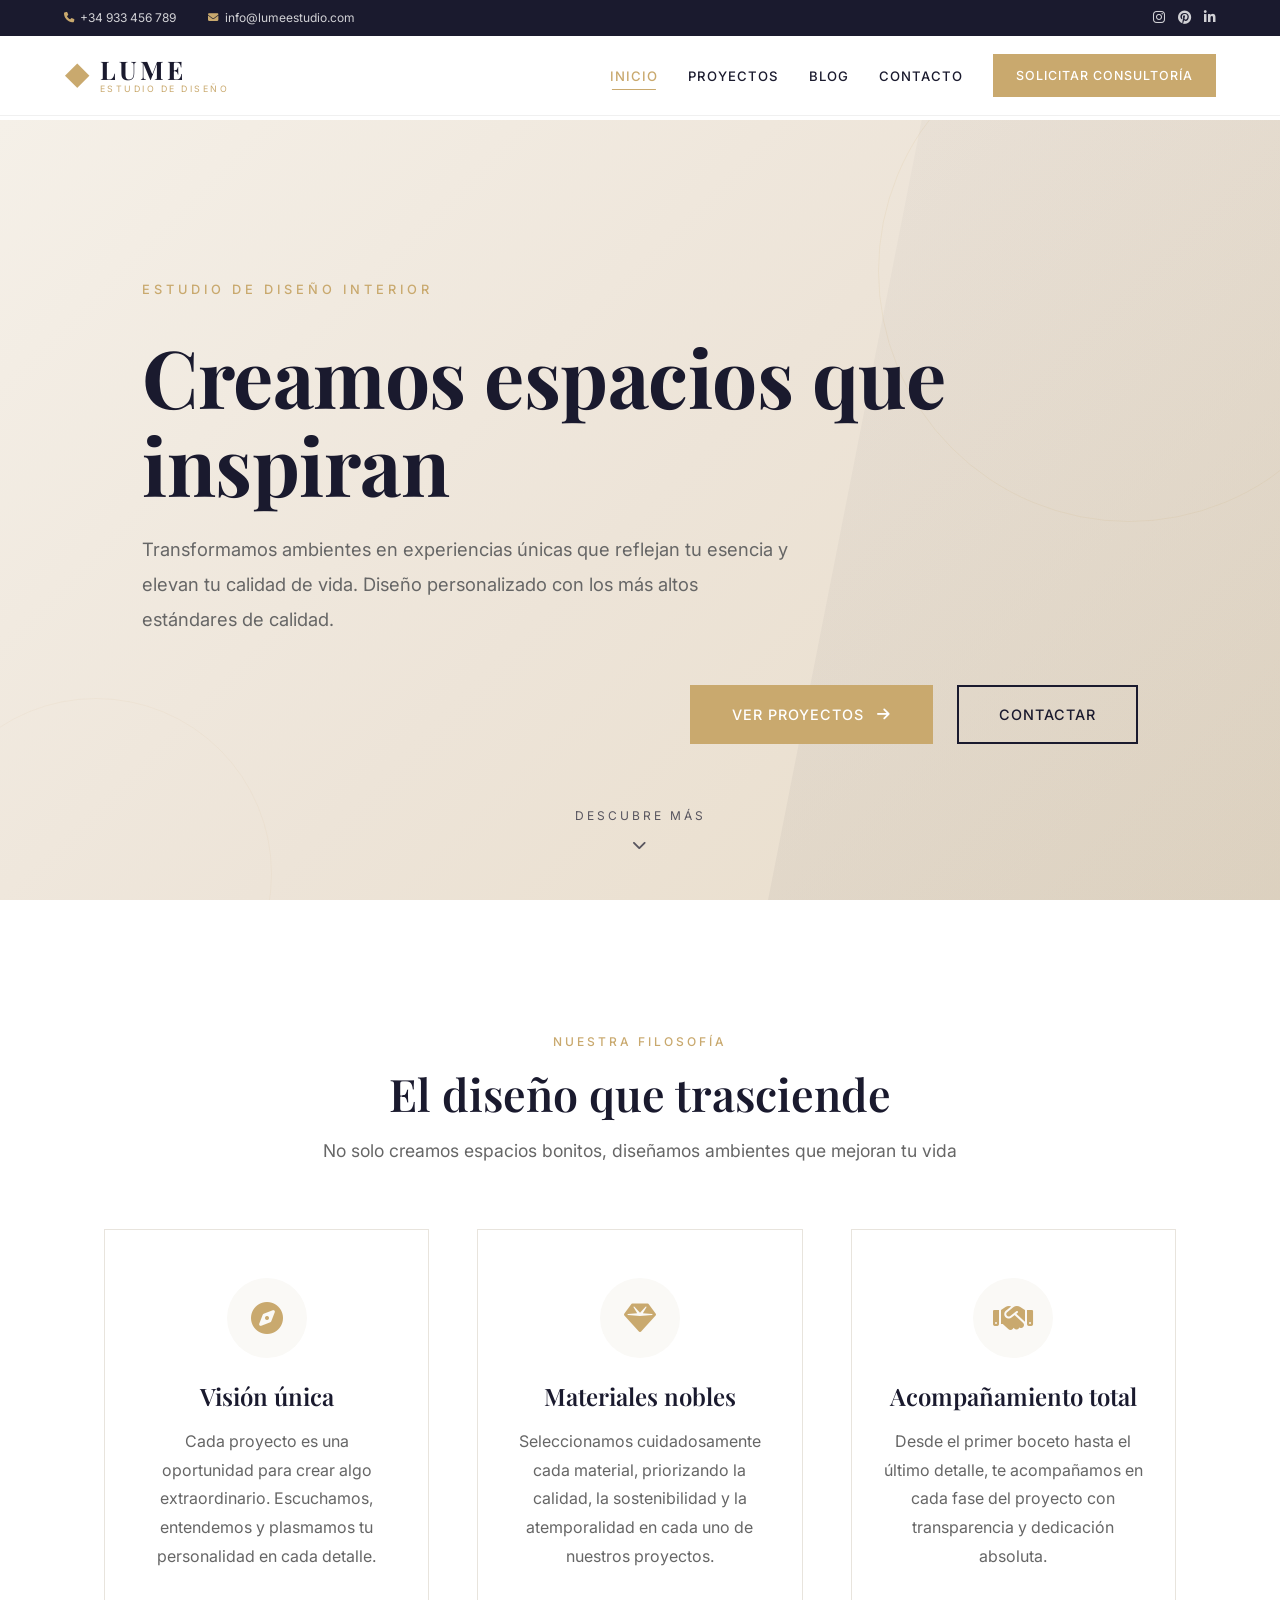
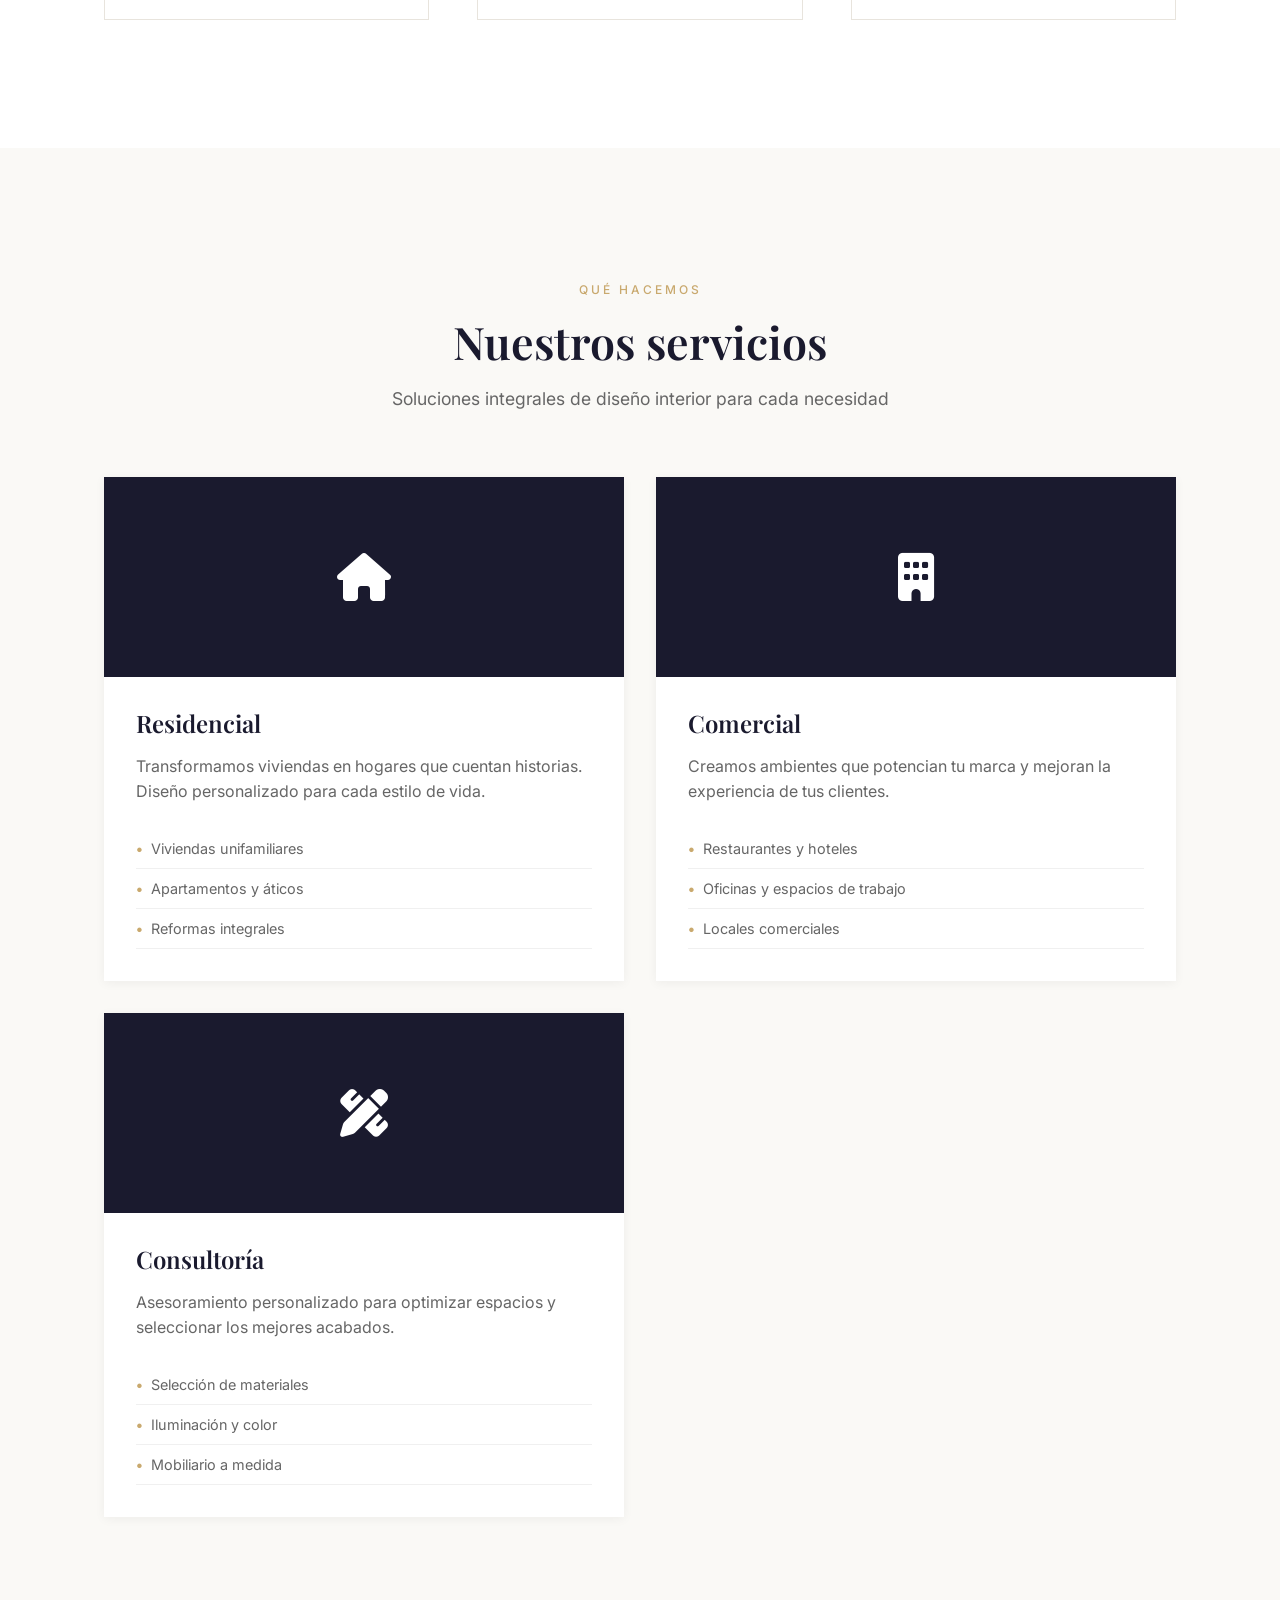
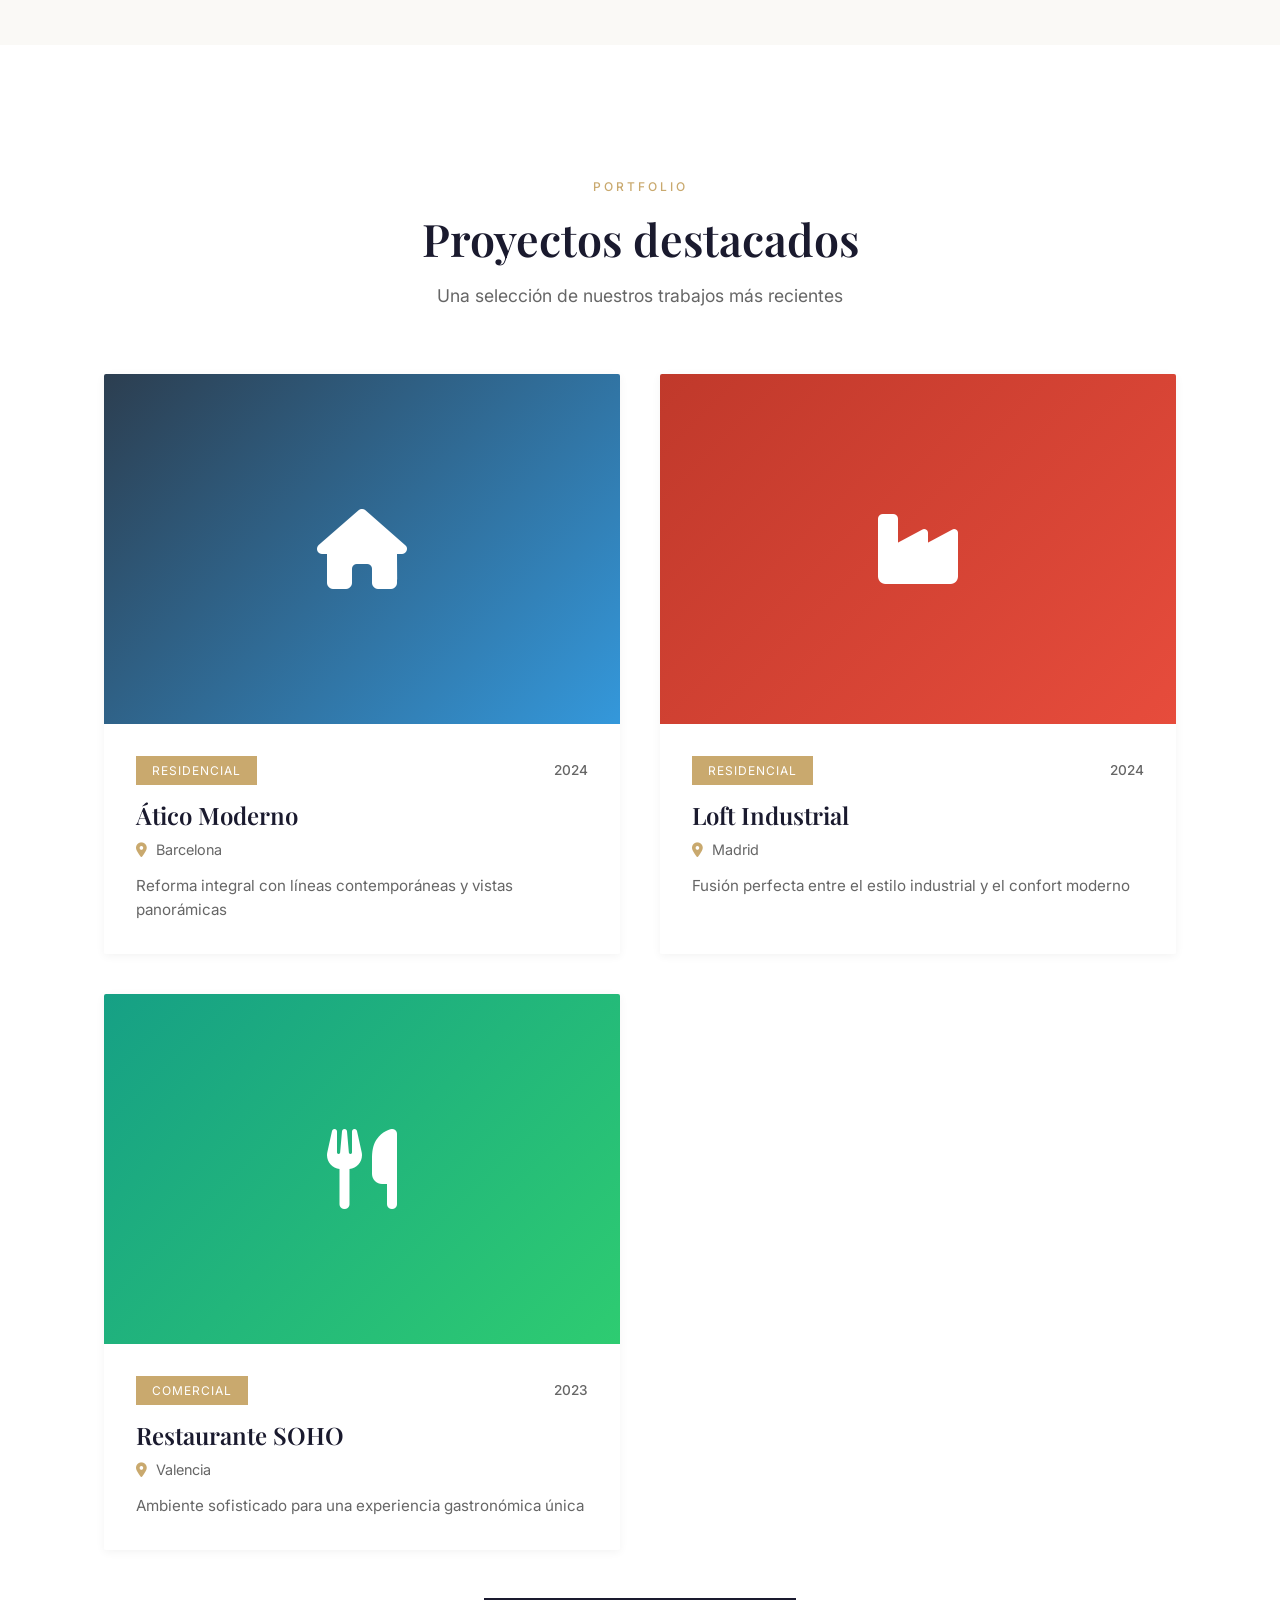
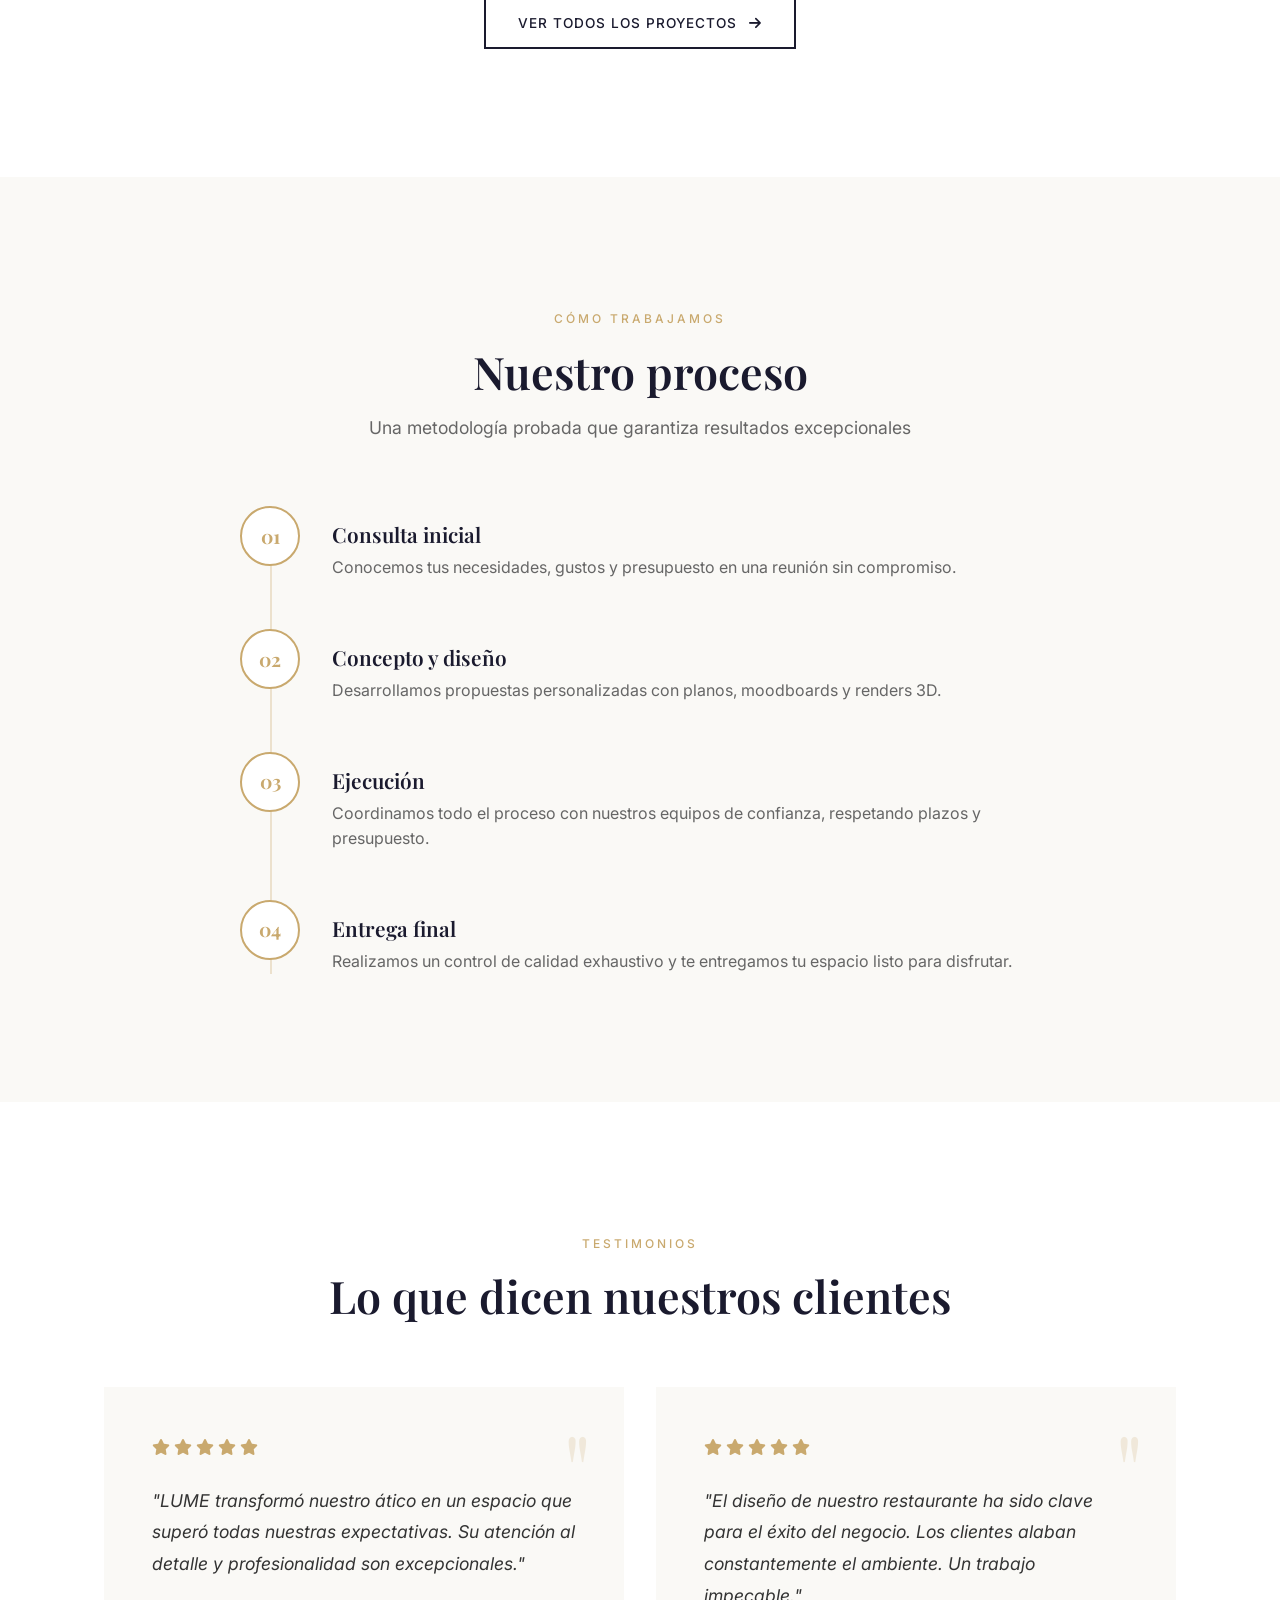
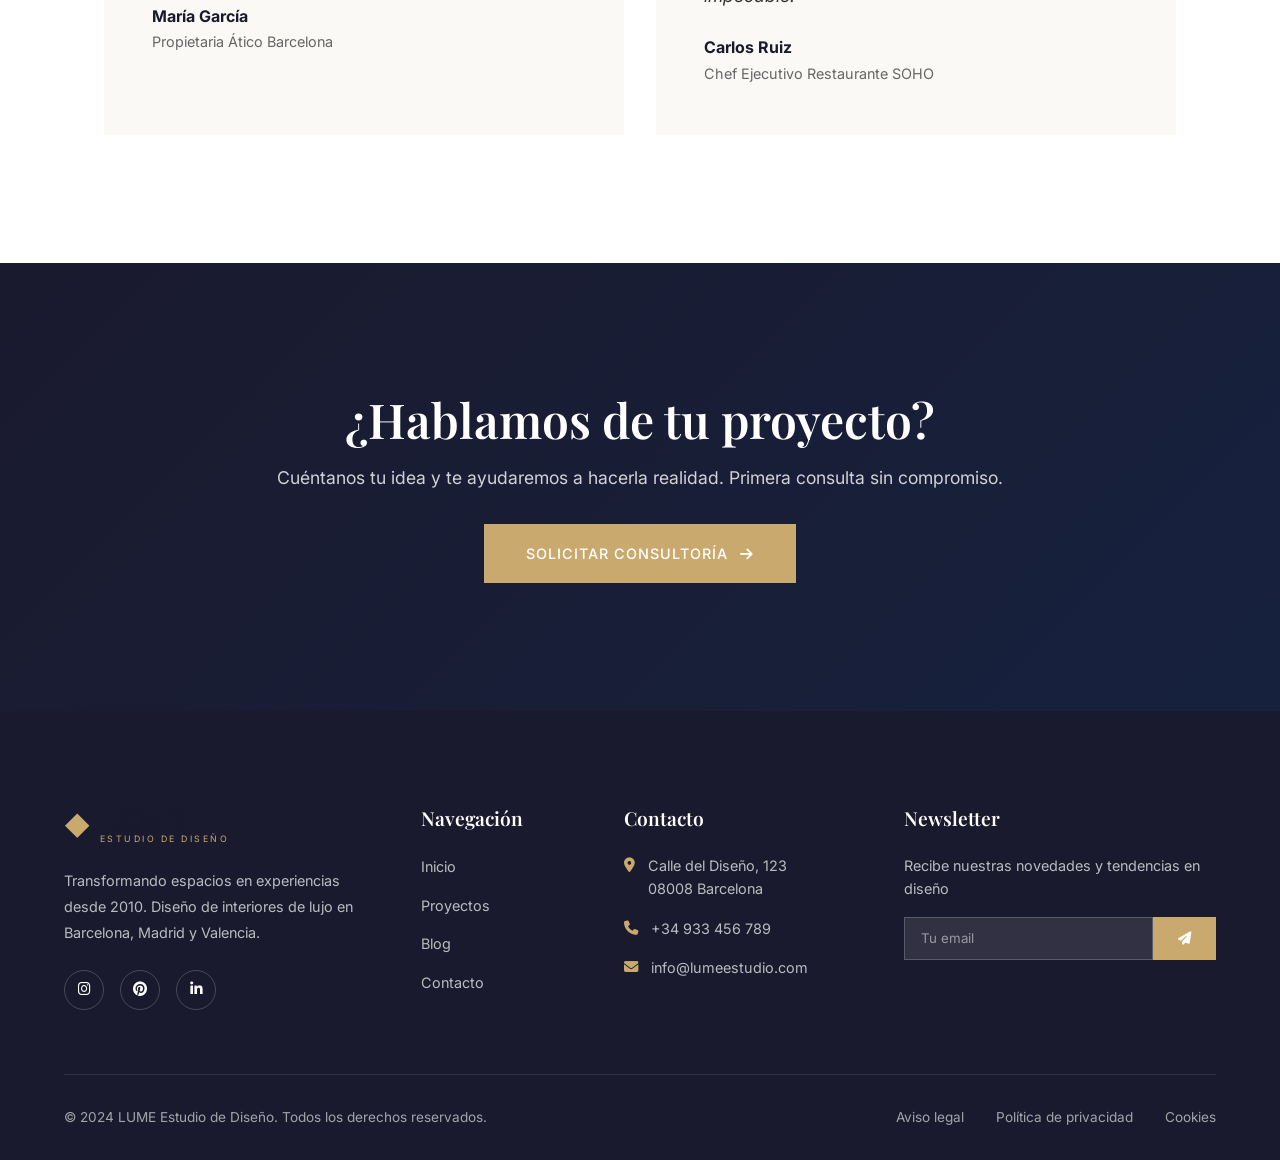
<file: index.html>
<!DOCTYPE html>
<html lang="es">
<head>
    <meta charset="UTF-8">
    <meta name="viewport" content="width=device-width, initial-scale=1.0">
    <meta name="description" content="LUME Estudio - Diseño de interiores de lujo. Transformamos espacios en experiencias únicas. Proyectos residenciales y comerciales.">
    <title>LUME Estudio | Diseño de Interiores de Lujo</title>
    <link rel="stylesheet" href="css/main.css">
    <link href="https://fonts.googleapis.com/css2?family=Playfair+Display:ital,wght@0,400;0,500;0,600;0,700;1,400&family=Inter:wght@300;400;500;600&display=swap" rel="stylesheet">
    <link rel="stylesheet" href="https://cdnjs.cloudflare.com/ajax/libs/font-awesome/6.4.0/css/all.min.css">
    <!-- Favicon -->
    <link rel="icon" type="image/svg+xml" href="favicon.svg"></head>
<body>
    <!-- Header Elegante -->
    <header class="header">
        <div class="header-top">
            <div class="header-top-content">
                <div class="header-contact">
                    <a href="tel:+34933456789"><i class="fas fa-phone"></i> +34 933 456 789</a>
                    <a href="mailto:info@lumeestudio.com"><i class="fas fa-envelope"></i> info@lumeestudio.com</a>
                </div>
                <div class="header-social">
                    <a href="#" aria-label="Instagram"><i class="fab fa-instagram"></i></a>
                    <a href="#" aria-label="Pinterest"><i class="fab fa-pinterest"></i></a>
                    <a href="#" aria-label="LinkedIn"><i class="fab fa-linkedin-in"></i></a>
                </div>
            </div>
        </div>
        
        <nav class="nav">
            <div class="nav-container">
                <div class="logo">
                    <a href="index.html">
                        <span class="logo-icon">◆</span>
                        <div class="logo-text">
                            <h1>LUME</h1>
                            <span class="logo-subtitle">ESTUDIO DE DISEÑO</span>
                        </div>
                    </a>
                </div>
                
                <ul class="nav-menu">
                    <li><a href="index.html" class="nav-link active">Inicio</a></li>
                    <li><a href="proyectos.html" class="nav-link">Proyectos</a></li>
                    <li><a href="blog.html" class="nav-link">Blog</a></li>
                    <li><a href="contacto.html" class="nav-link">Contacto</a></li>
                    <li class="nav-cta">
                        <a href="contacto.html" class="btn-nav">Solicitar consultoría</a>
                    </li>
                </ul>
                
                <button class="hamburger" aria-label="Menú">
                    <span class="hamburger-line"></span>
                    <span class="hamburger-line"></span>
                    <span class="hamburger-line"></span>
                </button>
            </div>
        </nav>
    </header>

    <main>
<!-- Hero Section -->
<section class="hero">
    <div class="hero-overlay"></div>
    <div class="hero-content">
        <span class="hero-tag">Estudio de diseño interior</span>
        <h2 class="hero-title">Creamos espacios que inspiran</h2>
        <p class="hero-description">Transformamos ambientes en experiencias únicas que reflejan tu esencia y elevan tu calidad de vida. Diseño personalizado con los más altos estándares de calidad.</p>
        <div class="hero-buttons">
            <a href="proyectos.html" class="btn-primary">
                <span>Ver proyectos</span>
                <i class="fas fa-arrow-right"></i>
            </a>
            <a href="contacto.html" class="btn-secondary">
                <span>Contactar</span>
            </a>
        </div>
    </div>
    <div class="hero-scroll">
        <span>Descubre más</span>
        <i class="fas fa-chevron-down"></i>
    </div>
</section>

        <!-- Sección de Valores / Filosofía -->
        <section class="filosofia">
            <div class="section-container">
                <div class="section-header">
                    <span class="section-tag">Nuestra filosofía</span>
                    <h3>El diseño que trasciende</h3>
                    <p>No solo creamos espacios bonitos, diseñamos ambientes que mejoran tu vida</p>
                </div>
                
                <div class="filosofia-grid">
                    <div class="filosofia-card">
                        <div class="filosofia-icon">
                            <i class="fas fa-compass"></i>
                        </div>
                        <h4>Visión única</h4>
                        <p>Cada proyecto es una oportunidad para crear algo extraordinario. Escuchamos, entendemos y plasmamos tu personalidad en cada detalle.</p>
                    </div>
                    
                    <div class="filosofia-card">
                        <div class="filosofia-icon">
                            <i class="fas fa-gem"></i>
                        </div>
                        <h4>Materiales nobles</h4>
                        <p>Seleccionamos cuidadosamente cada material, priorizando la calidad, la sostenibilidad y la atemporalidad en cada uno de nuestros proyectos.</p>
                    </div>
                    
                    <div class="filosofia-card">
                        <div class="filosofia-icon">
                            <i class="fas fa-handshake"></i>
                        </div>
                        <h4>Acompañamiento total</h4>
                        <p>Desde el primer boceto hasta el último detalle, te acompañamos en cada fase del proyecto con transparencia y dedicación absoluta.</p>
                    </div>
                </div>
            </div>
        </section>

        <!-- Servicios -->
        <section class="servicios">
            <div class="section-container">
                <div class="section-header">
                    <span class="section-tag">Qué hacemos</span>
                    <h3>Nuestros servicios</h3>
                    <p>Soluciones integrales de diseño interior para cada necesidad</p>
                </div>
                
                <div class="servicios-grid">
                    <div class="servicio-card">
                        <div class="servicio-imagen">
                            <i class="fas fa-home"></i>
                        </div>
                        <div class="servicio-content">
                            <h4>Residencial</h4>
                            <p>Transformamos viviendas en hogares que cuentan historias. Diseño personalizado para cada estilo de vida.</p>
                            <ul class="servicio-lista">
                                <li>Viviendas unifamiliares</li>
                                <li>Apartamentos y áticos</li>
                                <li>Reformas integrales</li>
                            </ul>
                        </div>
                    </div>
                    
                    <div class="servicio-card">
                        <div class="servicio-imagen">
                            <i class="fas fa-building"></i>
                        </div>
                        <div class="servicio-content">
                            <h4>Comercial</h4>
                            <p>Creamos ambientes que potencian tu marca y mejoran la experiencia de tus clientes.</p>
                            <ul class="servicio-lista">
                                <li>Restaurantes y hoteles</li>
                                <li>Oficinas y espacios de trabajo</li>
                                <li>Locales comerciales</li>
                            </ul>
                        </div>
                    </div>
                    
                    <div class="servicio-card">
                        <div class="servicio-imagen">
                            <i class="fas fa-pencil-ruler"></i>
                        </div>
                        <div class="servicio-content">
                            <h4>Consultoría</h4>
                            <p>Asesoramiento personalizado para optimizar espacios y seleccionar los mejores acabados.</p>
                            <ul class="servicio-lista">
                                <li>Selección de materiales</li>
                                <li>Iluminación y color</li>
                                <li>Mobiliario a medida</li>
                            </ul>
                        </div>
                    </div>
                </div>
            </div>
        </section>

        <!-- Proyectos Destacados -->
        <section class="proyectos-destacados">
            <div class="section-container">
                <div class="section-header">
                    <span class="section-tag">Portfolio</span>
                    <h3>Proyectos destacados</h3>
                    <p>Una selección de nuestros trabajos más recientes</p>
                </div>
                
                <div class="proyectos-destacados-grid">
                    <a href="proyectos/atico-moderno.html" class="proyecto-destacado-card">
                        <div class="proyecto-card-imagen">
                            <div class="proyecto-imagen-placeholder" style="background: linear-gradient(135deg, #2c3e50 0%, #3498db 100%);">
                                <i class="fas fa-home"></i>
                            </div>
                            <div class="proyecto-card-overlay">
                                <span>Ver proyecto completo</span>
                            </div>
                        </div>
                        <div class="proyecto-card-info">
                            <div class="proyecto-card-header">
                                <span class="categoria-badge">Residencial</span>
                                <span class="proyecto-ano">2024</span>
                            </div>
                            <h4>Ático Moderno</h4>
                            <p class="proyecto-ubicacion"><i class="fas fa-map-marker-alt"></i> Barcelona</p>
                            <p class="proyecto-descripcion">Reforma integral con líneas contemporáneas y vistas panorámicas</p>
                        </div>
                    </a>

                    <a href="proyectos/loft-industrial.html" class="proyecto-destacado-card">
                        <div class="proyecto-card-imagen">
                            <div class="proyecto-imagen-placeholder" style="background: linear-gradient(135deg, #c0392b 0%, #e74c3c 100%);">
                                <i class="fas fa-industry"></i>
                            </div>
                            <div class="proyecto-card-overlay">
                                <span>Ver proyecto completo</span>
                            </div>
                        </div>
                        <div class="proyecto-card-info">
                            <div class="proyecto-card-header">
                                <span class="categoria-badge">Residencial</span>
                                <span class="proyecto-ano">2024</span>
                            </div>
                            <h4>Loft Industrial</h4>
                            <p class="proyecto-ubicacion"><i class="fas fa-map-marker-alt"></i> Madrid</p>
                            <p class="proyecto-descripcion">Fusión perfecta entre el estilo industrial y el confort moderno</p>
                        </div>
                    </a>

                    <a href="proyectos/restaurante-soho.html" class="proyecto-destacado-card">
                        <div class="proyecto-card-imagen">
                            <div class="proyecto-imagen-placeholder" style="background: linear-gradient(135deg, #16a085 0%, #2ecc71 100%);">
                                <i class="fas fa-utensils"></i>
                            </div>
                            <div class="proyecto-card-overlay">
                                <span>Ver proyecto completo</span>
                            </div>
                        </div>
                        <div class="proyecto-card-info">
                            <div class="proyecto-card-header">
                                <span class="categoria-badge">Comercial</span>
                                <span class="proyecto-ano">2023</span>
                            </div>
                            <h4>Restaurante SOHO</h4>
                            <p class="proyecto-ubicacion"><i class="fas fa-map-marker-alt"></i> Valencia</p>
                            <p class="proyecto-descripcion">Ambiente sofisticado para una experiencia gastronómica única</p>
                        </div>
                    </a>
                </div>
                
                <div class="section-cta">
                    <a href="proyectos.html" class="btn-outline">
                        Ver todos los proyectos <i class="fas fa-arrow-right"></i>
                    </a>
                </div>
            </div>
        </section>

        <!-- Proceso de Trabajo -->
        <section class="proceso">
            <div class="section-container">
                <div class="section-header">
                    <span class="section-tag">Cómo trabajamos</span>
                    <h3>Nuestro proceso</h3>
                    <p>Una metodología probada que garantiza resultados excepcionales</p>
                </div>
                
                <div class="proceso-timeline">
                    <div class="proceso-paso">
                        <div class="paso-numero">01</div>
                        <div class="paso-content">
                            <h4>Consulta inicial</h4>
                            <p>Conocemos tus necesidades, gustos y presupuesto en una reunión sin compromiso.</p>
                        </div>
                    </div>
                    
                    <div class="proceso-paso">
                        <div class="paso-numero">02</div>
                        <div class="paso-content">
                            <h4>Concepto y diseño</h4>
                            <p>Desarrollamos propuestas personalizadas con planos, moodboards y renders 3D.</p>
                        </div>
                    </div>
                    
                    <div class="proceso-paso">
                        <div class="paso-numero">03</div>
                        <div class="paso-content">
                            <h4>Ejecución</h4>
                            <p>Coordinamos todo el proceso con nuestros equipos de confianza, respetando plazos y presupuesto.</p>
                        </div>
                    </div>
                    
                    <div class="proceso-paso">
                        <div class="paso-numero">04</div>
                        <div class="paso-content">
                            <h4>Entrega final</h4>
                            <p>Realizamos un control de calidad exhaustivo y te entregamos tu espacio listo para disfrutar.</p>
                        </div>
                    </div>
                </div>
            </div>
        </section>

        <!-- Testimonios -->
        <section class="testimonios">
            <div class="section-container">
                <div class="section-header">
                    <span class="section-tag">Testimonios</span>
                    <h3>Lo que dicen nuestros clientes</h3>
                </div>
                
                <div class="testimonios-grid">
                    <div class="testimonio-card">
                        <div class="testimonio-stars">
                            <i class="fas fa-star"></i>
                            <i class="fas fa-star"></i>
                            <i class="fas fa-star"></i>
                            <i class="fas fa-star"></i>
                            <i class="fas fa-star"></i>
                        </div>
                        <p class="testimonio-texto">"LUME transformó nuestro ático en un espacio que superó todas nuestras expectativas. Su atención al detalle y profesionalidad son excepcionales."</p>
                        <div class="testimonio-autor">
                            <strong>María García</strong>
                            <span>Propietaria Ático Barcelona</span>
                        </div>
                    </div>
                    
                    <div class="testimonio-card">
                        <div class="testimonio-stars">
                            <i class="fas fa-star"></i>
                            <i class="fas fa-star"></i>
                            <i class="fas fa-star"></i>
                            <i class="fas fa-star"></i>
                            <i class="fas fa-star"></i>
                        </div>
                        <p class="testimonio-texto">"El diseño de nuestro restaurante ha sido clave para el éxito del negocio. Los clientes alaban constantemente el ambiente. Un trabajo impecable."</p>
                        <div class="testimonio-autor">
                            <strong>Carlos Ruiz</strong>
                            <span>Chef Ejecutivo Restaurante SOHO</span>
                        </div>
                    </div>
                </div>
            </div>
        </section>

        <!-- CTA Final -->
        <section class="cta-final">
            <div class="section-container">
                <div class="cta-content">
                    <h3>¿Hablamos de tu proyecto?</h3>
                    <p>Cuéntanos tu idea y te ayudaremos a hacerla realidad. Primera consulta sin compromiso.</p>
                    <a href="contacto.html" class="btn-primary">
                        <span>Solicitar consultoría</span>
                        <i class="fas fa-arrow-right"></i>
                    </a>
                </div>
            </div>
        </section>
    </main>

    <!-- Footer Premium -->
    <footer class="footer">
        <div class="footer-grid">
            <div class="footer-brand">
                <div class="logo">
                    <a href="index.html">
                        <span class="logo-icon">◆</span>
                        <div class="logo-text">
                            <h1>LUME</h1>
                            <span class="logo-subtitle">ESTUDIO DE DISEÑO</span>
                        </div>
                    </a>
                </div>
                <p>Transformando espacios en experiencias desde 2010. Diseño de interiores de lujo en Barcelona, Madrid y Valencia.</p>
                <div class="footer-social">
                    <a href="#" aria-label="Instagram"><i class="fab fa-instagram"></i></a>
                    <a href="#" aria-label="Pinterest"><i class="fab fa-pinterest"></i></a>
                    <a href="#" aria-label="LinkedIn"><i class="fab fa-linkedin-in"></i></a>
                </div>
            </div>
            
            <div class="footer-nav">
                <h4>Navegación</h4>
                <ul>
                    <li><a href="index.html">Inicio</a></li>
                    <li><a href="proyectos.html">Proyectos</a></li>
                    <li><a href="blog.html">Blog</a></li>
                    <li><a href="contacto.html">Contacto</a></li>
                </ul>
            </div>
            
            <div class="footer-contact">
                <h4>Contacto</h4>
                <ul>
                    <li><i class="fas fa-map-marker-alt"></i> Calle del Diseño, 123<br>08008 Barcelona</li>
                    <li><i class="fas fa-phone"></i> <a href="tel:+34933456789">+34 933 456 789</a></li>
                    <li><i class="fas fa-envelope"></i> <a href="mailto:info@lumeestudio.com">info@lumeestudio.com</a></li>
                </ul>
            </div>
            
            <div class="footer-newsletter">
                <h4>Newsletter</h4>
                <p>Recibe nuestras novedades y tendencias en diseño</p>
                <form class="newsletter-form">
                    <input type="email" placeholder="Tu email" required>
                    <button type="submit"><i class="fas fa-paper-plane"></i></button>
                </form>
            </div>
        </div>
        
        <div class="footer-bottom">
            <div class="footer-bottom-content">
                <p>&copy; 2024 LUME Estudio de Diseño. Todos los derechos reservados.</p>
                <div class="footer-legal">
                    <a href="#">Aviso legal</a>
                    <a href="#">Política de privacidad</a>
                    <a href="#">Cookies</a>
                </div>
            </div>
        </div>
    </footer>

    <script src="js/main.js"></script>
</body>
</html>
</file>
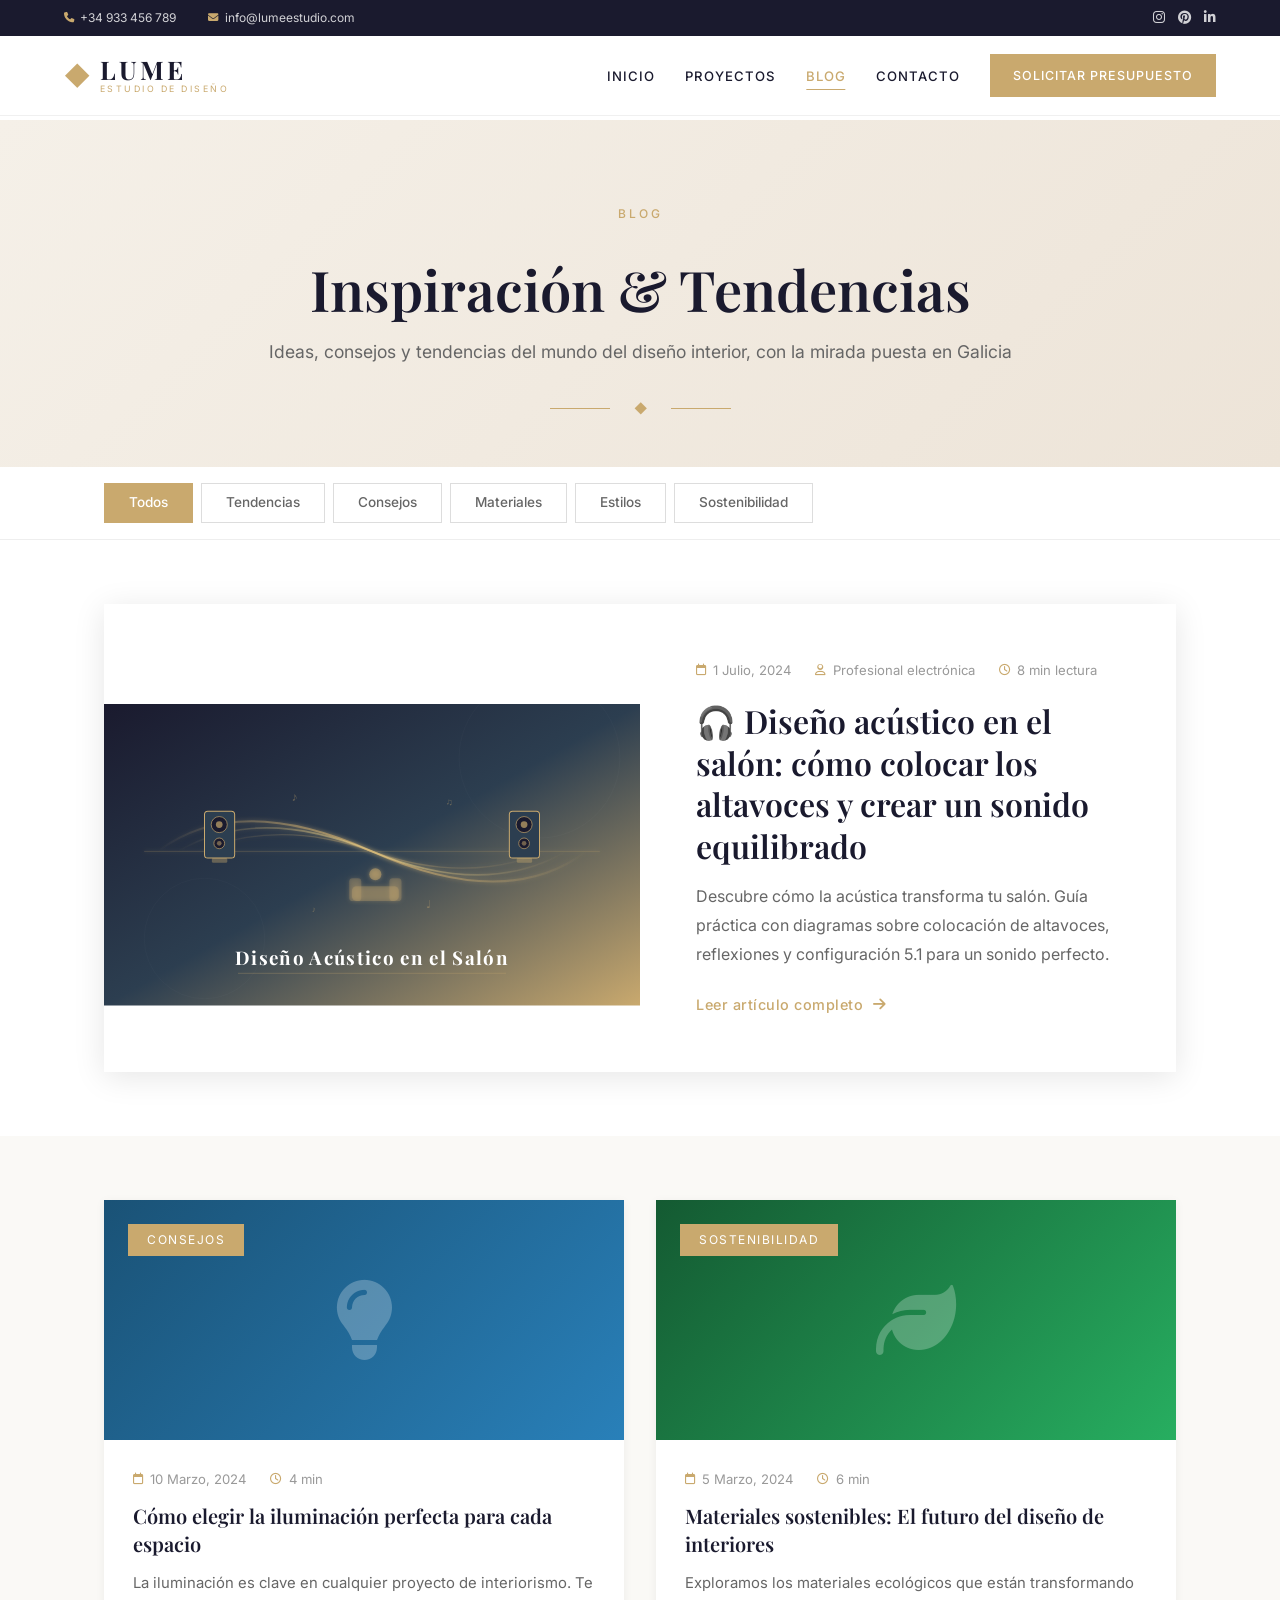
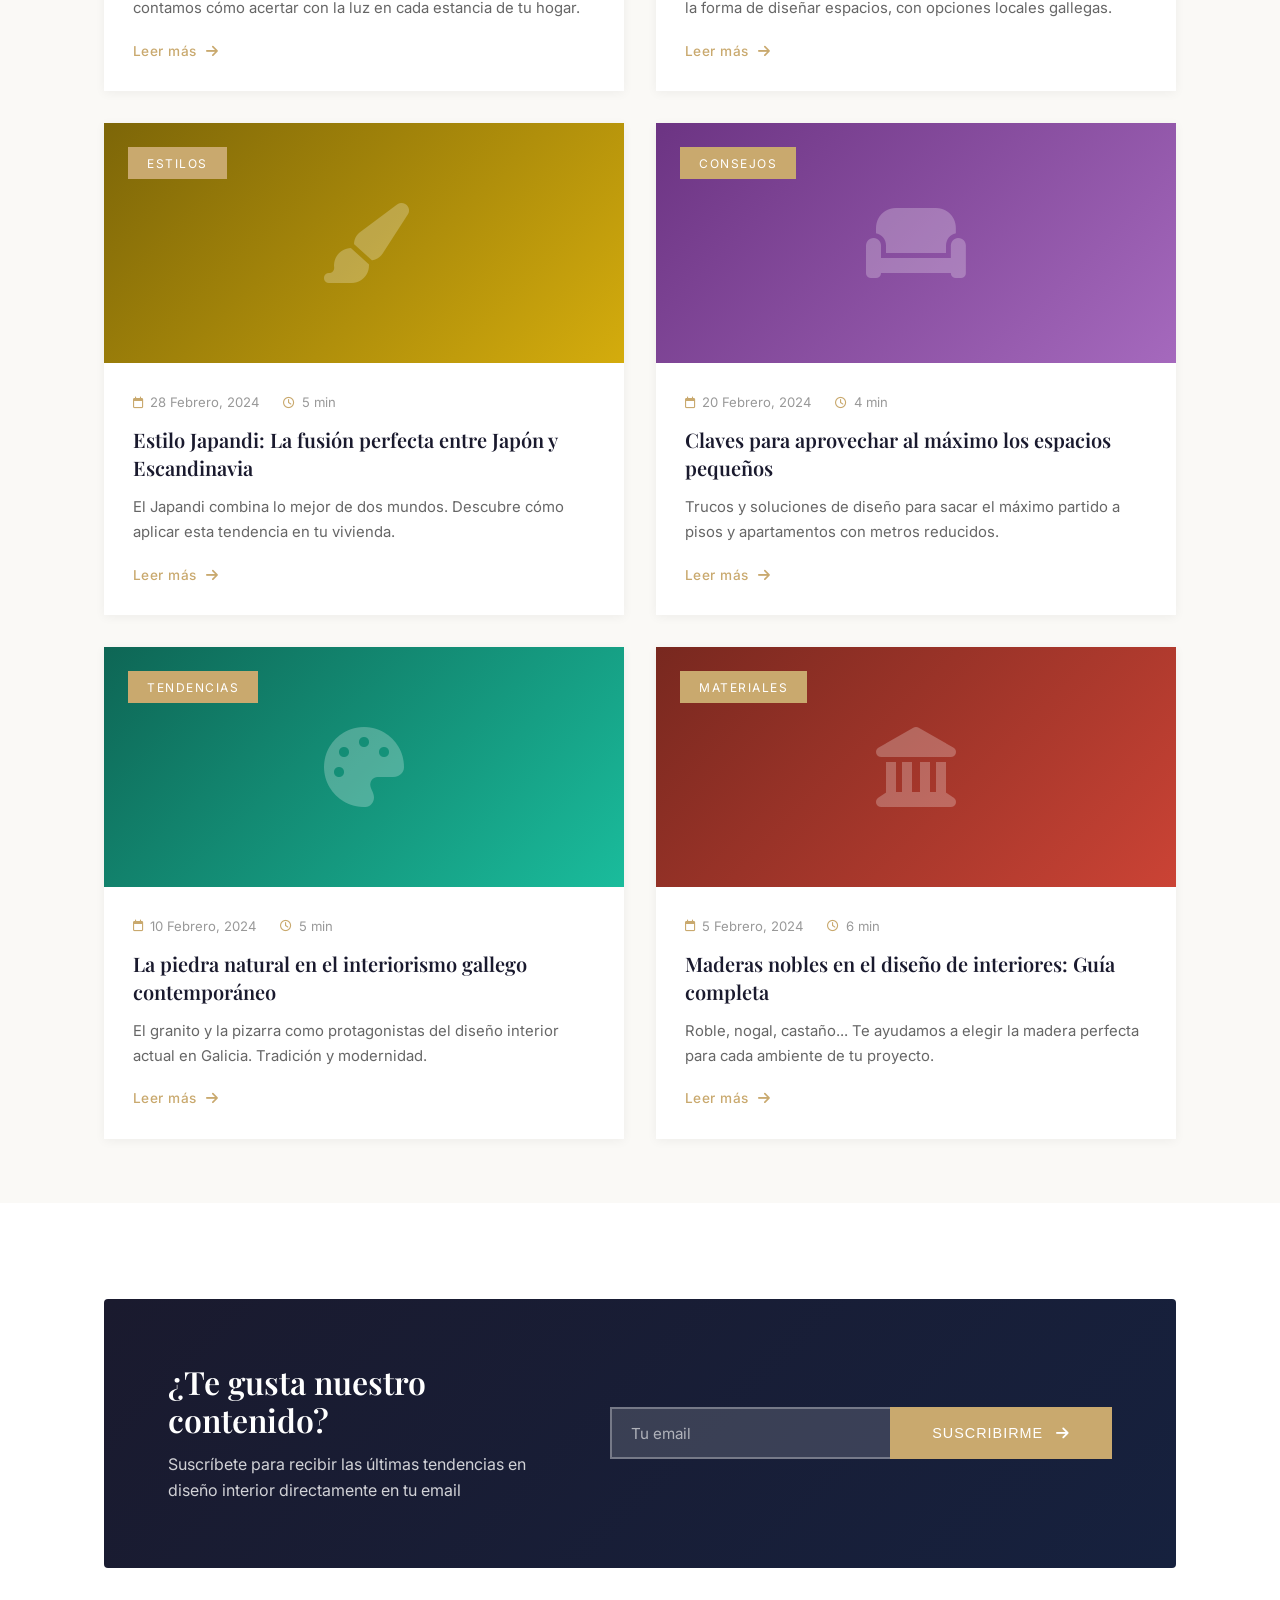
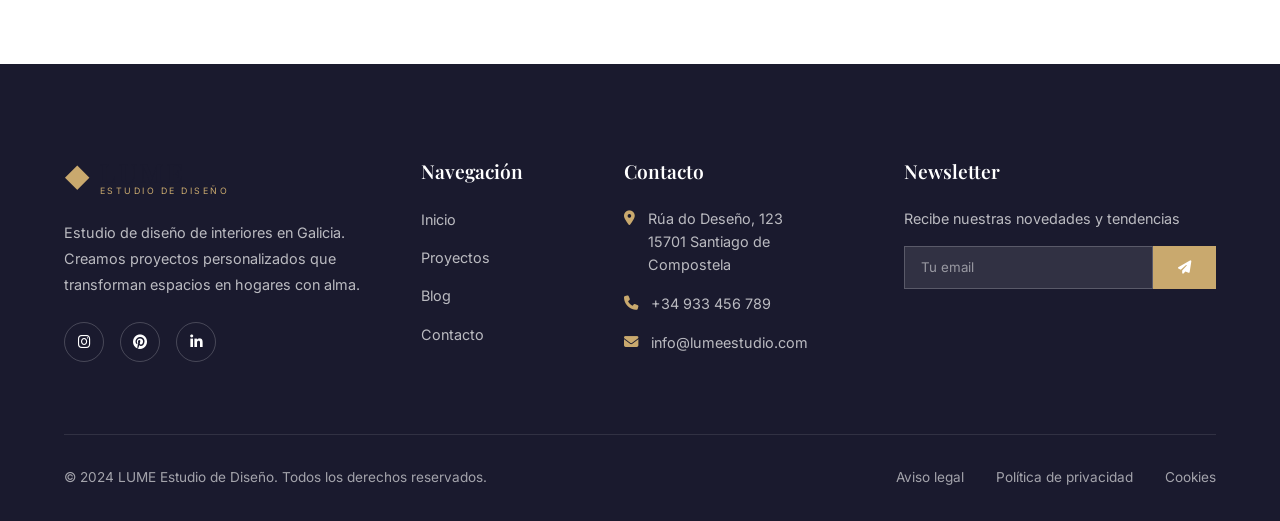
<file: blog.html>
<!DOCTYPE html>
<html lang="es">
<head>
    <meta charset="UTF-8">
    <meta name="viewport" content="width=device-width, initial-scale=1.0">
    <meta name="description" content="Blog de LUME Estudio - Tendencias, consejos e inspiración sobre diseño de interiores en Galicia.">
    <title>Blog | LUME Estudio de Diseño Interior</title>
    <link rel="stylesheet" href="css/main.css">
    <link rel="icon" type="image/svg+xml" href="favicon.svg">
    <link href="https://fonts.googleapis.com/css2?family=Playfair+Display:ital,wght@0,400;0,500;0,600;0,700;1,400&family=Inter:wght@300;400;500;600&display=swap" rel="stylesheet">
    <link rel="stylesheet" href="https://cdnjs.cloudflare.com/ajax/libs/font-awesome/6.4.0/css/all.min.css">
</head>
<body>
    <header class="header">
        <div class="header-top">
            <div class="header-top-content">
                <div class="header-contact">
                    <a href="tel:+34933456789"><i class="fas fa-phone"></i> +34 933 456 789</a>
                    <a href="mailto:info@lumeestudio.com"><i class="fas fa-envelope"></i> info@lumeestudio.com</a>
                </div>
                <div class="header-social">
                    <a href="#" aria-label="Instagram"><i class="fab fa-instagram"></i></a>
                    <a href="#" aria-label="Pinterest"><i class="fab fa-pinterest"></i></a>
                    <a href="#" aria-label="LinkedIn"><i class="fab fa-linkedin-in"></i></a>
                </div>
            </div>
        </div>
        
        <nav class="nav">
            <div class="nav-container">
                <div class="logo">
                    <a href="index.html">
                        <span class="logo-icon">◆</span>
                        <div class="logo-text">
                            <h1>LUME</h1>
                            <span class="logo-subtitle">ESTUDIO DE DISEÑO</span>
                        </div>
                    </a>
                </div>
                
                <ul class="nav-menu">
                    <li><a href="index.html" class="nav-link">Inicio</a></li>
                    <li><a href="proyectos.html" class="nav-link">Proyectos</a></li>
                    <li><a href="blog.html" class="nav-link active">Blog</a></li>
                    <li><a href="contacto.html" class="nav-link">Contacto</a></li>
                    <li class="nav-cta">
                        <a href="contacto.html" class="btn-nav">Solicitar presupuesto</a>
                    </li>
                </ul>
                
                <button class="hamburger" aria-label="Menú">
                    <span class="hamburger-line"></span>
                    <span class="hamburger-line"></span>
                    <span class="hamburger-line"></span>
                </button>
            </div>
        </nav>
    </header>

    <main>
        <!-- Page Header -->
        <section class="page-header">
            <div class="page-header-content">
                <span class="section-tag">Blog</span>
                <h2>Inspiración & Tendencias</h2>
                <p>Ideas, consejos y tendencias del mundo del diseño interior, con la mirada puesta en Galicia</p>
            </div>
            <div class="page-header-decoration">
                <span class="decor-line"></span>
                <span class="decor-diamond">◆</span>
                <span class="decor-line"></span>
            </div>
        </section>

        <!-- Categorías -->
        <div class="blog-categorias">
            <div class="section-container">
                <div class="categorias-scroll">
                    <a href="#" class="categoria-btn active" data-filtro="todos">Todos</a>
                    <a href="#" class="categoria-btn" data-filtro="tendencias">Tendencias</a>
                    <a href="#" class="categoria-btn" data-filtro="consejos">Consejos</a>
                    <a href="#" class="categoria-btn" data-filtro="materiales">Materiales</a>
                    <a href="#" class="categoria-btn" data-filtro="estilos">Estilos</a>
                    <a href="#" class="categoria-btn" data-filtro="sostenibilidad">Sostenibilidad</a>
                </div>
            </div>
        </div>

        <!-- Artículo Destacado con SVG de portada -->
        <section class="blog-destacado-section" id="blogDestacado">
            <div class="section-container">
                <article class="blog-destacado" data-categoria="consejos">
                    <div class="blog-destacado-imagen">
                        <!-- SVG de portada acústica -->
                        <svg viewBox="0 0 800 400" xmlns="http://www.w3.org/2000/svg" style="width: 100%; height: 100%; position: absolute; top: 0; left: 0;">
                            <defs>
                                <linearGradient id="fondoBlog" x1="0%" y1="0%" x2="100%" y2="100%">
                                    <stop offset="0%" style="stop-color:#1a1a2e"/>
                                    <stop offset="50%" style="stop-color:#2c3e50"/>
                                    <stop offset="100%" style="stop-color:#c9a96e"/>
                                </linearGradient>
                                <linearGradient id="onda1b" x1="0%" y1="0%" x2="100%" y2="0%">
                                    <stop offset="0%" style="stop-color:#c9a96e;stop-opacity:0"/>
                                    <stop offset="50%" style="stop-color:#c9a96e;stop-opacity:0.8"/>
                                    <stop offset="100%" style="stop-color:#c9a96e;stop-opacity:0"/>
                                </linearGradient>
                                <linearGradient id="onda2b" x1="0%" y1="0%" x2="100%" y2="0%">
                                    <stop offset="0%" style="stop-color:#c9a96e;stop-opacity:0"/>
                                    <stop offset="50%" style="stop-color:#f0d78c;stop-opacity:0.6"/>
                                    <stop offset="100%" style="stop-color:#c9a96e;stop-opacity:0"/>
                                </linearGradient>
                                <linearGradient id="onda3b" x1="0%" y1="0%" x2="100%" y2="0%">
                                    <stop offset="0%" style="stop-color:#c9a96e;stop-opacity:0"/>
                                    <stop offset="50%" style="stop-color:#c9a96e;stop-opacity:0.4"/>
                                    <stop offset="100%" style="stop-color:#c9a96e;stop-opacity:0"/>
                                </linearGradient>
                                <filter id="glowb">
                                    <feGaussianBlur stdDeviation="3" result="coloredBlur"/>
                                    <feMerge>
                                        <feMergeNode in="coloredBlur"/>
                                        <feMergeNode in="SourceGraphic"/>
                                    </feMerge>
                                </filter>
                            </defs>
                            <rect width="800" height="450" fill="url(#fondoBlog)"/>
                            <circle cx="650" cy="80" r="120" fill="none" stroke="rgba(255,255,255,0.03)" stroke-width="1"/>
                            <circle cx="150" cy="350" r="90" fill="none" stroke="rgba(255,255,255,0.03)" stroke-width="1"/>
                            <g filter="url(#glowb)">
                                <path d="M 80 220 Q 200 130 400 220 T 720 220" fill="none" stroke="url(#onda1b)" stroke-width="3"/>
                                <path d="M 110 220 Q 230 150 400 220 T 690 220" fill="none" stroke="url(#onda2b)" stroke-width="2.5"/>
                                <path d="M 140 220 Q 260 170 400 220 T 660 220" fill="none" stroke="url(#onda3b)" stroke-width="2"/>
                                <line x1="60" y1="220" x2="740" y2="220" stroke="#c9a96e" stroke-width="1" opacity="0.3"/>
                            </g>
                            <!-- Altavoz L -->
                            <g transform="translate(150, 160)">
                                <rect x="0" y="0" width="45" height="70" rx="5" fill="#2c3e50" stroke="#c9a96e" stroke-width="1.5"/>
                                <circle cx="22" cy="20" r="12" fill="#1a1a2e" stroke="#c9a96e" stroke-width="1"/>
                                <circle cx="22" cy="20" r="5" fill="#c9a96e" opacity="0.7"/>
                                <circle cx="22" cy="48" r="8" fill="#1a1a2e" stroke="#c9a96e" stroke-width="1"/>
                                <circle cx="22" cy="48" r="3.5" fill="#c9a96e" opacity="0.5"/>
                                <rect x="11" y="70" width="23" height="7" rx="2" fill="#c9a96e" opacity="0.4"/>
                            </g>
                            <!-- Altavoz R -->
                            <g transform="translate(605, 160)">
                                <rect x="0" y="0" width="45" height="70" rx="5" fill="#2c3e50" stroke="#c9a96e" stroke-width="1.5"/>
                                <circle cx="22" cy="20" r="12" fill="#1a1a2e" stroke="#c9a96e" stroke-width="1"/>
                                <circle cx="22" cy="20" r="5" fill="#c9a96e" opacity="0.7"/>
                                <circle cx="22" cy="48" r="8" fill="#1a1a2e" stroke="#c9a96e" stroke-width="1"/>
                                <circle cx="22" cy="48" r="3.5" fill="#c9a96e" opacity="0.5"/>
                                <rect x="11" y="70" width="23" height="7" rx="2" fill="#c9a96e" opacity="0.4"/>
                            </g>
                            <!-- Sofá + oyente -->
                            <g transform="translate(370, 260)" filter="url(#glowb)">
                                <rect x="0" y="12" width="70" height="22" rx="7" fill="#c9a96e" opacity="0.3"/>
                                <rect x="-4" y="0" width="18" height="34" rx="5" fill="#c9a96e" opacity="0.25"/>
                                <rect x="56" y="0" width="18" height="34" rx="5" fill="#c9a96e" opacity="0.25"/>
                                <circle cx="35" cy="-6" r="9" fill="#c9a96e" opacity="0.5"/>
                            </g>
                            <!-- Notas -->
                            <g fill="#c9a96e" opacity="0.4">
                                <text x="280" y="145" font-size="18" font-family="serif">♪</text>
                                <text x="510" y="150" font-size="14" font-family="serif">♫</text>
                                <text x="310" y="310" font-size="12" font-family="serif">♪</text>
                                <text x="480" y="305" font-size="16" font-family="serif">♩</text>
                            </g>
                            <!-- Título en la imagen -->
                            <text x="400" y="390" text-anchor="middle" font-family="'Playfair Display', serif" font-size="28" fill="white" font-weight="700" letter-spacing="2">Diseño Acústico en el Salón</text>
                            <line x1="200" y1="402" x2="600" y2="402" stroke="#c9a96e" stroke-width="1" opacity="0.4"/>
                        </svg>
                    </div>
                    <div class="blog-destacado-content">
                        <div class="blog-meta">
                            <span><i class="far fa-calendar"></i> 1 Julio, 2024</span>
                            <span><i class="far fa-user"></i> Profesional electrónica</span>
                            <span><i class="far fa-clock"></i> 8 min lectura</span>
                        </div>
                        <h3>🎧 Diseño acústico en el salón: cómo colocar los altavoces y crear un sonido equilibrado</h3>
                        <p>Descubre cómo la acústica transforma tu salón. Guía práctica con diagramas sobre colocación de altavoces, reflexiones y configuración 5.1 para un sonido perfecto.</p>
                        <a href="blog/acustica-salon.html" class="btn-leer-mas">
                            Leer artículo completo <i class="fas fa-arrow-right"></i>
                        </a>
                    </div>
                </article>
            </div>
        </section>

        <!-- Grid de Artículos -->
        <section class="blog-grid-section">
            <div class="section-container">
                <div class="blog-grid" id="blogGrid">
                    <!-- Artículo 1 - Consejos -->
                    <article class="blog-card" data-categoria="consejos">
                        <div class="blog-card-imagen">
                            <div class="blog-placeholder" style="background: linear-gradient(135deg, #1a5276 0%, #2980b9 100%);">
                                <i class="fas fa-lightbulb"></i>
                            </div>
                            <span class="blog-categoria-badge">Consejos</span>
                        </div>
                        <div class="blog-card-content">
                            <div class="blog-meta">
                                <span><i class="far fa-calendar"></i> 10 Marzo, 2024</span>
                                <span><i class="far fa-clock"></i> 4 min</span>
                            </div>
                            <h4>Cómo elegir la iluminación perfecta para cada espacio</h4>
                            <p>La iluminación es clave en cualquier proyecto de interiorismo. Te contamos cómo acertar con la luz en cada estancia de tu hogar.</p>
                            <a href="blog/iluminacion-perfecta.html" class="btn-leer-mas">
                                Leer más <i class="fas fa-arrow-right"></i>
                            </a>
                        </div>
                    </article>

                    <!-- Artículo 2 - Sostenibilidad -->
                    <article class="blog-card" data-categoria="sostenibilidad">
                        <div class="blog-card-imagen">
                            <div class="blog-placeholder" style="background: linear-gradient(135deg, #145a32 0%, #27ae60 100%);">
                                <i class="fas fa-leaf"></i>
                            </div>
                            <span class="blog-categoria-badge">Sostenibilidad</span>
                        </div>
                        <div class="blog-card-content">
                            <div class="blog-meta">
                                <span><i class="far fa-calendar"></i> 5 Marzo, 2024</span>
                                <span><i class="far fa-clock"></i> 6 min</span>
                            </div>
                            <h4>Materiales sostenibles: El futuro del diseño de interiores</h4>
                            <p>Exploramos los materiales ecológicos que están transformando la forma de diseñar espacios, con opciones locales gallegas.</p>
                            <a href="blog/materiales-sostenibles.html" class="btn-leer-mas">
                                Leer más <i class="fas fa-arrow-right"></i>
                            </a>
                        </div>
                    </article>

                    <!-- Artículo 3 - Estilos -->
                    <article class="blog-card" data-categoria="estilos">
                        <div class="blog-card-imagen">
                            <div class="blog-placeholder" style="background: linear-gradient(135deg, #7d6608 0%, #d4ac0d 100%);">
                                <i class="fas fa-paint-brush"></i>
                            </div>
                            <span class="blog-categoria-badge">Estilos</span>
                        </div>
                        <div class="blog-card-content">
                            <div class="blog-meta">
                                <span><i class="far fa-calendar"></i> 28 Febrero, 2024</span>
                                <span><i class="far fa-clock"></i> 5 min</span>
                            </div>
                            <h4>Estilo Japandi: La fusión perfecta entre Japón y Escandinavia</h4>
                            <p>El Japandi combina lo mejor de dos mundos. Descubre cómo aplicar esta tendencia en tu vivienda.</p>
                            <a href="blog/estilo-japandi.html" class="btn-leer-mas">
                                Leer más <i class="fas fa-arrow-right"></i>
                            </a>
                        </div>
                    </article>

                    <!-- Artículo 4 - Consejos -->
                    <article class="blog-card" data-categoria="consejos">
                        <div class="blog-card-imagen">
                            <div class="blog-placeholder" style="background: linear-gradient(135deg, #6c3483 0%, #a569bd 100%);">
                                <i class="fas fa-couch"></i>
                            </div>
                            <span class="blog-categoria-badge">Consejos</span>
                        </div>
                        <div class="blog-card-content">
                            <div class="blog-meta">
                                <span><i class="far fa-calendar"></i> 20 Febrero, 2024</span>
                                <span><i class="far fa-clock"></i> 4 min</span>
                            </div>
                            <h4>Claves para aprovechar al máximo los espacios pequeños</h4>
                            <p>Trucos y soluciones de diseño para sacar el máximo partido a pisos y apartamentos con metros reducidos.</p>
                            <a href="blog/espacios-pequenos.html" class="btn-leer-mas">
                                Leer más <i class="fas fa-arrow-right"></i>
                            </a>
                        </div>
                    </article>

                    <!-- Artículo 5 - Tendencias -->
                    <article class="blog-card" data-categoria="tendencias">
                        <div class="blog-card-imagen">
                            <div class="blog-placeholder" style="background: linear-gradient(135deg, #0e6655 0%, #1abc9c 100%);">
                                <i class="fas fa-palette"></i>
                            </div>
                            <span class="blog-categoria-badge">Tendencias</span>
                        </div>
                        <div class="blog-card-content">
                            <div class="blog-meta">
                                <span><i class="far fa-calendar"></i> 10 Febrero, 2024</span>
                                <span><i class="far fa-clock"></i> 5 min</span>
                            </div>
                            <h4>La piedra natural en el interiorismo gallego contemporáneo</h4>
                            <p>El granito y la pizarra como protagonistas del diseño interior actual en Galicia. Tradición y modernidad.</p>
                            <a href="blog/piedra-natural-interiorismo-gallego.html" class="btn-leer-mas">
                                Leer más <i class="fas fa-arrow-right"></i>
                            </a>
                        </div>
                    </article>

                    <!-- Artículo 6 - Materiales -->
                    <article class="blog-card" data-categoria="materiales">
                        <div class="blog-card-imagen">
                            <div class="blog-placeholder" style="background: linear-gradient(135deg, #78281f 0%, #cb4335 100%);">
                                <i class="fas fa-landmark"></i>
                            </div>
                            <span class="blog-categoria-badge">Materiales</span>
                        </div>
                        <div class="blog-card-content">
                            <div class="blog-meta">
                                <span><i class="far fa-calendar"></i> 5 Febrero, 2024</span>
                                <span><i class="far fa-clock"></i> 6 min</span>
                            </div>
                            <h4>Maderas nobles en el diseño de interiores: Guía completa</h4>
                            <p>Roble, nogal, castaño... Te ayudamos a elegir la madera perfecta para cada ambiente de tu proyecto.</p>
                            <a href="blog/maderas-nobles-diseno-interiores.html" class="btn-leer-mas">
                                Leer más <i class="fas fa-arrow-right"></i>
                            </a>
                        </div>
                    </article>
                </div>
            </div>
        </section>

        <!-- Newsletter -->
        <section class="newsletter-section">
            <div class="section-container">
                <div class="newsletter-box">
                    <div class="newsletter-texto">
                        <h3>¿Te gusta nuestro contenido?</h3>
                        <p>Suscríbete para recibir las últimas tendencias en diseño interior directamente en tu email</p>
                    </div>
                    <form class="newsletter-form-inline">
                        <input type="email" placeholder="Tu email" required>
                        <button type="submit" class="btn-primary">
                            <span>Suscribirme</span>
                            <i class="fas fa-arrow-right"></i>
                        </button>
                    </form>
                </div>
            </div>
        </section>
    </main>

    <footer class="footer">
        <div class="footer-grid">
            <div class="footer-brand">
                <div class="logo">
                    <a href="index.html">
                        <span class="logo-icon">◆</span>
                        <div class="logo-text">
                            <h1>LUME</h1>
                            <span class="logo-subtitle">ESTUDIO DE DISEÑO</span>
                        </div>
                    </a>
                </div>
                <p>Estudio de diseño de interiores en Galicia. Creamos proyectos personalizados que transforman espacios en hogares con alma.</p>
                <div class="footer-social">
                    <a href="#" aria-label="Instagram"><i class="fab fa-instagram"></i></a>
                    <a href="#" aria-label="Pinterest"><i class="fab fa-pinterest"></i></a>
                    <a href="#" aria-label="LinkedIn"><i class="fab fa-linkedin-in"></i></a>
                </div>
            </div>
            
            <div class="footer-nav">
                <h4>Navegación</h4>
                <ul>
                    <li><a href="index.html">Inicio</a></li>
                    <li><a href="proyectos.html">Proyectos</a></li>
                    <li><a href="blog.html">Blog</a></li>
                    <li><a href="contacto.html">Contacto</a></li>
                </ul>
            </div>
            
            <div class="footer-contact">
                <h4>Contacto</h4>
                <ul>
                    <li><i class="fas fa-map-marker-alt"></i> Rúa do Deseño, 123<br>15701 Santiago de Compostela</li>
                    <li><i class="fas fa-phone"></i> <a href="tel:+34933456789">+34 933 456 789</a></li>
                    <li><i class="fas fa-envelope"></i> <a href="mailto:info@lumeestudio.com">info@lumeestudio.com</a></li>
                </ul>
            </div>
            
            <div class="footer-newsletter">
                <h4>Newsletter</h4>
                <p>Recibe nuestras novedades y tendencias</p>
                <form class="newsletter-form">
                    <input type="email" placeholder="Tu email" required>
                    <button type="submit"><i class="fas fa-paper-plane"></i></button>
                </form>
            </div>
        </div>
        
        <div class="footer-bottom">
            <div class="footer-bottom-content">
                <p>&copy; 2024 LUME Estudio de Diseño. Todos los derechos reservados.</p>
                <div class="footer-legal">
                    <a href="#">Aviso legal</a>
                    <a href="#">Política de privacidad</a>
                    <a href="#">Cookies</a>
                </div>
            </div>
        </div>
    </footer>

    <script src="js/main.js"></script>
    
    <!-- Script del filtro del blog -->
    <script>
    document.addEventListener('DOMContentLoaded', function() {
        const categoriaBtns = document.querySelectorAll('.categoria-btn');
        const blogCards = document.querySelectorAll('.blog-card');
        const blogDestacado = document.querySelector('.blog-destacado');
        
        categoriaBtns.forEach(btn => {
            btn.addEventListener('click', function(e) {
                e.preventDefault();
                
                categoriaBtns.forEach(b => b.classList.remove('active'));
                this.classList.add('active');
                
                const filtro = this.getAttribute('data-filtro');
                
                if (filtro === 'todos') {
                    if (blogDestacado) {
                        blogDestacado.closest('.blog-destacado-section').style.display = 'block';
                    }
                    blogCards.forEach(card => {
                        card.style.display = 'flex';
                        card.style.opacity = '1';
                        card.style.transform = 'translateY(0)';
                    });
                    return;
                }
                
                if (blogDestacado) {
                    const destacadoCategoria = blogDestacado.getAttribute('data-categoria');
                    if (destacadoCategoria === filtro) {
                        blogDestacado.closest('.blog-destacado-section').style.display = 'block';
                    } else {
                        blogDestacado.closest('.blog-destacado-section').style.display = 'none';
                    }
                }
                
                blogCards.forEach(card => {
                    const categoria = card.getAttribute('data-categoria');
                    
                    if (categoria === filtro) {
                        card.style.display = 'flex';
                        setTimeout(() => {
                            card.style.opacity = '1';
                            card.style.transform = 'translateY(0)';
                        }, 50);
                    } else {
                        card.style.opacity = '0';
                        card.style.transform = 'translateY(20px)';
                        setTimeout(() => {
                            card.style.display = 'none';
                        }, 300);
                    }
                });
            });
        });
    });
    </script>
</body>
</html>
</file>
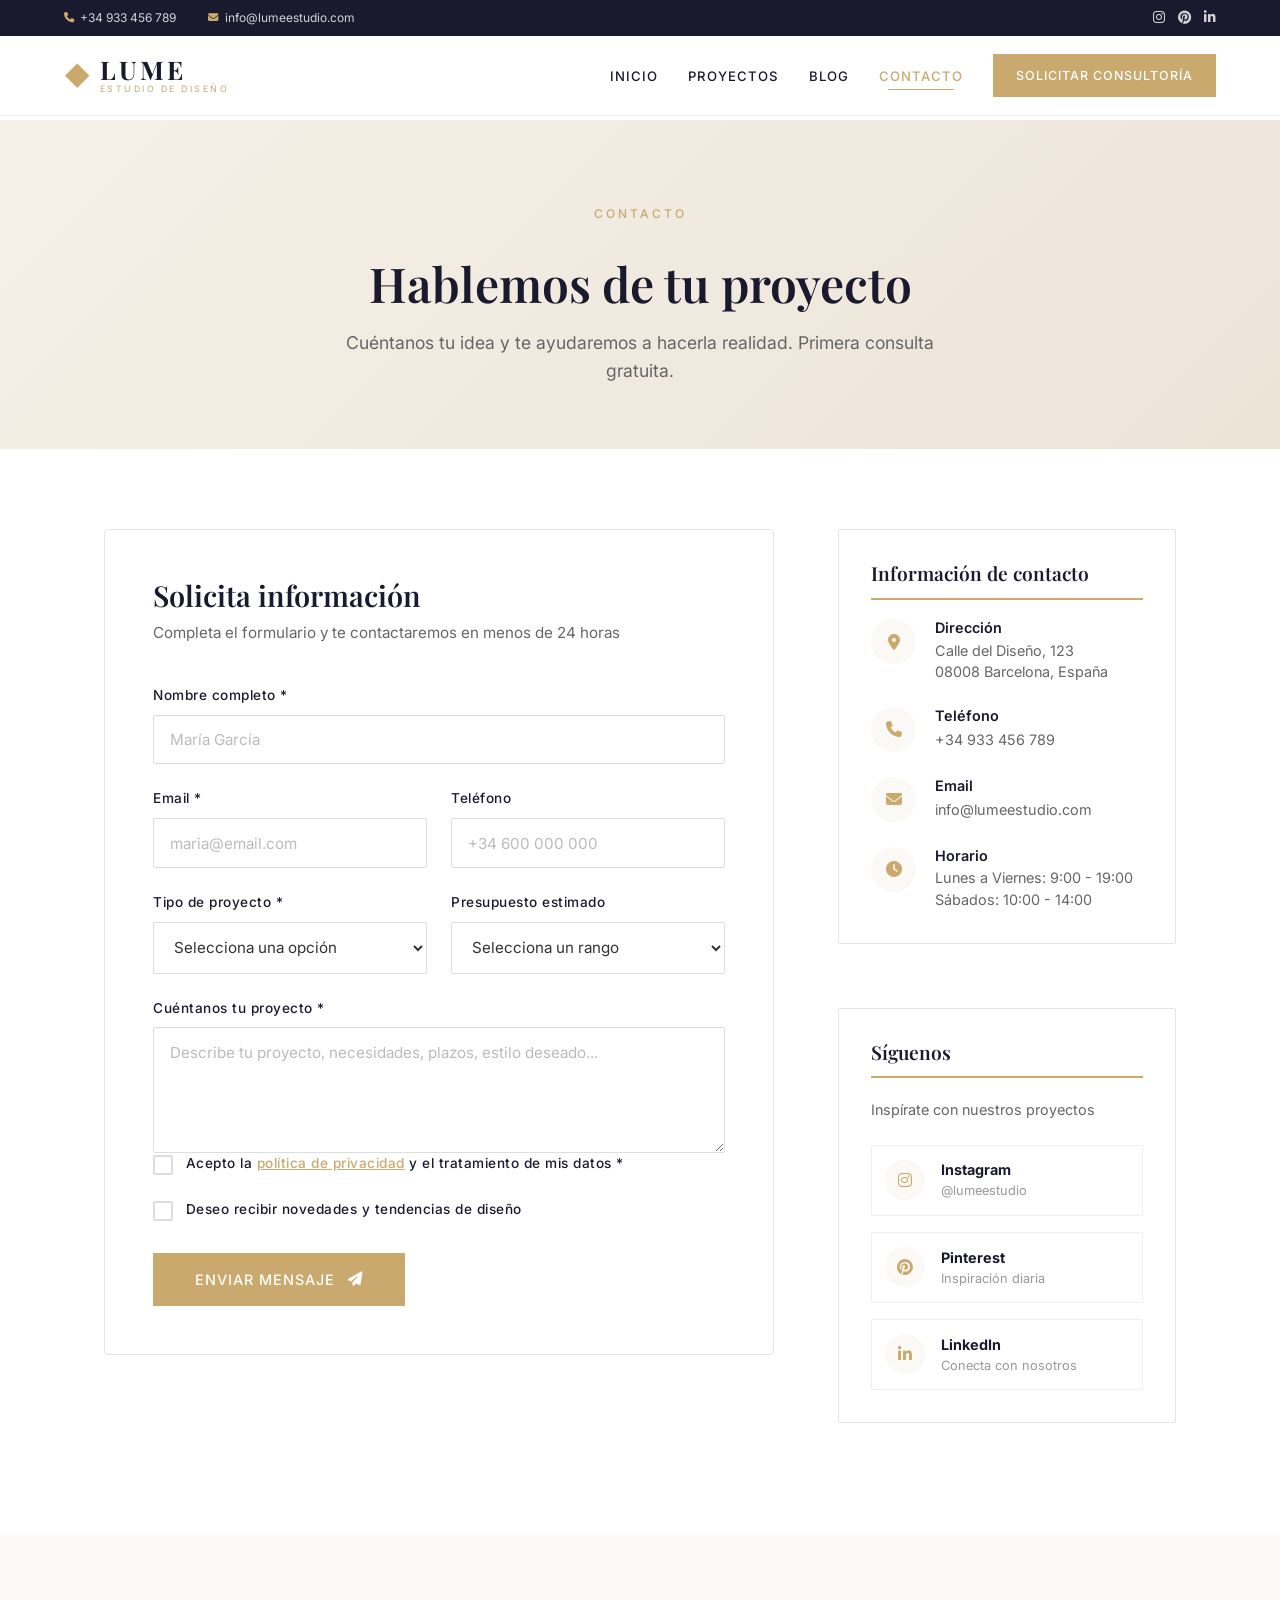
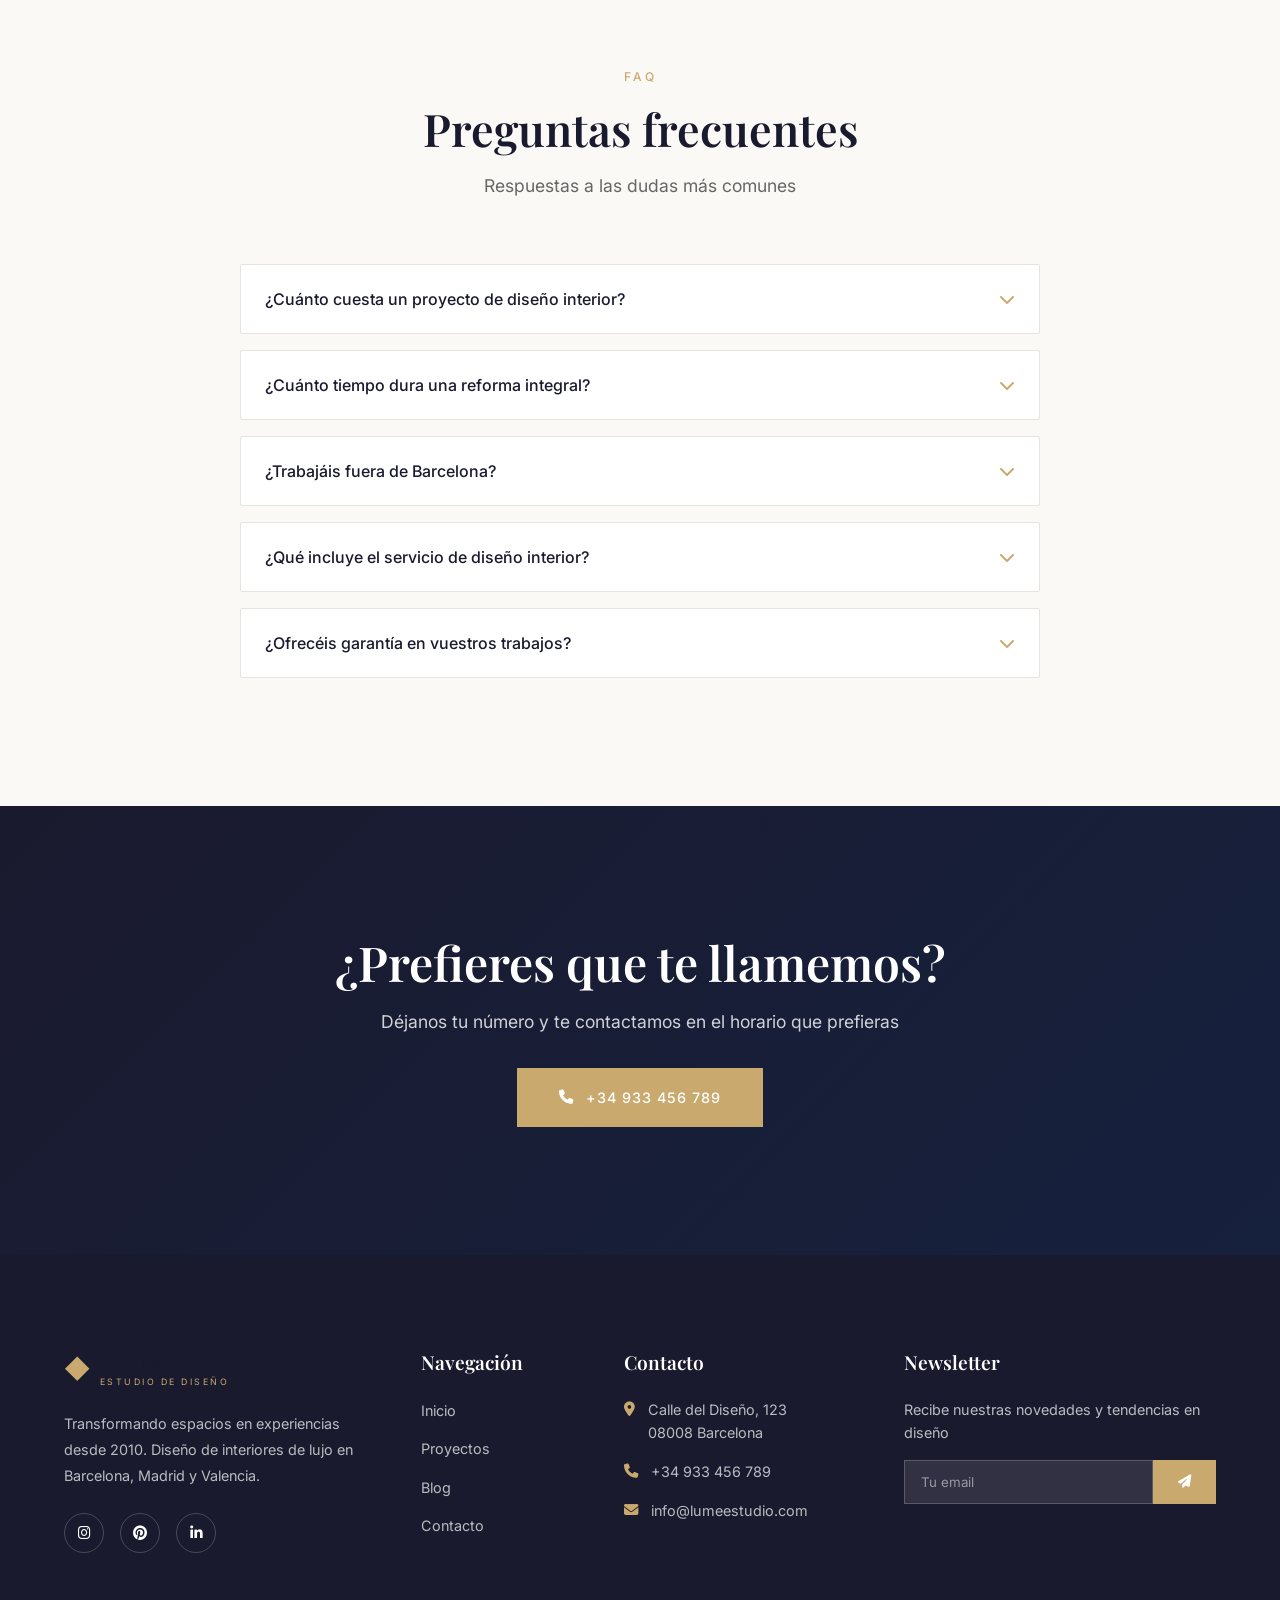
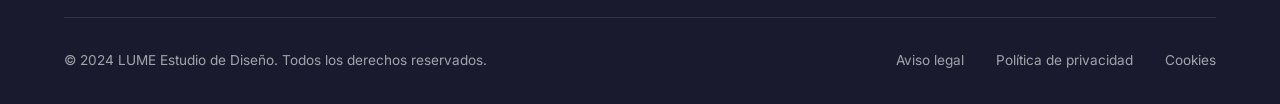
<file: contacto.html>
<!DOCTYPE html>
<html lang="es">
<head>
    <meta charset="UTF-8">
    <meta name="viewport" content="width=device-width, initial-scale=1.0">
    <meta name="description" content="Contacta con LUME Estudio de Diseño Interior. Solicita tu consultoría gratuita y transforma tu espacio.">
    <title>Contacto | LUME Estudio de Diseño Interior</title>
    <link rel="stylesheet" href="css/main.css">
    <link href="https://fonts.googleapis.com/css2?family=Playfair+Display:ital,wght@0,400;0,500;0,600;0,700;1,400&family=Inter:wght@300;400;500;600&display=swap" rel="stylesheet">
    <link rel="stylesheet" href="https://cdnjs.cloudflare.com/ajax/libs/font-awesome/6.4.0/css/all.min.css">
    <!-- Favicon -->
<link rel="icon" type="image/svg+xml" href="favicon.svg">
</head>
<body>
    <header class="header">
        <div class="header-top">
            <div class="header-top-content">
                <div class="header-contact">
                    <a href="tel:+34933456789"><i class="fas fa-phone"></i> +34 933 456 789</a>
                    <a href="mailto:info@lumeestudio.com"><i class="fas fa-envelope"></i> info@lumeestudio.com</a>
                </div>
                <div class="header-social">
                    <a href="#" aria-label="Instagram"><i class="fab fa-instagram"></i></a>
                    <a href="#" aria-label="Pinterest"><i class="fab fa-pinterest"></i></a>
                    <a href="#" aria-label="LinkedIn"><i class="fab fa-linkedin-in"></i></a>
                </div>
            </div>
        </div>
        
        <nav class="nav">
            <div class="nav-container">
                <div class="logo">
                    <a href="index.html">
                        <span class="logo-icon">◆</span>
                        <div class="logo-text">
                            <h1>LUME</h1>
                            <span class="logo-subtitle">ESTUDIO DE DISEÑO</span>
                        </div>
                    </a>
                </div>
                
                <ul class="nav-menu">
                    <li><a href="index.html" class="nav-link">Inicio</a></li>
                    <li><a href="proyectos.html" class="nav-link">Proyectos</a></li>
                    <li><a href="blog.html" class="nav-link">Blog</a></li>
                    <li><a href="contacto.html" class="nav-link active">Contacto</a></li>
                    <li class="nav-cta">
                        <a href="contacto.html" class="btn-nav">Solicitar consultoría</a>
                    </li>
                </ul>
                
                <button class="hamburger" aria-label="Menú">
                    <span class="hamburger-line"></span>
                    <span class="hamburger-line"></span>
                    <span class="hamburger-line"></span>
                </button>
            </div>
        </nav>
    </header>

    <main>
        <!-- Hero de Contacto -->
        <section class="contacto-hero">
            <div class="section-container">
                <div class="contacto-hero-content">
                    <span class="section-tag">Contacto</span>
                    <h2>Hablemos de tu proyecto</h2>
                    <p>Cuéntanos tu idea y te ayudaremos a hacerla realidad. Primera consulta gratuita.</p>
                </div>
            </div>
        </section>

        <!-- Sección Principal de Contacto -->
        <section class="contacto-principal">
            <div class="section-container">
                <div class="contacto-wrapper">
                    <!-- Formulario -->
                    <div class="contacto-formulario">
                        <div class="formulario-header">
                            <h3>Solicita información</h3>
                            <p>Completa el formulario y te contactaremos en menos de 24 horas</p>
                        </div>
                        
                        <form class="form-contacto" id="formContacto">
                            <div class="form-row">
                                <div class="form-group">
                                    <label for="nombre">Nombre completo *</label>
                                    <input type="text" id="nombre" name="nombre" required placeholder="María García">
                                </div>
                            </div>
                            
                            <div class="form-row form-row-double">
                                <div class="form-group">
                                    <label for="email">Email *</label>
                                    <input type="email" id="email" name="email" required placeholder="maria@email.com">
                                </div>
                                <div class="form-group">
                                    <label for="telefono">Teléfono</label>
                                    <input type="tel" id="telefono" name="telefono" placeholder="+34 600 000 000">
                                </div>
                            </div>
                            
                            <div class="form-row form-row-double">
                                <div class="form-group">
                                    <label for="tipo-proyecto">Tipo de proyecto *</label>
                                    <select id="tipo-proyecto" name="tipo-proyecto" required>
                                        <option value="">Selecciona una opción</option>
                                        <option value="residencial">Residencial</option>
                                        <option value="comercial">Comercial</option>
                                        <option value="reforma">Reforma integral</option>
                                        <option value="consultoria">Consultoría</option>
                                        <option value="otro">Otro</option>
                                    </select>
                                </div>
                                <div class="form-group">
                                    <label for="presupuesto">Presupuesto estimado</label>
                                    <select id="presupuesto" name="presupuesto">
                                        <option value="">Selecciona un rango</option>
                                        <option value="menos-10k">Menos de 10.000€</option>
                                        <option value="10k-30k">10.000€ - 30.000€</option>
                                        <option value="30k-60k">30.000€ - 60.000€</option>
                                        <option value="60k-100k">60.000€ - 100.000€</option>
                                        <option value="mas-100k">Más de 100.000€</option>
                                    </select>
                                </div>
                            </div>
                            
                            <div class="form-group">
                                <label for="mensaje">Cuéntanos tu proyecto *</label>
                                <textarea id="mensaje" name="mensaje" rows="5" required placeholder="Describe tu proyecto, necesidades, plazos, estilo deseado..."></textarea>
                            </div>
                            
                            <div class="form-group form-checkbox">
                                <label class="checkbox-container">
                                    <input type="checkbox" name="privacidad" required>
                                    <span class="checkmark"></span>
                                    <span class="checkbox-text">Acepto la <a href="#">política de privacidad</a> y el tratamiento de mis datos *</span>
                                </label>
                            </div>
                            
                            <div class="form-group form-checkbox">
                                <label class="checkbox-container">
                                    <input type="checkbox" name="newsletter">
                                    <span class="checkmark"></span>
                                    <span class="checkbox-text">Deseo recibir novedades y tendencias de diseño</span>
                                </label>
                            </div>
                            
                            <button type="submit" class="btn-enviar">
                                <span>Enviar mensaje</span>
                                <i class="fas fa-paper-plane"></i>
                            </button>
                        </form>
                    </div>
                    
                    <!-- Información de Contacto -->
                    <div class="contacto-sidebar">
                        <!-- Tarjeta de Información -->
                        <div class="sidebar-card info-card">
                            <h3>Información de contacto</h3>
                            
                            <div class="info-item">
                                <div class="info-icon-circle">
                                    <i class="fas fa-map-marker-alt"></i>
                                </div>
                                <div class="info-details">
                                    <h4>Dirección</h4>
                                    <p>Calle del Diseño, 123<br>08008 Barcelona, España</p>
                                </div>
                            </div>
                            
                            <div class="info-item">
                                <div class="info-icon-circle">
                                    <i class="fas fa-phone"></i>
                                </div>
                                <div class="info-details">
                                    <h4>Teléfono</h4>
                                    <a href="tel:+34933456789">+34 933 456 789</a>
                                </div>
                            </div>
                            
                            <div class="info-item">
                                <div class="info-icon-circle">
                                    <i class="fas fa-envelope"></i>
                                </div>
                                <div class="info-details">
                                    <h4>Email</h4>
                                    <a href="mailto:info@lumeestudio.com">info@lumeestudio.com</a>
                                </div>
                            </div>
                            
                            <div class="info-item">
                                <div class="info-icon-circle">
                                    <i class="fas fa-clock"></i>
                                </div>
                                <div class="info-details">
                                    <h4>Horario</h4>
                                    <p>Lunes a Viernes: 9:00 - 19:00<br>Sábados: 10:00 - 14:00</p>
                                </div>
                            </div>
                        </div>
                        
                        <!-- Tarjeta de Redes Sociales -->
                        <div class="sidebar-card social-card">
                            <h3>Síguenos</h3>
                            <p>Inspírate con nuestros proyectos</p>
                            <div class="sidebar-social-links">
                                <a href="#" class="social-link-item">
                                    <i class="fab fa-instagram"></i>
                                    <div>
                                        <strong>Instagram</strong>
                                        <span>@lumeestudio</span>
                                    </div>
                                </a>
                                <a href="#" class="social-link-item">
                                    <i class="fab fa-pinterest"></i>
                                    <div>
                                        <strong>Pinterest</strong>
                                        <span>Inspiración diaria</span>
                                    </div>
                                </a>
                                <a href="#" class="social-link-item">
                                    <i class="fab fa-linkedin-in"></i>
                                    <div>
                                        <strong>LinkedIn</strong>
                                        <span>Conecta con nosotros</span>
                                    </div>
                                </a>
                            </div>
                        </div>
                    </div>
                </div>
            </div>
        </section>

        <!-- Sección FAQ -->
        <section class="faq-section">
            <div class="section-container">
                <div class="section-header">
                    <span class="section-tag">FAQ</span>
                    <h3>Preguntas frecuentes</h3>
                    <p>Respuestas a las dudas más comunes</p>
                </div>
                
                <div class="faq-grid">
                    <div class="faq-item">
                        <button class="faq-question">
                            <span>¿Cuánto cuesta un proyecto de diseño interior?</span>
                            <i class="fas fa-chevron-down"></i>
                        </button>
                        <div class="faq-answer">
                            <p>El coste varía según el alcance del proyecto. Ofrecemos una primera consulta gratuita donde evaluamos tus necesidades y te proporcionamos un presupuesto detallado y personalizado sin compromiso.</p>
                        </div>
                    </div>
                    
                    <div class="faq-item">
                        <button class="faq-question">
                            <span>¿Cuánto tiempo dura una reforma integral?</span>
                            <i class="fas fa-chevron-down"></i>
                        </button>
                        <div class="faq-answer">
                            <p>Dependiendo de la magnitud, una reforma integral puede durar entre 2 y 6 meses. Te proporcionamos un cronograma detallado antes de comenzar el proyecto.</p>
                        </div>
                    </div>
                    
                    <div class="faq-item">
                        <button class="faq-question">
                            <span>¿Trabajáis fuera de Barcelona?</span>
                            <i class="fas fa-chevron-down"></i>
                        </button>
                        <div class="faq-answer">
                            <p>Sí, realizamos proyectos en toda España. Contamos con equipos en Barcelona, Madrid y Valencia, y podemos desplazarnos a otras ciudades según el proyecto.</p>
                        </div>
                    </div>
                    
                    <div class="faq-item">
                        <button class="faq-question">
                            <span>¿Qué incluye el servicio de diseño interior?</span>
                            <i class="fas fa-chevron-down"></i>
                        </button>
                        <div class="faq-answer">
                            <p>Nuestro servicio incluye: visita inicial, propuesta de diseño con renders 3D, planos detallados, selección de materiales y acabados, coordinación de obra y styling final.</p>
                        </div>
                    </div>
                    
                    <div class="faq-item">
                        <button class="faq-question">
                            <span>¿Ofrecéis garantía en vuestros trabajos?</span>
                            <i class="fas fa-chevron-down"></i>
                        </button>
                        <div class="faq-answer">
                            <p>Sí, todos nuestros proyectos cuentan con garantía por escrito. Además, ofrecemos servicio post-venta para asegurarnos de que todo funcione perfectamente.</p>
                        </div>
                    </div>
                </div>
            </div>
        </section>

        <!-- CTA Final -->
        <section class="cta-final">
            <div class="section-container">
                <div class="cta-content">
                    <h3>¿Prefieres que te llamemos?</h3>
                    <p>Déjanos tu número y te contactamos en el horario que prefieras</p>
                    <a href="tel:+34933456789" class="btn-primary">
                        <i class="fas fa-phone"></i>
                        <span>+34 933 456 789</span>
                    </a>
                </div>
            </div>
        </section>
    </main>

    <footer class="footer">
        <div class="footer-grid">
            <div class="footer-brand">
                <div class="logo">
                    <a href="index.html">
                        <span class="logo-icon">◆</span>
                        <div class="logo-text">
                            <h1>LUME</h1>
                            <span class="logo-subtitle">ESTUDIO DE DISEÑO</span>
                        </div>
                    </a>
                </div>
                <p>Transformando espacios en experiencias desde 2010. Diseño de interiores de lujo en Barcelona, Madrid y Valencia.</p>
                <div class="footer-social">
                    <a href="#" aria-label="Instagram"><i class="fab fa-instagram"></i></a>
                    <a href="#" aria-label="Pinterest"><i class="fab fa-pinterest"></i></a>
                    <a href="#" aria-label="LinkedIn"><i class="fab fa-linkedin-in"></i></a>
                </div>
            </div>
            
            <div class="footer-nav">
                <h4>Navegación</h4>
                <ul>
                    <li><a href="index.html">Inicio</a></li>
                    <li><a href="proyectos.html">Proyectos</a></li>
                    <li><a href="blog.html">Blog</a></li>
                    <li><a href="contacto.html">Contacto</a></li>
                </ul>
            </div>
            
            <div class="footer-contact">
                <h4>Contacto</h4>
                <ul>
                    <li><i class="fas fa-map-marker-alt"></i> Calle del Diseño, 123<br>08008 Barcelona</li>
                    <li><i class="fas fa-phone"></i> <a href="tel:+34933456789">+34 933 456 789</a></li>
                    <li><i class="fas fa-envelope"></i> <a href="mailto:info@lumeestudio.com">info@lumeestudio.com</a></li>
                </ul>
            </div>
            
            <div class="footer-newsletter">
                <h4>Newsletter</h4>
                <p>Recibe nuestras novedades y tendencias en diseño</p>
                <form class="newsletter-form">
                    <input type="email" placeholder="Tu email" required>
                    <button type="submit"><i class="fas fa-paper-plane"></i></button>
                </form>
            </div>
        </div>
        
        <div class="footer-bottom">
            <div class="footer-bottom-content">
                <p>&copy; 2024 LUME Estudio de Diseño. Todos los derechos reservados.</p>
                <div class="footer-legal">
                    <a href="#">Aviso legal</a>
                    <a href="#">Política de privacidad</a>
                    <a href="#">Cookies</a>
                </div>
            </div>
        </div>
    </footer>

    <script src="js/main.js"></script>
    <script>
        // FAQ Accordion
        document.querySelectorAll('.faq-question').forEach(button => {
            button.addEventListener('click', () => {
                const faqItem = button.parentElement;
                const isActive = faqItem.classList.contains('active');
                
                document.querySelectorAll('.faq-item').forEach(item => {
                    item.classList.remove('active');
                });
                
                if (!isActive) {
                    faqItem.classList.add('active');
                }
            });
        });
        
        // Formulario
        document.getElementById('formContacto').addEventListener('submit', function(e) {
            e.preventDefault();
            alert('¡Mensaje enviado con éxito! Nos pondremos en contacto contigo en menos de 24 horas.');
            this.reset();
        });
    </script>
</body>
</html>
</file>
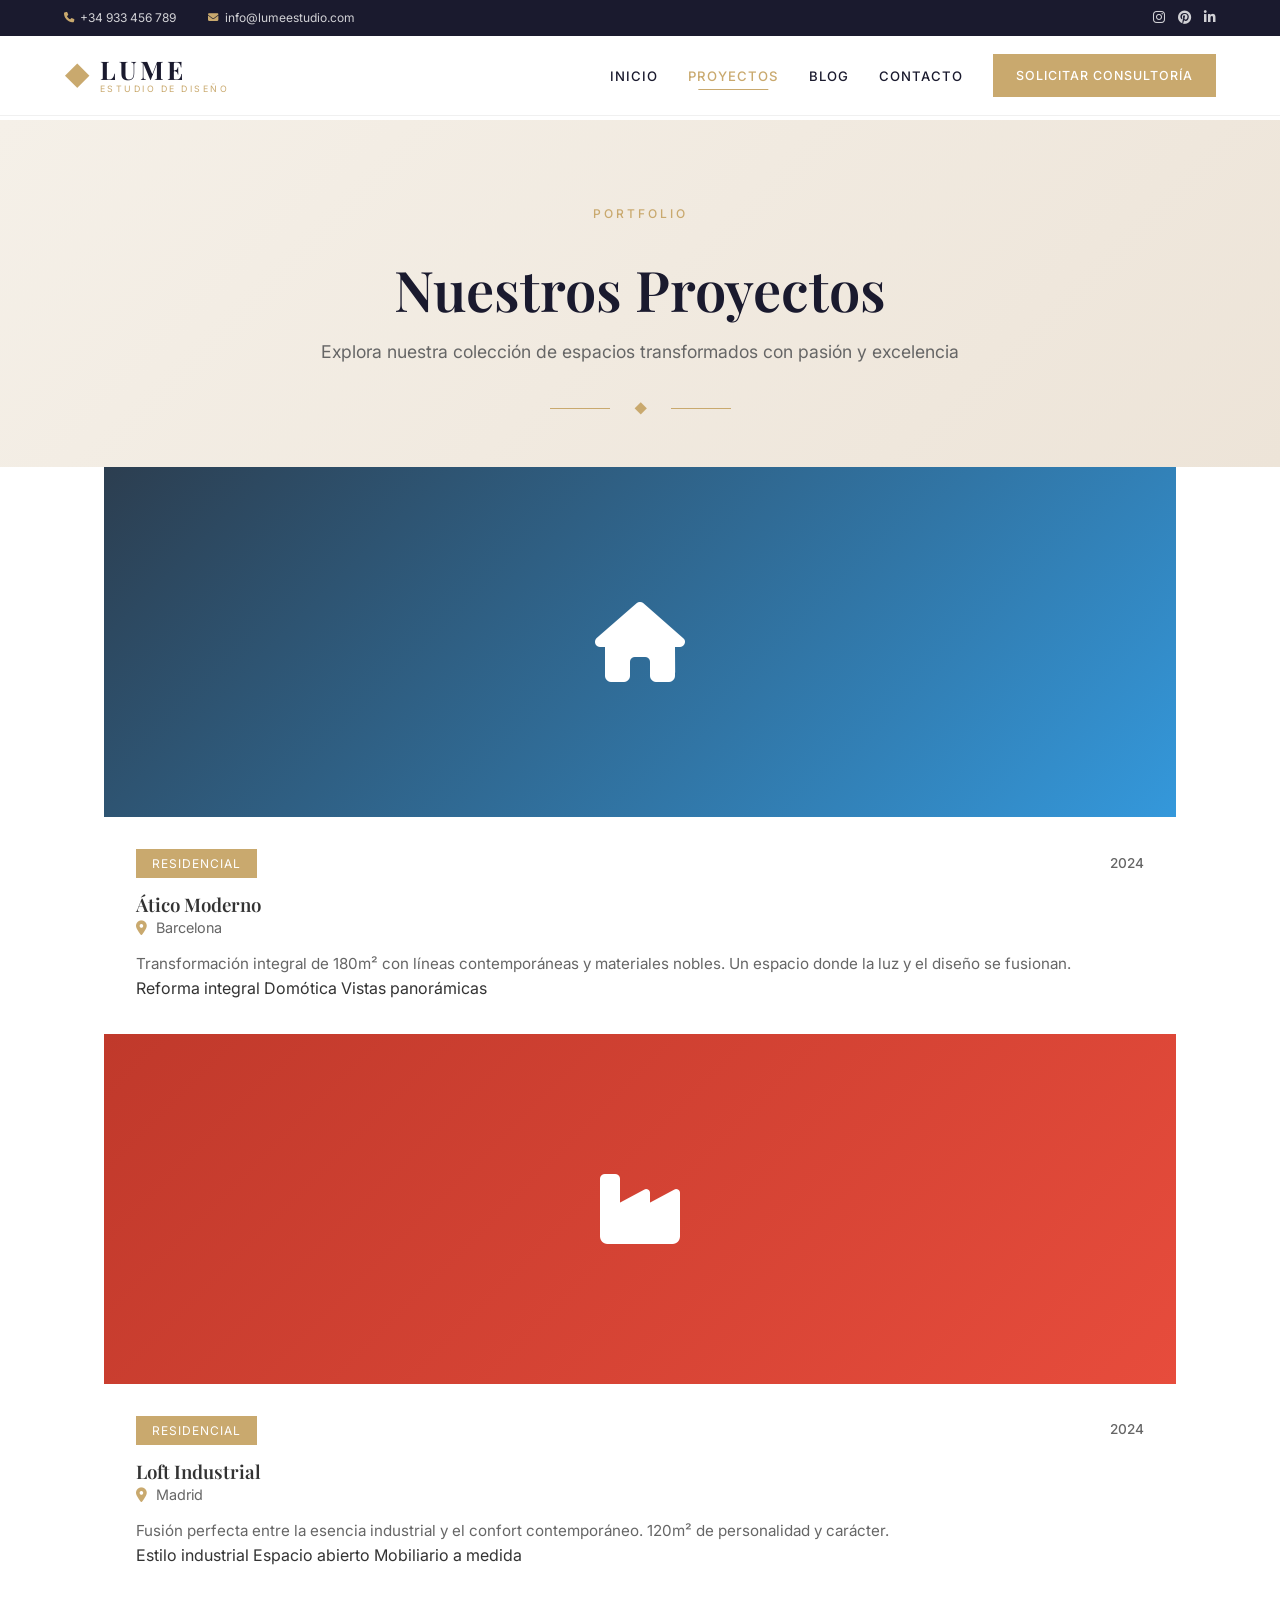
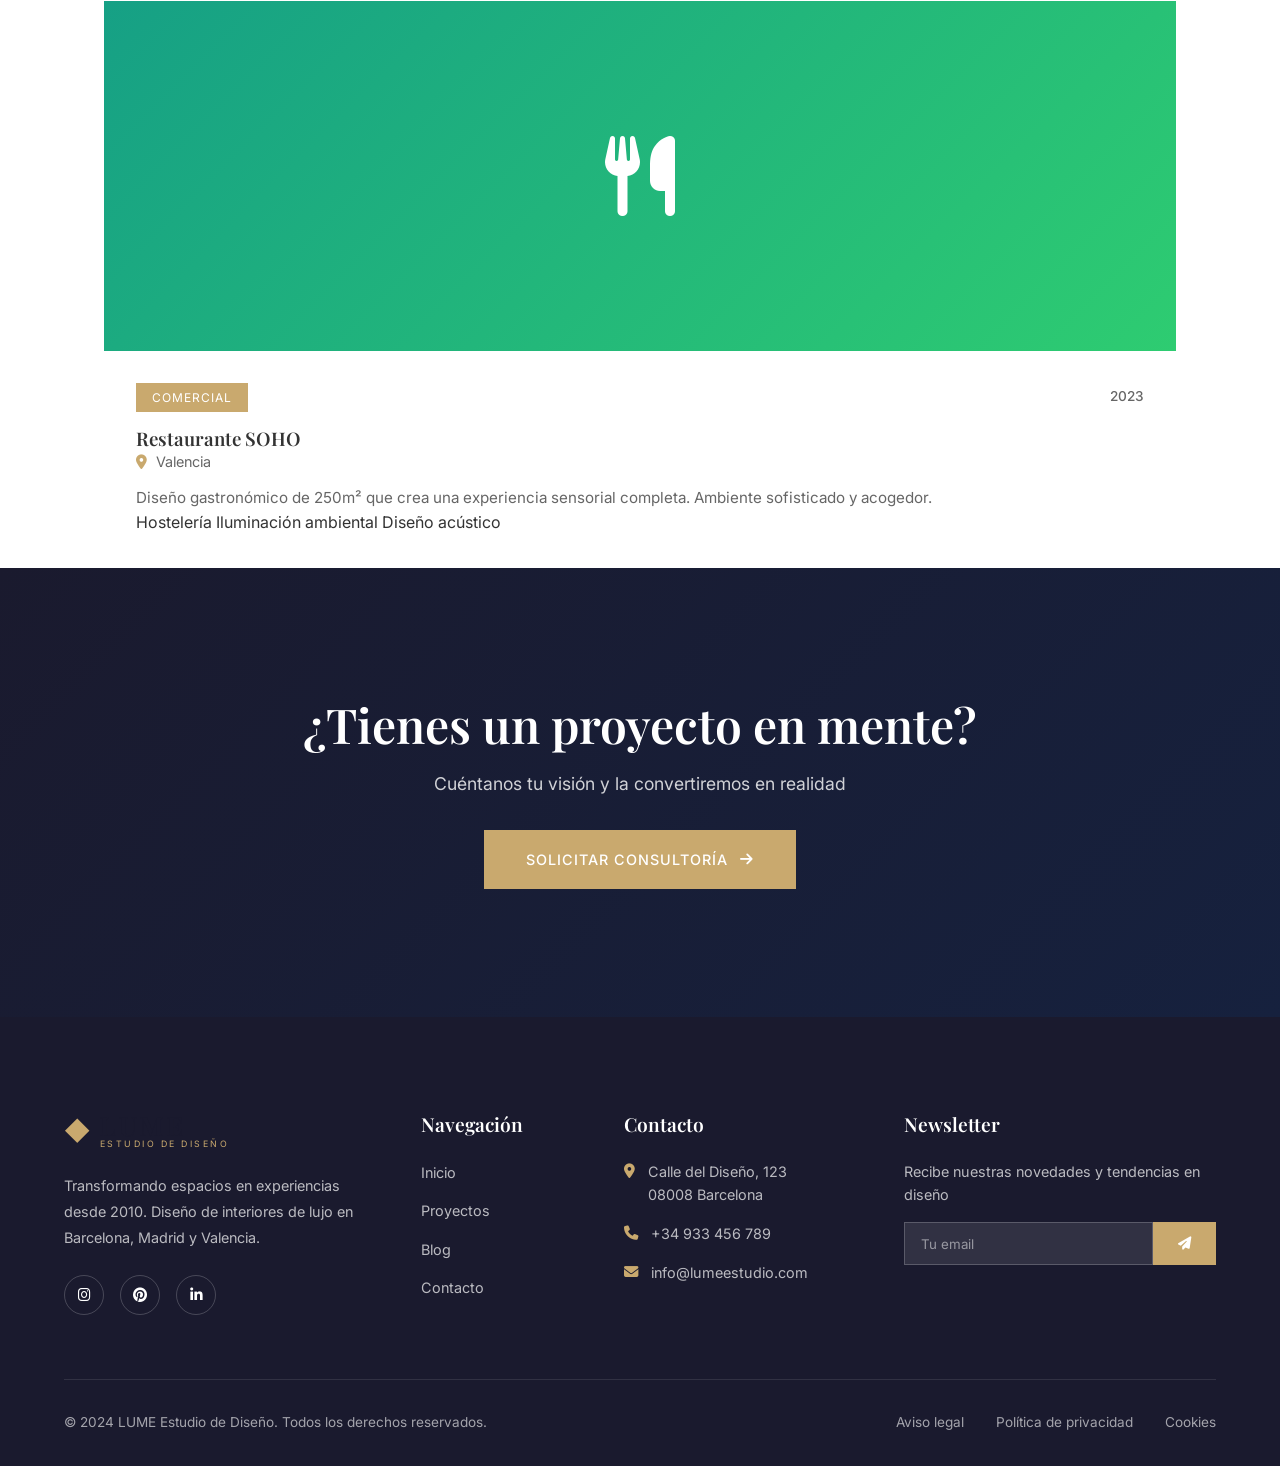
<file: proyectos.html>
<!DOCTYPE html>
<html lang="es">
<head>
    <meta charset="UTF-8">
    <meta name="viewport" content="width=device-width, initial-scale=1.0">
    <meta name="description" content="Proyectos de diseño interior por LUME Estudio. Descubre nuestra selección de proyectos residenciales y comerciales.">
    <title>Proyectos | LUME Estudio de Diseño Interior</title>
    <link rel="stylesheet" href="css/main.css">
    <link href="https://fonts.googleapis.com/css2?family=Playfair+Display:ital,wght@0,400;0,500;0,600;0,700;1,400&family=Inter:wght@300;400;500;600&display=swap" rel="stylesheet">
    <link rel="stylesheet" href="https://cdnjs.cloudflare.com/ajax/libs/font-awesome/6.4.0/css/all.min.css">
    <!-- Favicon -->
<link rel="icon" type="image/svg+xml" href="favicon.svg"></head>
<body>
    <!-- Header Elegante (mismo que index) -->
    <header class="header">
        <div class="header-top">
            <div class="header-top-content">
                <div class="header-contact">
                    <a href="tel:+34933456789"><i class="fas fa-phone"></i> +34 933 456 789</a>
                    <a href="mailto:info@lumeestudio.com"><i class="fas fa-envelope"></i> info@lumeestudio.com</a>
                </div>
                <div class="header-social">
                    <a href="#" aria-label="Instagram"><i class="fab fa-instagram"></i></a>
                    <a href="#" aria-label="Pinterest"><i class="fab fa-pinterest"></i></a>
                    <a href="#" aria-label="LinkedIn"><i class="fab fa-linkedin-in"></i></a>
                </div>
            </div>
        </div>
        
        <nav class="nav">
            <div class="nav-container">
                <div class="logo">
                    <a href="index.html">
                        <span class="logo-icon">◆</span>
                        <div class="logo-text">
                            <h1>LUME</h1>
                            <span class="logo-subtitle">ESTUDIO DE DISEÑO</span>
                        </div>
                    </a>
                </div>
                
                <ul class="nav-menu">
                    <li><a href="index.html" class="nav-link">Inicio</a></li>
                    <li><a href="proyectos.html" class="nav-link active">Proyectos</a></li>
                    <li><a href="blog.html" class="nav-link">Blog</a></li>
                    <li><a href="contacto.html" class="nav-link">Contacto</a></li>
                    <li class="nav-cta">
                        <a href="contacto.html" class="btn-nav">Solicitar consultoría</a>
                    </li>
                </ul>
                
                <button class="hamburger" aria-label="Menú">
                    <span class="hamburger-line"></span>
                    <span class="hamburger-line"></span>
                    <span class="hamburger-line"></span>
                </button>
            </div>
        </nav>
    </header>

    <main>
        <!-- Page Header Elegante -->
        <section class="page-header">
            <div class="page-header-content">
                <span class="section-tag">Portfolio</span>
                <h2>Nuestros Proyectos</h2>
                <p>Explora nuestra colección de espacios transformados con pasión y excelencia</p>
            </div>
            <div class="page-header-decoration">
                <span class="decor-line"></span>
                <span class="decor-diamond">◆</span>
                <span class="decor-line"></span>
            </div>
        </section>



        <!-- Grid de Proyectos -->
        <section class="proyectos-grid-section">
            <div class="section-container">
                <div class="proyectos-grid-completo">
                    <!-- Proyecto 1 -->
                    <a href="proyectos/atico-moderno.html" class="proyecto-card-full">
                        <div class="proyecto-card-imagen">
                            <div class="proyecto-imagen-placeholder" style="background: linear-gradient(135deg, #2c3e50 0%, #3498db 100%);">
                                <i class="fas fa-home"></i>
                            </div>
                            <div class="proyecto-card-overlay">
                                <span>Ver proyecto</span>
                            </div>
                        </div>
                        <div class="proyecto-card-info">
                            <div class="proyecto-card-header">
                                <span class="categoria-badge">Residencial</span>
                                <span class="proyecto-ano">2024</span>
                            </div>
                            <h3>Ático Moderno</h3>
                            <p class="proyecto-ubicacion"><i class="fas fa-map-marker-alt"></i> Barcelona</p>
                            <p class="proyecto-descripcion">Transformación integral de 180m² con líneas contemporáneas y materiales nobles. Un espacio donde la luz y el diseño se fusionan.</p>
                            <div class="proyecto-tags">
                                <span>Reforma integral</span>
                                <span>Domótica</span>
                                <span>Vistas panorámicas</span>
                            </div>
                        </div>
                    </a>

                    <!-- Proyecto 2 -->
                    <a href="proyectos/loft-industrial.html" class="proyecto-card-full">
                        <div class="proyecto-card-imagen">
                            <div class="proyecto-imagen-placeholder" style="background: linear-gradient(135deg, #c0392b 0%, #e74c3c 100%);">
                                <i class="fas fa-industry"></i>
                            </div>
                            <div class="proyecto-card-overlay">
                                <span>Ver proyecto</span>
                            </div>
                        </div>
                        <div class="proyecto-card-info">
                            <div class="proyecto-card-header">
                                <span class="categoria-badge">Residencial</span>
                                <span class="proyecto-ano">2024</span>
                            </div>
                            <h3>Loft Industrial</h3>
                            <p class="proyecto-ubicacion"><i class="fas fa-map-marker-alt"></i> Madrid</p>
                            <p class="proyecto-descripcion">Fusión perfecta entre la esencia industrial y el confort contemporáneo. 120m² de personalidad y carácter.</p>
                            <div class="proyecto-tags">
                                <span>Estilo industrial</span>
                                <span>Espacio abierto</span>
                                <span>Mobiliario a medida</span>
                            </div>
                        </div>
                    </a>

                    <!-- Proyecto 3 -->
                    <a href="proyectos/restaurante-soho.html" class="proyecto-card-full">
                        <div class="proyecto-card-imagen">
                            <div class="proyecto-imagen-placeholder" style="background: linear-gradient(135deg, #16a085 0%, #2ecc71 100%);">
                                <i class="fas fa-utensils"></i>
                            </div>
                            <div class="proyecto-card-overlay">
                                <span>Ver proyecto</span>
                            </div>
                        </div>
                        <div class="proyecto-card-info">
                            <div class="proyecto-card-header">
                                <span class="categoria-badge">Comercial</span>
                                <span class="proyecto-ano">2023</span>
                            </div>
                            <h3>Restaurante SOHO</h3>
                            <p class="proyecto-ubicacion"><i class="fas fa-map-marker-alt"></i> Valencia</p>
                            <p class="proyecto-descripcion">Diseño gastronómico de 250m² que crea una experiencia sensorial completa. Ambiente sofisticado y acogedor.</p>
                            <div class="proyecto-tags">
                                <span>Hostelería</span>
                                <span>Iluminación ambiental</span>
                                <span>Diseño acústico</span>
                            </div>
                        </div>
                    </a>
                </div>
            </div>
        </section>

        <!-- CTA Final -->
        <section class="cta-final">
            <div class="section-container">
                <div class="cta-content">
                    <h3>¿Tienes un proyecto en mente?</h3>
                    <p>Cuéntanos tu visión y la convertiremos en realidad</p>
                    <a href="contacto.html" class="btn-primary">
                        <span>Solicitar consultoría</span>
                        <i class="fas fa-arrow-right"></i>
                    </a>
                </div>
            </div>
        </section>
    </main>

    <!-- Footer Premium -->
    <footer class="footer">
        <div class="footer-grid">
            <div class="footer-brand">
                <div class="logo">
                    <a href="index.html">
                        <span class="logo-icon">◆</span>
                        <div class="logo-text">
                            <h1>LUME</h1>
                            <span class="logo-subtitle">ESTUDIO DE DISEÑO</span>
                        </div>
                    </a>
                </div>
                <p>Transformando espacios en experiencias desde 2010. Diseño de interiores de lujo en Barcelona, Madrid y Valencia.</p>
                <div class="footer-social">
                    <a href="#" aria-label="Instagram"><i class="fab fa-instagram"></i></a>
                    <a href="#" aria-label="Pinterest"><i class="fab fa-pinterest"></i></a>
                    <a href="#" aria-label="LinkedIn"><i class="fab fa-linkedin-in"></i></a>
                </div>
            </div>
            
            <div class="footer-nav">
                <h4>Navegación</h4>
                <ul>
                    <li><a href="index.html">Inicio</a></li>
                    <li><a href="proyectos.html">Proyectos</a></li>
                    <li><a href="blog.html">Blog</a></li>
                    <li><a href="contacto.html">Contacto</a></li>
                </ul>
            </div>
            
            <div class="footer-contact">
                <h4>Contacto</h4>
                <ul>
                    <li><i class="fas fa-map-marker-alt"></i> Calle del Diseño, 123<br>08008 Barcelona</li>
                    <li><i class="fas fa-phone"></i> <a href="tel:+34933456789">+34 933 456 789</a></li>
                    <li><i class="fas fa-envelope"></i> <a href="mailto:info@lumeestudio.com">info@lumeestudio.com</a></li>
                </ul>
            </div>
            
            <div class="footer-newsletter">
                <h4>Newsletter</h4>
                <p>Recibe nuestras novedades y tendencias en diseño</p>
                <form class="newsletter-form">
                    <input type="email" placeholder="Tu email" required>
                    <button type="submit"><i class="fas fa-paper-plane"></i></button>
                </form>
            </div>
        </div>
        
        <div class="footer-bottom">
            <div class="footer-bottom-content">
                <p>&copy; 2024 LUME Estudio de Diseño. Todos los derechos reservados.</p>
                <div class="footer-legal">
                    <a href="#">Aviso legal</a>
                    <a href="#">Política de privacidad</a>
                    <a href="#">Cookies</a>
                </div>
            </div>
        </div>
    </footer>

    <script src="js/main.js"></script>
    <script>
        // Filtros de proyectos
        document.querySelectorAll('.filtro-btn').forEach(btn => {
            btn.addEventListener('click', function() {
                document.querySelectorAll('.filtro-btn').forEach(b => b.classList.remove('active'));
                this.classList.add('active');
                // Aquí iría la lógica de filtrado cuando tengas más proyectos
            });
        });
    </script>
</body>
</html>
</file>
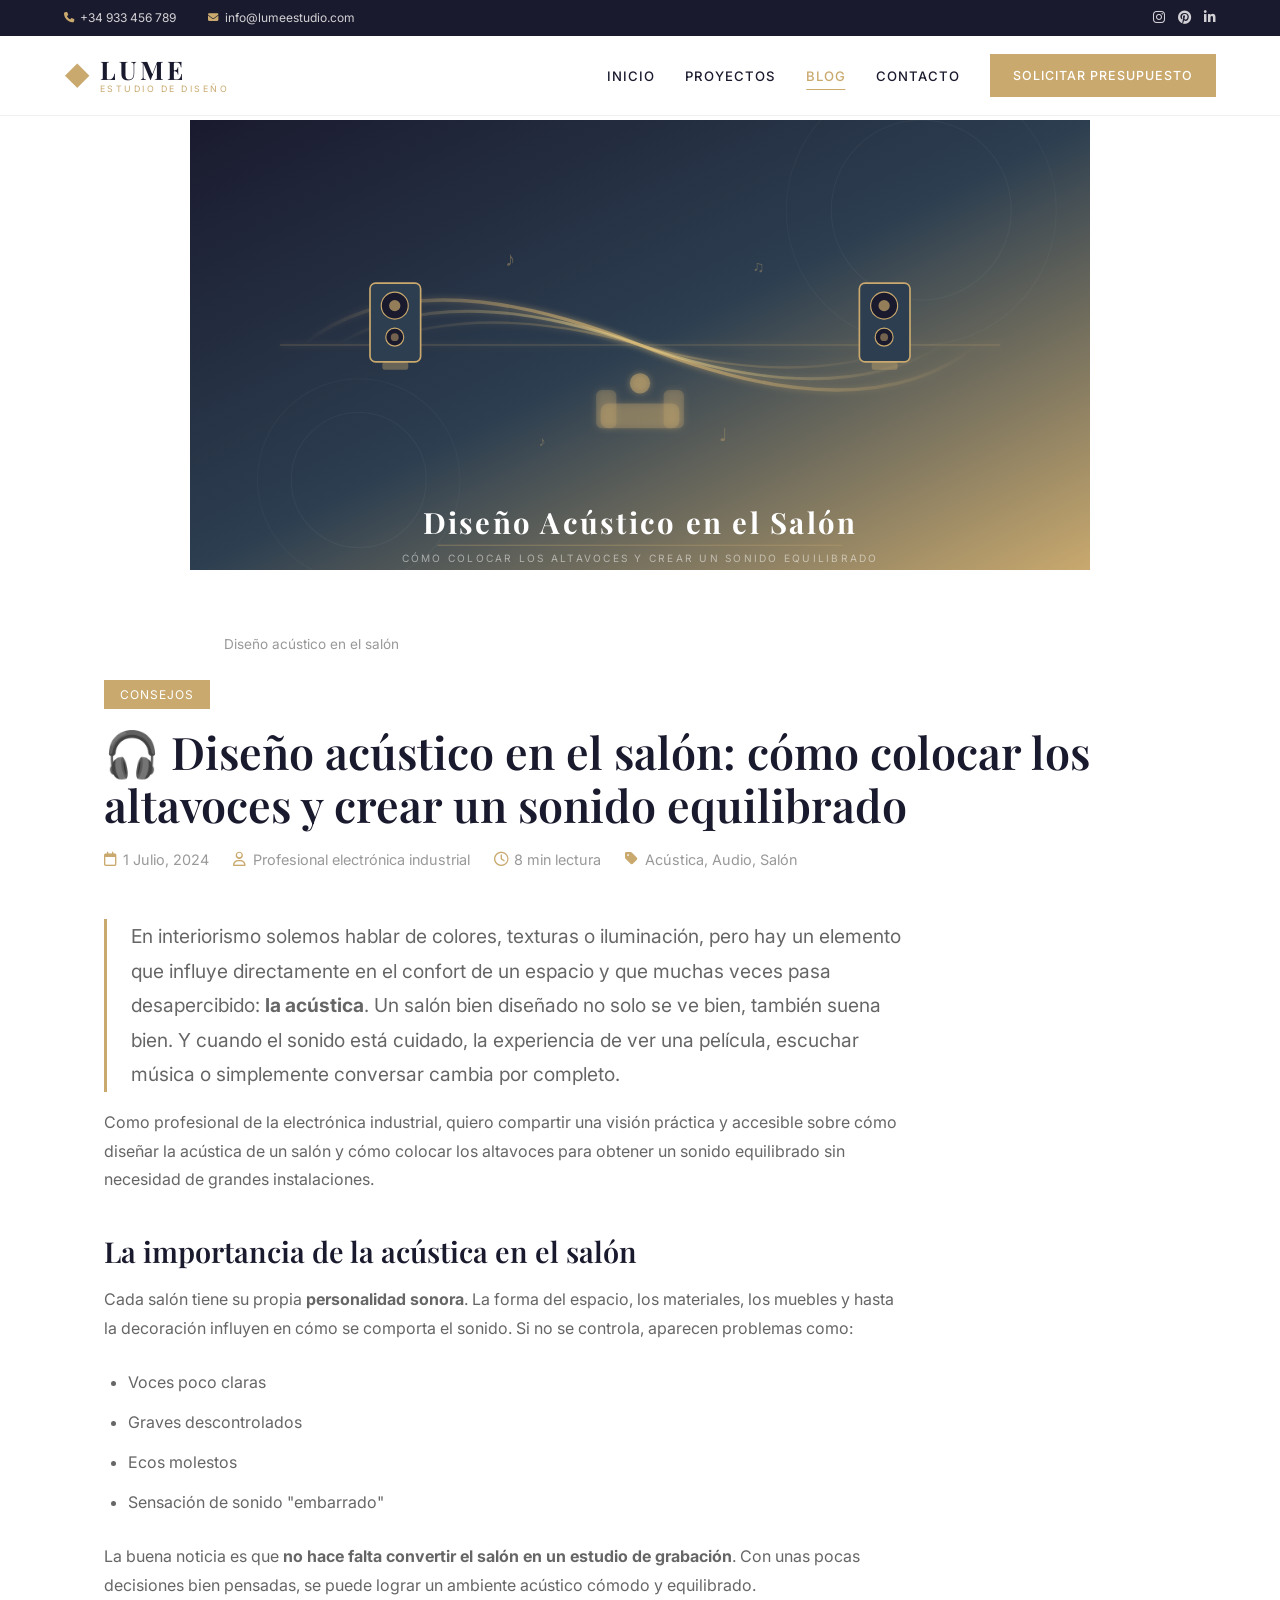
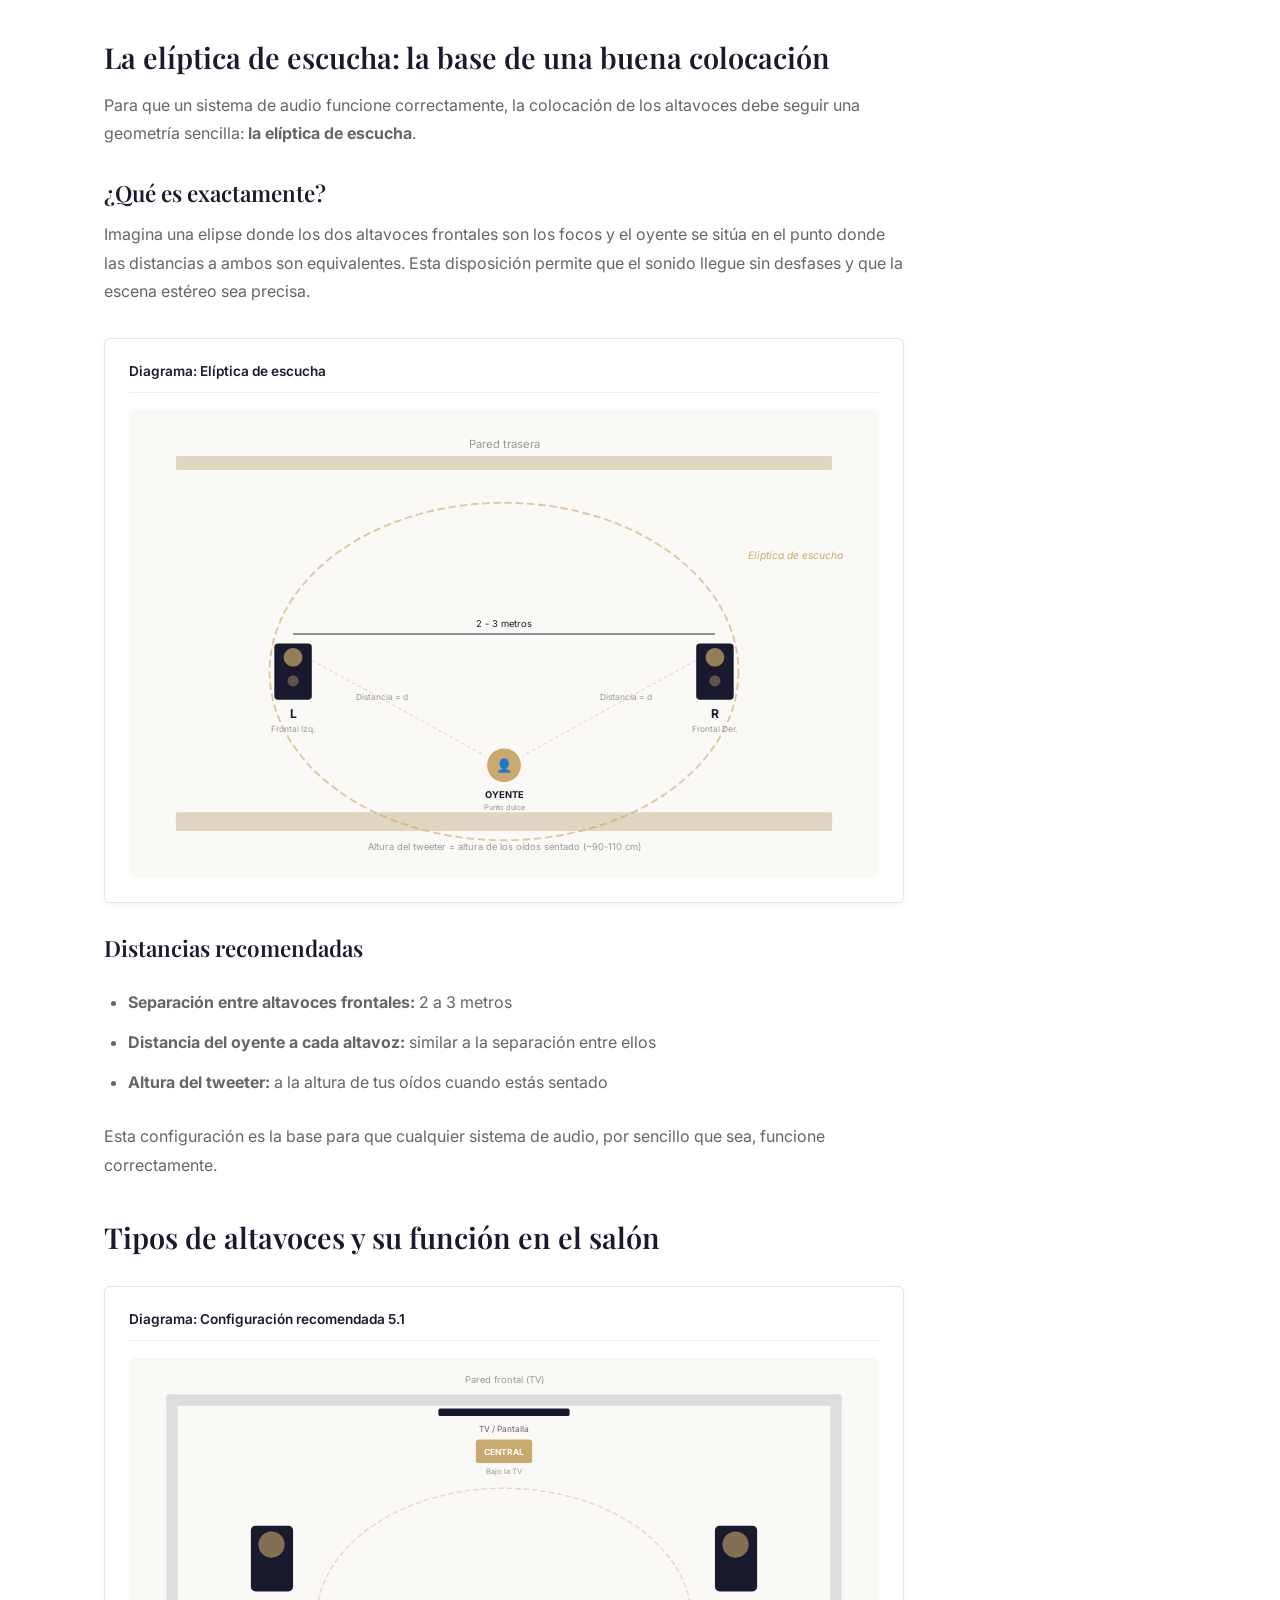
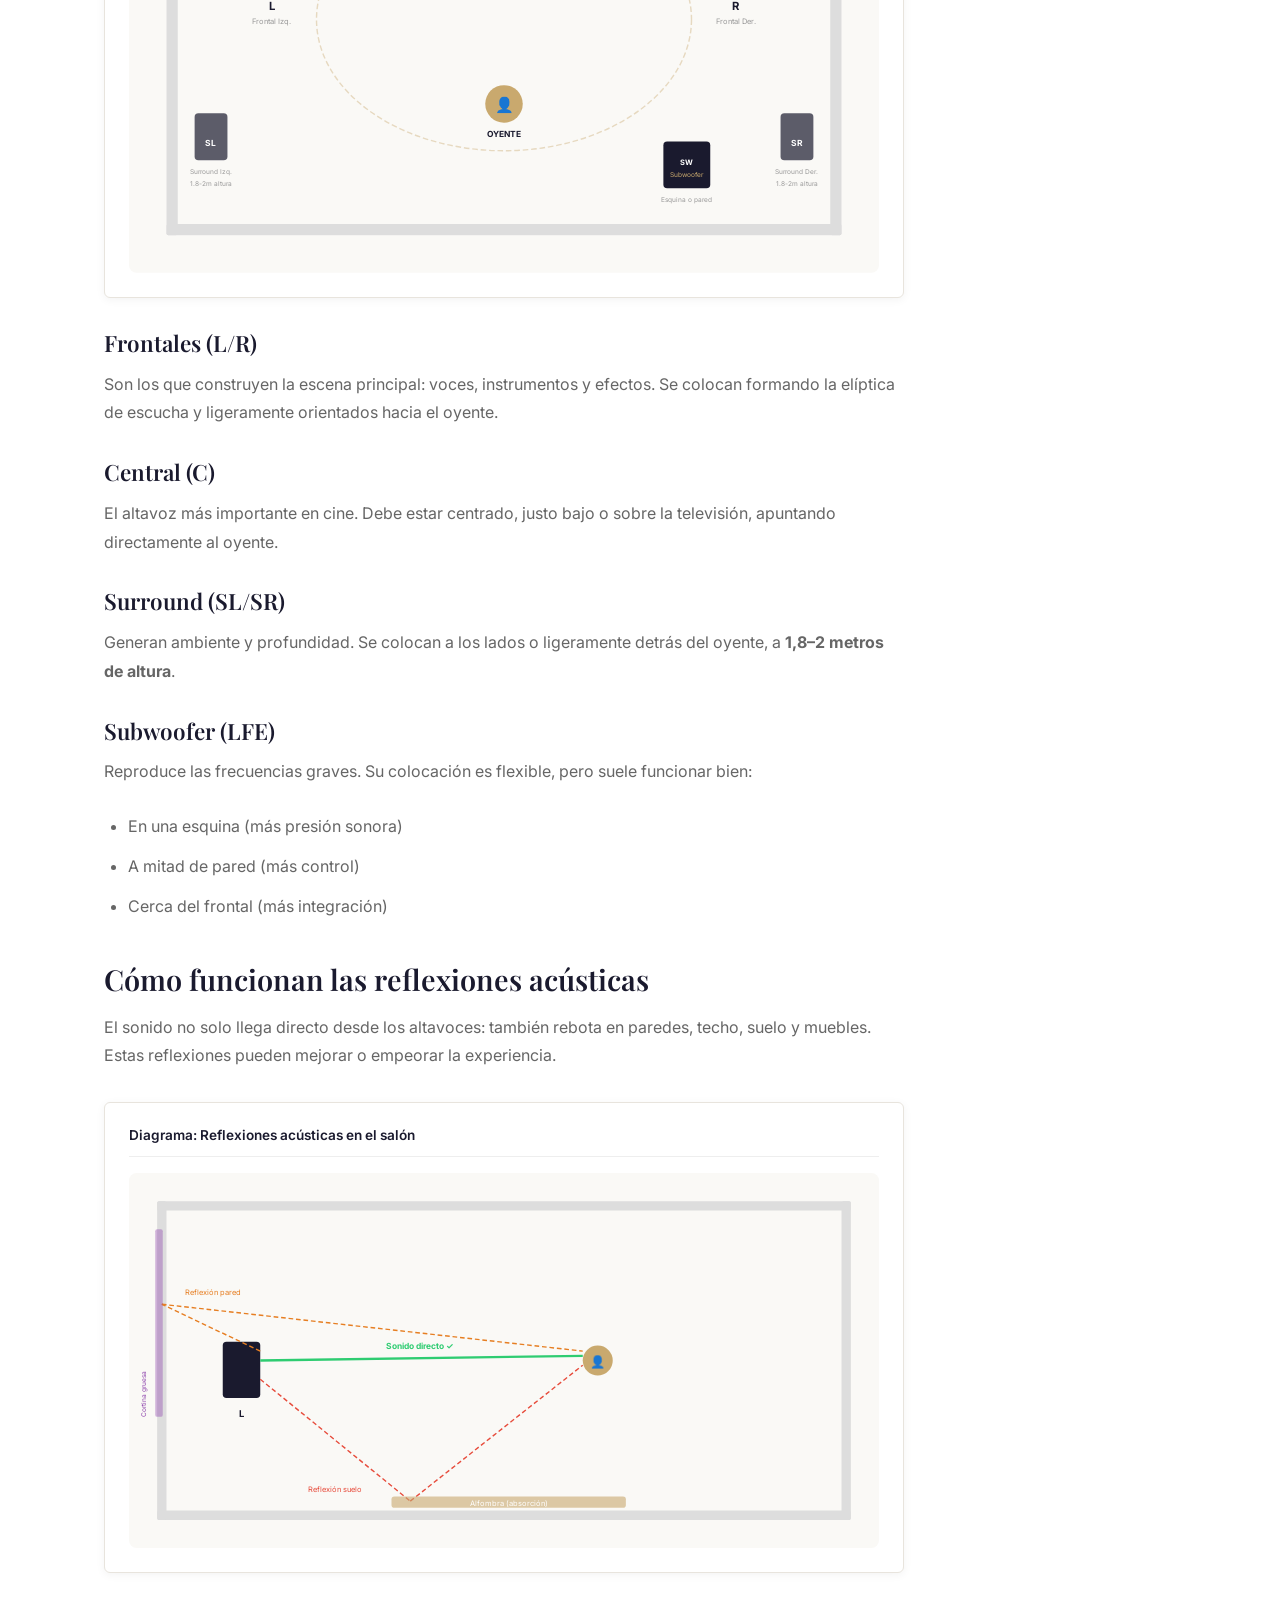
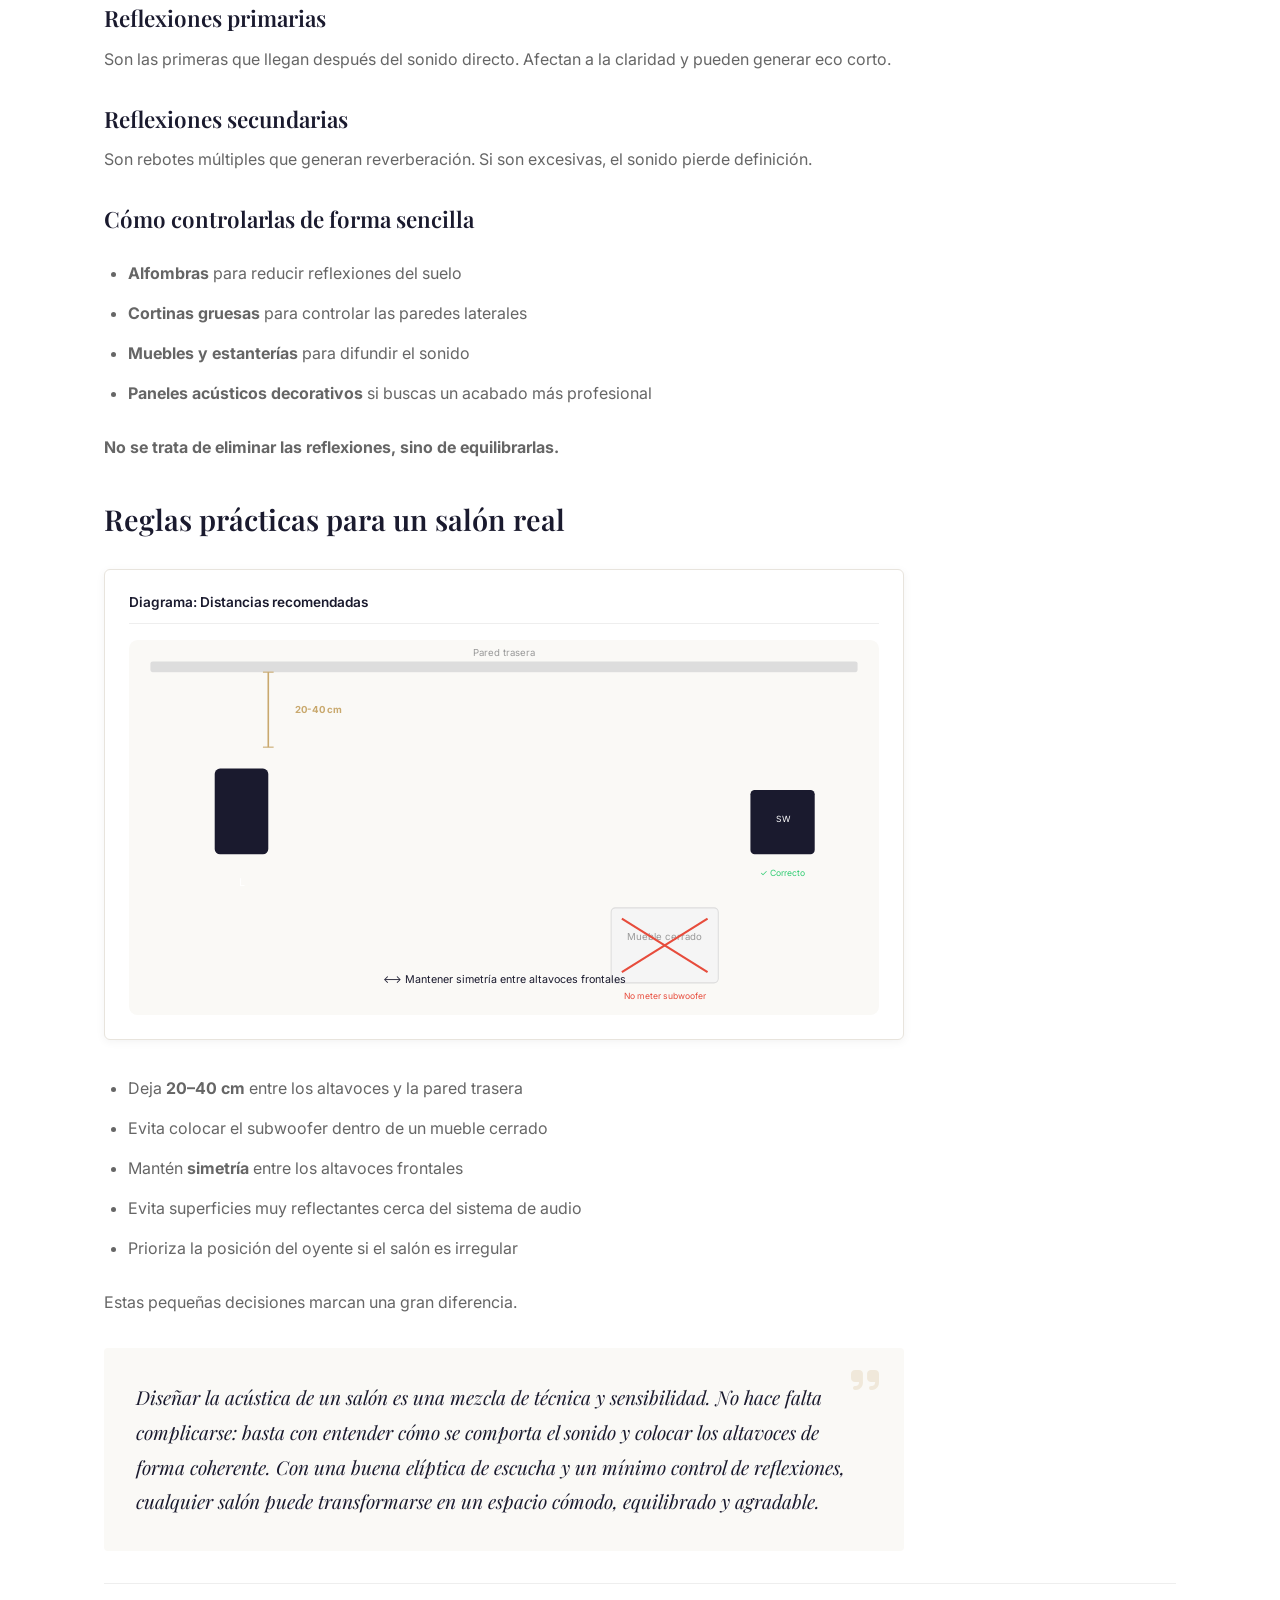
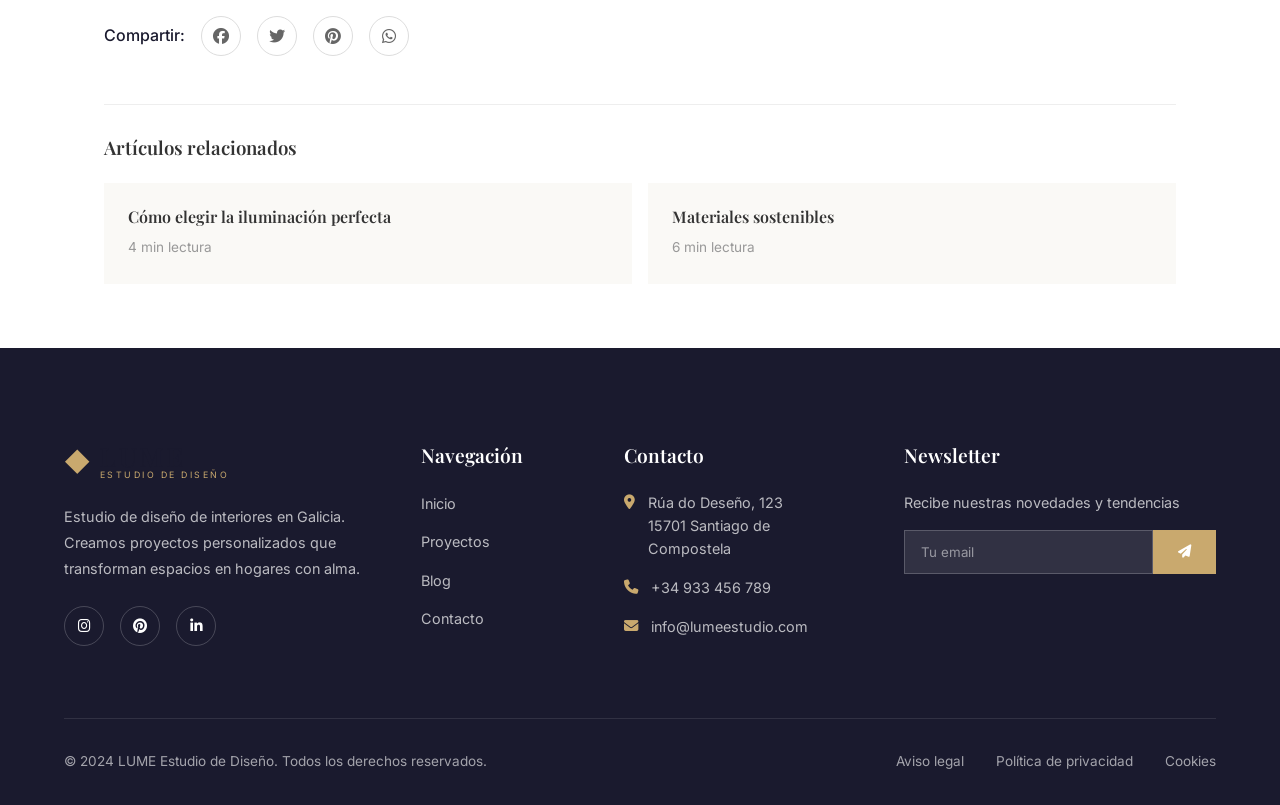
<file: blog/acustica-salon.html>
<!DOCTYPE html>
<html lang="es">
<head>
    <meta charset="UTF-8">
    <meta name="viewport" content="width=device-width, initial-scale=1.0">
    <meta name="description" content="Diseño acústico en el salón: cómo colocar los altavoces y crear un sonido equilibrado. Guía práctica por LUME Estudio.">
    <title>Diseño acústico en el salón | Blog | LUME Estudio</title>
    
    <link rel="stylesheet" href="../css/base.css">
    <link rel="stylesheet" href="../css/header.css">
    <link rel="stylesheet" href="../css/hero.css">
    <link rel="stylesheet" href="../css/componentes.css">
    <link rel="stylesheet" href="../css/secciones.css">
    <link rel="stylesheet" href="../css/proyectos.css">
    <link rel="stylesheet" href="../css/blog.css">
    <link rel="stylesheet" href="../css/contacto.css">
    <link rel="stylesheet" href="../css/footer.css">
    <link rel="stylesheet" href="../css/responsive.css">
    
    <link rel="icon" type="image/svg+xml" href="../favicon.svg">
    <link href="https://fonts.googleapis.com/css2?family=Playfair+Display:ital,wght@0,400;0,500;0,600;0,700;1,400&family=Inter:wght@300;400;500;600&display=swap" rel="stylesheet">
    <link rel="stylesheet" href="https://cdnjs.cloudflare.com/ajax/libs/font-awesome/6.4.0/css/all.min.css">
</head>
<body>
    <header class="header">
        <div class="header-top">
            <div class="header-top-content">
                <div class="header-contact">
                    <a href="tel:+34933456789"><i class="fas fa-phone"></i> +34 933 456 789</a>
                    <a href="mailto:info@lumeestudio.com"><i class="fas fa-envelope"></i> info@lumeestudio.com</a>
                </div>
                <div class="header-social">
                    <a href="#" aria-label="Instagram"><i class="fab fa-instagram"></i></a>
                    <a href="#" aria-label="Pinterest"><i class="fab fa-pinterest"></i></a>
                    <a href="#" aria-label="LinkedIn"><i class="fab fa-linkedin-in"></i></a>
                </div>
            </div>
        </div>
        
        <nav class="nav">
            <div class="nav-container">
                <div class="logo">
                    <a href="../index.html">
                        <span class="logo-icon">◆</span>
                        <div class="logo-text">
                            <h1>LUME</h1>
                            <span class="logo-subtitle">ESTUDIO DE DISEÑO</span>
                        </div>
                    </a>
                </div>
                
                <ul class="nav-menu">
                    <li><a href="../index.html" class="nav-link">Inicio</a></li>
                    <li><a href="../proyectos.html" class="nav-link">Proyectos</a></li>
                    <li><a href="../blog.html" class="nav-link active">Blog</a></li>
                    <li><a href="../contacto.html" class="nav-link">Contacto</a></li>
                    <li class="nav-cta">
                        <a href="../contacto.html" class="btn-nav">Solicitar presupuesto</a>
                    </li>
                </ul>
                
                <button class="hamburger" aria-label="Menú">
                    <span class="hamburger-line"></span>
                    <span class="hamburger-line"></span>
                    <span class="hamburger-line"></span>
                </button>
            </div>
        </nav>
    </header>

    <main>
        <article class="blog-articulo">
            <!-- Hero del artículo con SVG decorativo -->
            <div class="articulo-hero">
                <svg viewBox="0 0 800 400" xmlns="http://www.w3.org/2000/svg" style="width: 100%; height: 100%;">
                    <defs>
                        <linearGradient id="fondo" x1="0%" y1="0%" x2="100%" y2="100%">
                            <stop offset="0%" style="stop-color:#1a1a2e"/>
                            <stop offset="50%" style="stop-color:#2c3e50"/>
                            <stop offset="100%" style="stop-color:#c9a96e"/>
                        </linearGradient>
                        <linearGradient id="onda1" x1="0%" y1="0%" x2="100%" y2="0%">
                            <stop offset="0%" style="stop-color:#c9a96e;stop-opacity:0"/>
                            <stop offset="50%" style="stop-color:#c9a96e;stop-opacity:0.8"/>
                            <stop offset="100%" style="stop-color:#c9a96e;stop-opacity:0"/>
                        </linearGradient>
                        <linearGradient id="onda2" x1="0%" y1="0%" x2="100%" y2="0%">
                            <stop offset="0%" style="stop-color:#c9a96e;stop-opacity:0"/>
                            <stop offset="50%" style="stop-color:#f0d78c;stop-opacity:0.6"/>
                            <stop offset="100%" style="stop-color:#c9a96e;stop-opacity:0"/>
                        </linearGradient>
                        <linearGradient id="onda3" x1="0%" y1="0%" x2="100%" y2="0%">
                            <stop offset="0%" style="stop-color:#c9a96e;stop-opacity:0"/>
                            <stop offset="50%" style="stop-color:#c9a96e;stop-opacity:0.4"/>
                            <stop offset="100%" style="stop-color:#c9a96e;stop-opacity:0"/>
                        </linearGradient>
                        <filter id="glow">
                            <feGaussianBlur stdDeviation="3" result="coloredBlur"/>
                            <feMerge>
                                <feMergeNode in="coloredBlur"/>
                                <feMergeNode in="SourceGraphic"/>
                            </feMerge>
                        </filter>
                    </defs>
                    <!-- Fondo -->
                    <rect width="800" height="400" fill="url(#fondo)"/>
                    <!-- Círculos decorativos -->
                    <circle cx="650" cy="80" r="120" fill="none" stroke="rgba(255,255,255,0.03)" stroke-width="1"/>
                    <circle cx="650" cy="80" r="80" fill="none" stroke="rgba(255,255,255,0.04)" stroke-width="1"/>
                    <circle cx="150" cy="320" r="90" fill="none" stroke="rgba(255,255,255,0.03)" stroke-width="1"/>
                    <circle cx="150" cy="320" r="60" fill="none" stroke="rgba(255,255,255,0.04)" stroke-width="1"/>
                    <!-- Ondas sonoras centrales -->
                    <g filter="url(#glow)">
                        <path d="M 100 200 Q 200 120 400 200 T 700 200" fill="none" stroke="url(#onda1)" stroke-width="3"/>
                        <path d="M 130 200 Q 230 140 400 200 T 670 200" fill="none" stroke="url(#onda2)" stroke-width="2.5"/>
                        <path d="M 160 200 Q 260 160 400 200 T 640 200" fill="none" stroke="url(#onda3)" stroke-width="2"/>
                        <line x1="80" y1="200" x2="720" y2="200" stroke="#c9a96e" stroke-width="1" opacity="0.3"/>
                    </g>
                    <!-- Altavoz L -->
                    <g transform="translate(160, 145)">
                        <rect x="0" y="0" width="45" height="70" rx="5" fill="#2c3e50" stroke="#c9a96e" stroke-width="1.5"/>
                        <circle cx="22" cy="20" r="12" fill="#1a1a2e" stroke="#c9a96e" stroke-width="1"/>
                        <circle cx="22" cy="20" r="5" fill="#c9a96e" opacity="0.7"/>
                        <circle cx="22" cy="48" r="8" fill="#1a1a2e" stroke="#c9a96e" stroke-width="1"/>
                        <circle cx="22" cy="48" r="3.5" fill="#c9a96e" opacity="0.5"/>
                        <rect x="11" y="70" width="23" height="7" rx="2" fill="#c9a96e" opacity="0.4"/>
                    </g>
                    <!-- Altavoz R -->
                    <g transform="translate(595, 145)">
                        <rect x="0" y="0" width="45" height="70" rx="5" fill="#2c3e50" stroke="#c9a96e" stroke-width="1.5"/>
                        <circle cx="22" cy="20" r="12" fill="#1a1a2e" stroke="#c9a96e" stroke-width="1"/>
                        <circle cx="22" cy="20" r="5" fill="#c9a96e" opacity="0.7"/>
                        <circle cx="22" cy="48" r="8" fill="#1a1a2e" stroke="#c9a96e" stroke-width="1"/>
                        <circle cx="22" cy="48" r="3.5" fill="#c9a96e" opacity="0.5"/>
                        <rect x="11" y="70" width="23" height="7" rx="2" fill="#c9a96e" opacity="0.4"/>
                    </g>
                    <!-- Sofá + oyente -->
                    <g transform="translate(365, 240)" filter="url(#glow)">
                        <rect x="0" y="12" width="70" height="22" rx="7" fill="#c9a96e" opacity="0.3"/>
                        <rect x="-4" y="0" width="18" height="34" rx="5" fill="#c9a96e" opacity="0.25"/>
                        <rect x="56" y="0" width="18" height="34" rx="5" fill="#c9a96e" opacity="0.25"/>
                        <circle cx="35" cy="-6" r="9" fill="#c9a96e" opacity="0.5"/>
                    </g>
                    <!-- Notas musicales -->
                    <g fill="#c9a96e" opacity="0.4">
                        <text x="280" y="130" font-size="18" font-family="serif">♪</text>
                        <text x="500" y="135" font-size="14" font-family="serif">♫</text>
                        <text x="310" y="290" font-size="12" font-family="serif">♪</text>
                        <text x="470" y="285" font-size="16" font-family="serif">♩</text>
                    </g>
                    <!-- Título -->
                    <text x="400" y="368" text-anchor="middle" font-family="'Playfair Display', serif" font-size="26" fill="white" font-weight="700" letter-spacing="2">Diseño Acústico en el Salón</text>
                    <line x1="220" y1="378" x2="580" y2="378" stroke="#c9a96e" stroke-width="1" opacity="0.4"/>
                    <text x="400" y="393" text-anchor="middle" font-family="'Inter', sans-serif" font-size="9" fill="rgba(255,255,255,0.5)" letter-spacing="2">CÓMO COLOCAR LOS ALTAVOCES Y CREAR UN SONIDO EQUILIBRADO</text>
                </svg>
            </div>
            
            <div class="articulo-content">
                <div class="section-container">
                    <!-- Breadcrumb -->
                    <div class="breadcrumb" style="color: var(--text-lighter);">
                        <a href="../index.html">Inicio</a>
                        <span class="breadcrumb-separator">/</span>
                        <a href="../blog.html">Blog</a>
                        <span class="breadcrumb-separator">/</span>
                        <span>Diseño acústico en el salón</span>
                    </div>
                    
                    <!-- Cabecera -->
                    <div class="articulo-header">
                        <span class="categoria-badge">Consejos</span>
                        <h1>🎧 Diseño acústico en el salón: cómo colocar los altavoces y crear un sonido equilibrado</h1>
                        <div class="articulo-meta">
                            <span><i class="far fa-calendar"></i> 1 Julio, 2024</span>
                            <span><i class="far fa-user"></i> Profesional electrónica industrial</span>
                            <span><i class="far fa-clock"></i> 8 min lectura</span>
                            <span><i class="fas fa-tag"></i> Acústica, Audio, Salón</span>
                        </div>
                    </div>
                    
                    <!-- Contenido -->
                    <div class="articulo-cuerpo">
                        <p class="articulo-intro">
                            En interiorismo solemos hablar de colores, texturas o iluminación, pero hay un elemento que influye directamente en el confort de un espacio y que muchas veces pasa desapercibido: <strong>la acústica</strong>. Un salón bien diseñado no solo se ve bien, también suena bien. Y cuando el sonido está cuidado, la experiencia de ver una película, escuchar música o simplemente conversar cambia por completo.
                        </p>
                        <p>Como profesional de la electrónica industrial, quiero compartir una visión práctica y accesible sobre cómo diseñar la acústica de un salón y cómo colocar los altavoces para obtener un sonido equilibrado sin necesidad de grandes instalaciones.</p>
                        
                        <!-- Sección 1: Importancia -->
                        <h2>La importancia de la acústica en el salón</h2>
                        <p>Cada salón tiene su propia <strong>personalidad sonora</strong>. La forma del espacio, los materiales, los muebles y hasta la decoración influyen en cómo se comporta el sonido. Si no se controla, aparecen problemas como:</p>
                        <ul>
                            <li>Voces poco claras</li>
                            <li>Graves descontrolados</li>
                            <li>Ecos molestos</li>
                            <li>Sensación de sonido "embarrado"</li>
                        </ul>
                        <p>La buena noticia es que <strong>no hace falta convertir el salón en un estudio de grabación</strong>. Con unas pocas decisiones bien pensadas, se puede lograr un ambiente acústico cómodo y equilibrado.</p>
                        
                        <!-- Sección 2: Elíptica de escucha -->
                        <h2>La elíptica de escucha: la base de una buena colocación</h2>
                        <p>Para que un sistema de audio funcione correctamente, la colocación de los altavoces debe seguir una geometría sencilla: <strong>la elíptica de escucha</strong>.</p>
                        
                        <h3>¿Qué es exactamente?</h3>
                        <p>Imagina una elipse donde los dos altavoces frontales son los focos y el oyente se sitúa en el punto donde las distancias a ambos son equivalentes. Esta disposición permite que el sonido llegue sin desfases y que la escena estéreo sea precisa.</p>
                        
                        <!-- Diagrama SVG: Elíptica de escucha -->
                        <div class="articulo-diagrama">
                            <h4>Diagrama: Elíptica de escucha</h4>
                            <svg viewBox="0 0 800 500" xmlns="http://www.w3.org/2000/svg" style="max-width: 100%; height: auto;">
                                <rect width="800" height="500" fill="#faf9f6" rx="8"/>
                                <rect x="50" y="50" width="700" height="15" fill="#e0d5c0" rx="2"/>
                                <text x="400" y="42" text-anchor="middle" font-size="12" fill="#999">Pared trasera</text>
                                <rect x="50" y="430" width="700" height="20" fill="#e0d5c0" rx="2"/>
                                <ellipse cx="400" cy="280" rx="250" ry="180" fill="none" stroke="#c9a96e" stroke-width="2" stroke-dasharray="8,4" opacity="0.6"/>
                                <text x="660" y="160" font-size="11" fill="#c9a96e" font-style="italic">Elíptica de escucha</text>
                                <rect x="155" y="250" width="40" height="60" rx="4" fill="#1a1a2e"/>
                                <circle cx="175" cy="265" r="10" fill="#c9a96e" opacity="0.7"/>
                                <circle cx="175" cy="290" r="6" fill="#c9a96e" opacity="0.4"/>
                                <text x="175" y="330" text-anchor="middle" font-size="13" font-weight="bold" fill="#1a1a2e">L</text>
                                <text x="175" y="345" text-anchor="middle" font-size="9" fill="#999">Frontal Izq.</text>
                                <rect x="605" y="250" width="40" height="60" rx="4" fill="#1a1a2e"/>
                                <circle cx="625" cy="265" r="10" fill="#c9a96e" opacity="0.7"/>
                                <circle cx="625" cy="290" r="6" fill="#c9a96e" opacity="0.4"/>
                                <text x="625" y="330" text-anchor="middle" font-size="13" font-weight="bold" fill="#1a1a2e">R</text>
                                <text x="625" y="345" text-anchor="middle" font-size="9" fill="#999">Frontal Der.</text>
                                <circle cx="400" cy="380" r="18" fill="#c9a96e"/>
                                <text x="400" y="385" text-anchor="middle" font-size="14" fill="white">👤</text>
                                <text x="400" y="415" text-anchor="middle" font-size="10" font-weight="bold" fill="#1a1a2e">OYENTE</text>
                                <text x="400" y="428" text-anchor="middle" font-size="8" fill="#999">Punto dulce</text>
                                <line x1="195" y1="268" x2="380" y2="370" stroke="#c9a96e" stroke-width="1" stroke-dasharray="4,3" opacity="0.5"/>
                                <line x1="605" y1="268" x2="420" y2="370" stroke="#c9a96e" stroke-width="1" stroke-dasharray="4,3" opacity="0.5"/>
                                <text x="270" y="310" text-anchor="middle" font-size="9" fill="#999">Distancia = d</text>
                                <text x="530" y="310" text-anchor="middle" font-size="9" fill="#999">Distancia = d</text>
                                <line x1="175" y1="240" x2="625" y2="240" stroke="#1a1a2e" stroke-width="1"/>
                                <text x="400" y="233" text-anchor="middle" font-size="10" fill="#1a1a2e">2 - 3 metros</text>
                                <text x="400" y="470" text-anchor="middle" font-size="10" fill="#999">Altura del tweeter = altura de los oídos sentado (~90-110 cm)</text>
                            </svg>
                        </div>
                        
                        <h3>Distancias recomendadas</h3>
                        <ul>
                            <li><strong>Separación entre altavoces frontales:</strong> 2 a 3 metros</li>
                            <li><strong>Distancia del oyente a cada altavoz:</strong> similar a la separación entre ellos</li>
                            <li><strong>Altura del tweeter:</strong> a la altura de tus oídos cuando estás sentado</li>
                        </ul>
                        <p>Esta configuración es la base para que cualquier sistema de audio, por sencillo que sea, funcione correctamente.</p>
                        
                        <!-- Sección 3: Tipos de altavoces -->
                        <h2>Tipos de altavoces y su función en el salón</h2>
                        
                        <div class="articulo-diagrama">
                            <h4>Diagrama: Configuración recomendada 5.1</h4>
                            <svg viewBox="0 0 800 550" xmlns="http://www.w3.org/2000/svg" style="max-width: 100%; height: auto;">
                                <rect width="800" height="550" fill="#faf9f6" rx="8"/>
                                <rect x="40" y="40" width="720" height="12" fill="#ddd" rx="2"/>
                                <rect x="40" y="40" width="12" height="470" fill="#ddd" rx="2"/>
                                <rect x="748" y="40" width="12" height="470" fill="#ddd" rx="2"/>
                                <rect x="40" y="498" width="720" height="12" fill="#ddd" rx="2"/>
                                <text x="400" y="28" text-anchor="middle" font-size="10" fill="#999">Pared frontal (TV)</text>
                                <rect x="330" y="55" width="140" height="8" fill="#1a1a2e" rx="2"/>
                                <text x="400" y="80" text-anchor="middle" font-size="9" fill="#666">TV / Pantalla</text>
                                <rect x="370" y="88" width="60" height="25" rx="3" fill="#c9a96e"/>
                                <text x="400" y="104" text-anchor="middle" font-size="9" fill="white" font-weight="bold">CENTRAL</text>
                                <text x="400" y="125" text-anchor="middle" font-size="8" fill="#999">Bajo la TV</text>
                                <rect x="130" y="180" width="45" height="70" rx="5" fill="#1a1a2e"/>
                                <circle cx="152" cy="200" r="14" fill="#c9a96e" opacity="0.6"/>
                                <text x="152" y="270" text-anchor="middle" font-size="12" font-weight="bold" fill="#1a1a2e">L</text>
                                <text x="152" y="285" text-anchor="middle" font-size="8" fill="#999">Frontal Izq.</text>
                                <rect x="625" y="180" width="45" height="70" rx="5" fill="#1a1a2e"/>
                                <circle cx="647" cy="200" r="14" fill="#c9a96e" opacity="0.6"/>
                                <text x="647" y="270" text-anchor="middle" font-size="12" font-weight="bold" fill="#1a1a2e">R</text>
                                <text x="647" y="285" text-anchor="middle" font-size="8" fill="#999">Frontal Der.</text>
                                <circle cx="400" cy="370" r="20" fill="#c9a96e"/>
                                <text x="400" y="376" text-anchor="middle" font-size="16" fill="white">👤</text>
                                <text x="400" y="405" text-anchor="middle" font-size="9" font-weight="bold" fill="#1a1a2e">OYENTE</text>
                                <rect x="70" y="380" width="35" height="50" rx="4" fill="#1a1a2e" opacity="0.7"/>
                                <text x="87" y="415" text-anchor="middle" font-size="9" fill="white" font-weight="bold">SL</text>
                                <text x="87" y="445" text-anchor="middle" font-size="7" fill="#999">Surround Izq.</text>
                                <text x="87" y="458" text-anchor="middle" font-size="7" fill="#999">1.8-2m altura</text>
                                <rect x="695" y="380" width="35" height="50" rx="4" fill="#1a1a2e" opacity="0.7"/>
                                <text x="712" y="415" text-anchor="middle" font-size="9" fill="white" font-weight="bold">SR</text>
                                <text x="712" y="445" text-anchor="middle" font-size="7" fill="#999">Surround Der.</text>
                                <text x="712" y="458" text-anchor="middle" font-size="7" fill="#999">1.8-2m altura</text>
                                <rect x="570" y="410" width="50" height="50" rx="4" fill="#1a1a2e"/>
                                <text x="595" y="435" text-anchor="middle" font-size="8" fill="white" font-weight="bold">SW</text>
                                <text x="595" y="448" text-anchor="middle" font-size="7" fill="#c9a96e">Subwoofer</text>
                                <text x="595" y="475" text-anchor="middle" font-size="7" fill="#999">Esquina o pared</text>
                                <ellipse cx="400" cy="280" rx="200" ry="140" fill="none" stroke="#c9a96e" stroke-width="1.5" stroke-dasharray="6,3" opacity="0.4"/>
                            </svg>
                        </div>
                        
                        <h3>Frontales (L/R)</h3>
                        <p>Son los que construyen la escena principal: voces, instrumentos y efectos. Se colocan formando la elíptica de escucha y ligeramente orientados hacia el oyente.</p>
                        
                        <h3>Central (C)</h3>
                        <p>El altavoz más importante en cine. Debe estar centrado, justo bajo o sobre la televisión, apuntando directamente al oyente.</p>
                        
                        <h3>Surround (SL/SR)</h3>
                        <p>Generan ambiente y profundidad. Se colocan a los lados o ligeramente detrás del oyente, a <strong>1,8–2 metros de altura</strong>.</p>
                        
                        <h3>Subwoofer (LFE)</h3>
                        <p>Reproduce las frecuencias graves. Su colocación es flexible, pero suele funcionar bien:</p>
                        <ul>
                            <li>En una esquina (más presión sonora)</li>
                            <li>A mitad de pared (más control)</li>
                            <li>Cerca del frontal (más integración)</li>
                        </ul>
                        
                        <!-- Sección 4: Reflexiones -->
                        <h2>Cómo funcionan las reflexiones acústicas</h2>
                        <p>El sonido no solo llega directo desde los altavoces: también rebota en paredes, techo, suelo y muebles. Estas reflexiones pueden mejorar o empeorar la experiencia.</p>
                        
                        <div class="articulo-diagrama">
                            <h4>Diagrama: Reflexiones acústicas en el salón</h4>
                            <svg viewBox="0 0 800 400" xmlns="http://www.w3.org/2000/svg" style="max-width: 100%; height: auto;">
                                <rect width="800" height="400" fill="#faf9f6" rx="8"/>
                                <rect x="30" y="30" width="740" height="10" fill="#ddd" rx="2"/>
                                <rect x="30" y="360" width="740" height="10" fill="#ddd" rx="2"/>
                                <rect x="30" y="30" width="10" height="340" fill="#ddd" rx="2"/>
                                <rect x="760" y="30" width="10" height="340" fill="#ddd" rx="2"/>
                                <rect x="100" y="180" width="40" height="60" rx="4" fill="#1a1a2e"/>
                                <text x="120" y="260" text-anchor="middle" font-size="10" fill="#1a1a2e" font-weight="bold">L</text>
                                <circle cx="500" cy="200" r="16" fill="#c9a96e"/>
                                <text x="500" y="206" text-anchor="middle" font-size="13" fill="white">👤</text>
                                <line x1="140" y1="200" x2="484" y2="195" stroke="#2ecc71" stroke-width="2.5"/>
                                <text x="310" y="188" text-anchor="middle" font-size="9" fill="#2ecc71" font-weight="bold">Sonido directo ✓</text>
                                <line x1="140" y1="220" x2="300" y2="350" stroke="#e74c3c" stroke-width="1.5" stroke-dasharray="5,3"/>
                                <line x1="300" y1="350" x2="484" y2="205" stroke="#e74c3c" stroke-width="1.5" stroke-dasharray="5,3"/>
                                <text x="220" y="340" text-anchor="middle" font-size="8" fill="#e74c3c">Reflexión suelo</text>
                                <line x1="140" y1="190" x2="35" y2="140" stroke="#e67e22" stroke-width="1.5" stroke-dasharray="5,3"/>
                                <line x1="35" y1="140" x2="484" y2="190" stroke="#e67e22" stroke-width="1.5" stroke-dasharray="5,3"/>
                                <text x="60" y="130" font-size="8" fill="#e67e22">Reflexión pared</text>
                                <rect x="280" y="345" width="250" height="12" fill="#c9a96e" rx="3" opacity="0.6"/>
                                <text x="405" y="355" text-anchor="middle" font-size="8" fill="white">Alfombra (absorción)</text>
                                <rect x="28" y="60" width="8" height="200" fill="#8e44ad" rx="2" opacity="0.4"/>
                                <text x="18" y="260" font-size="7" fill="#8e44ad" transform="rotate(-90, 18, 260)">Cortina gruesa</text>
                            </svg>
                        </div>
                        
                        <h3>Reflexiones primarias</h3>
                        <p>Son las primeras que llegan después del sonido directo. Afectan a la claridad y pueden generar eco corto.</p>
                        
                        <h3>Reflexiones secundarias</h3>
                        <p>Son rebotes múltiples que generan reverberación. Si son excesivas, el sonido pierde definición.</p>
                        
                        <h3>Cómo controlarlas de forma sencilla</h3>
                        <ul>
                            <li><strong>Alfombras</strong> para reducir reflexiones del suelo</li>
                            <li><strong>Cortinas gruesas</strong> para controlar las paredes laterales</li>
                            <li><strong>Muebles y estanterías</strong> para difundir el sonido</li>
                            <li><strong>Paneles acústicos decorativos</strong> si buscas un acabado más profesional</li>
                        </ul>
                        <p><strong>No se trata de eliminar las reflexiones, sino de equilibrarlas.</strong></p>
                        
                        <!-- Sección 5: Reglas prácticas -->
                        <h2>Reglas prácticas para un salón real</h2>
                        
                        <div class="articulo-diagrama">
                            <h4>Diagrama: Distancias recomendadas</h4>
                            <svg viewBox="0 0 700 350" xmlns="http://www.w3.org/2000/svg" style="max-width: 100%; height: auto;">
                                <rect width="700" height="350" fill="#faf9f6" rx="8"/>
                                <rect x="20" y="20" width="660" height="10" fill="#ddd" rx="2"/>
                                <text x="350" y="15" text-anchor="middle" font-size="9" fill="#999">Pared trasera</text>
                                <rect x="80" y="120" width="50" height="80" rx="5" fill="#1a1a2e"/>
                                <text x="105" y="230" text-anchor="middle" font-size="10" fill="white">L</text>
                                <line x1="130" y1="100" x2="130" y2="30" stroke="#c9a96e" stroke-width="1.5"/>
                                <line x1="125" y1="30" x2="135" y2="30" stroke="#c9a96e" stroke-width="1"/>
                                <line x1="125" y1="100" x2="135" y2="100" stroke="#c9a96e" stroke-width="1"/>
                                <text x="155" y="68" font-size="9" fill="#c9a96e" font-weight="bold">20-40 cm</text>
                                <rect x="450" y="250" width="100" height="70" rx="4" fill="#f5f5f5" stroke="#ddd" stroke-width="1"/>
                                <text x="500" y="280" text-anchor="middle" font-size="9" fill="#999">Mueble cerrado</text>
                                <line x1="460" y1="260" x2="540" y2="310" stroke="#e74c3c" stroke-width="2"/>
                                <line x1="540" y1="260" x2="460" y2="310" stroke="#e74c3c" stroke-width="2"/>
                                <text x="500" y="335" text-anchor="middle" font-size="8" fill="#e74c3c">No meter subwoofer</text>
                                <rect x="580" y="140" width="60" height="60" rx="4" fill="#1a1a2e"/>
                                <text x="610" y="170" text-anchor="middle" font-size="8" fill="white">SW</text>
                                <text x="610" y="220" text-anchor="middle" font-size="8" fill="#2ecc71">✓ Correcto</text>
                                <text x="350" y="320" text-anchor="middle" font-size="10" fill="#1a1a2e">⟷ Mantener simetría entre altavoces frontales</text>
                            </svg>
                        </div>
                        
                        <ul>
                            <li>Deja <strong>20–40 cm</strong> entre los altavoces y la pared trasera</li>
                            <li>Evita colocar el subwoofer dentro de un mueble cerrado</li>
                            <li>Mantén <strong>simetría</strong> entre los altavoces frontales</li>
                            <li>Evita superficies muy reflectantes cerca del sistema de audio</li>
                            <li>Prioriza la posición del oyente si el salón es irregular</li>
                        </ul>
                        <p>Estas pequeñas decisiones marcan una gran diferencia.</p>
                        
                        <!-- Conclusión -->
                        <div class="articulo-destacado">
                            <i class="fas fa-quote-right"></i>
                            <p>Diseñar la acústica de un salón es una mezcla de técnica y sensibilidad. No hace falta complicarse: basta con entender cómo se comporta el sonido y colocar los altavoces de forma coherente. Con una buena elíptica de escucha y un mínimo control de reflexiones, cualquier salón puede transformarse en un espacio cómodo, equilibrado y agradable.</p>
                        </div>
                    </div>
                    
                    <!-- Compartir -->
                    <div class="articulo-compartir">
                        <span>Compartir:</span>
                        <a href="#" aria-label="Facebook"><i class="fab fa-facebook"></i></a>
                        <a href="#" aria-label="Twitter"><i class="fab fa-twitter"></i></a>
                        <a href="#" aria-label="Pinterest"><i class="fab fa-pinterest"></i></a>
                        <a href="#" aria-label="WhatsApp"><i class="fab fa-whatsapp"></i></a>
                    </div>
                    
                    <!-- Artículos relacionados -->
                    <div class="articulos-relacionados">
                        <h3>Artículos relacionados</h3>
                        <div class="relacionados-grid">
                            <a href="iluminacion-perfecta.html" class="relacionado-card">
                                <h4>Cómo elegir la iluminación perfecta</h4>
                                <span>4 min lectura</span>
                            </a>
                            <a href="materiales-sostenibles.html" class="relacionado-card">
                                <h4>Materiales sostenibles</h4>
                                <span>6 min lectura</span>
                            </a>
                        </div>
                    </div>
                </div>
            </div>
        </article>
    </main>

    <footer class="footer">
        <div class="footer-grid">
            <div class="footer-brand">
                <div class="logo">
                    <a href="../index.html">
                        <span class="logo-icon">◆</span>
                        <div class="logo-text">
                            <h1>LUME</h1>
                            <span class="logo-subtitle">ESTUDIO DE DISEÑO</span>
                        </div>
                    </a>
                </div>
                <p>Estudio de diseño de interiores en Galicia. Creamos proyectos personalizados que transforman espacios en hogares con alma.</p>
                <div class="footer-social">
                    <a href="#" aria-label="Instagram"><i class="fab fa-instagram"></i></a>
                    <a href="#" aria-label="Pinterest"><i class="fab fa-pinterest"></i></a>
                    <a href="#" aria-label="LinkedIn"><i class="fab fa-linkedin-in"></i></a>
                </div>
            </div>
            
            <div class="footer-nav">
                <h4>Navegación</h4>
                <ul>
                    <li><a href="../index.html">Inicio</a></li>
                    <li><a href="../proyectos.html">Proyectos</a></li>
                    <li><a href="../blog.html">Blog</a></li>
                    <li><a href="../contacto.html">Contacto</a></li>
                </ul>
            </div>
            
            <div class="footer-contact">
                <h4>Contacto</h4>
                <ul>
                    <li><i class="fas fa-map-marker-alt"></i> Rúa do Deseño, 123<br>15701 Santiago de Compostela</li>
                    <li><i class="fas fa-phone"></i> <a href="tel:+34933456789">+34 933 456 789</a></li>
                    <li><i class="fas fa-envelope"></i> <a href="mailto:info@lumeestudio.com">info@lumeestudio.com</a></li>
                </ul>
            </div>
            
            <div class="footer-newsletter">
                <h4>Newsletter</h4>
                <p>Recibe nuestras novedades y tendencias</p>
                <form class="newsletter-form">
                    <input type="email" placeholder="Tu email" required>
                    <button type="submit"><i class="fas fa-paper-plane"></i></button>
                </form>
            </div>
        </div>
        
        <div class="footer-bottom">
            <div class="footer-bottom-content">
                <p>&copy; 2024 LUME Estudio de Diseño. Todos los derechos reservados.</p>
                <div class="footer-legal">
                    <a href="#">Aviso legal</a>
                    <a href="#">Política de privacidad</a>
                    <a href="#">Cookies</a>
                </div>
            </div>
        </div>
    </footer>

    <script src="../js/main.js"></script>
</body>
</html>
</file>
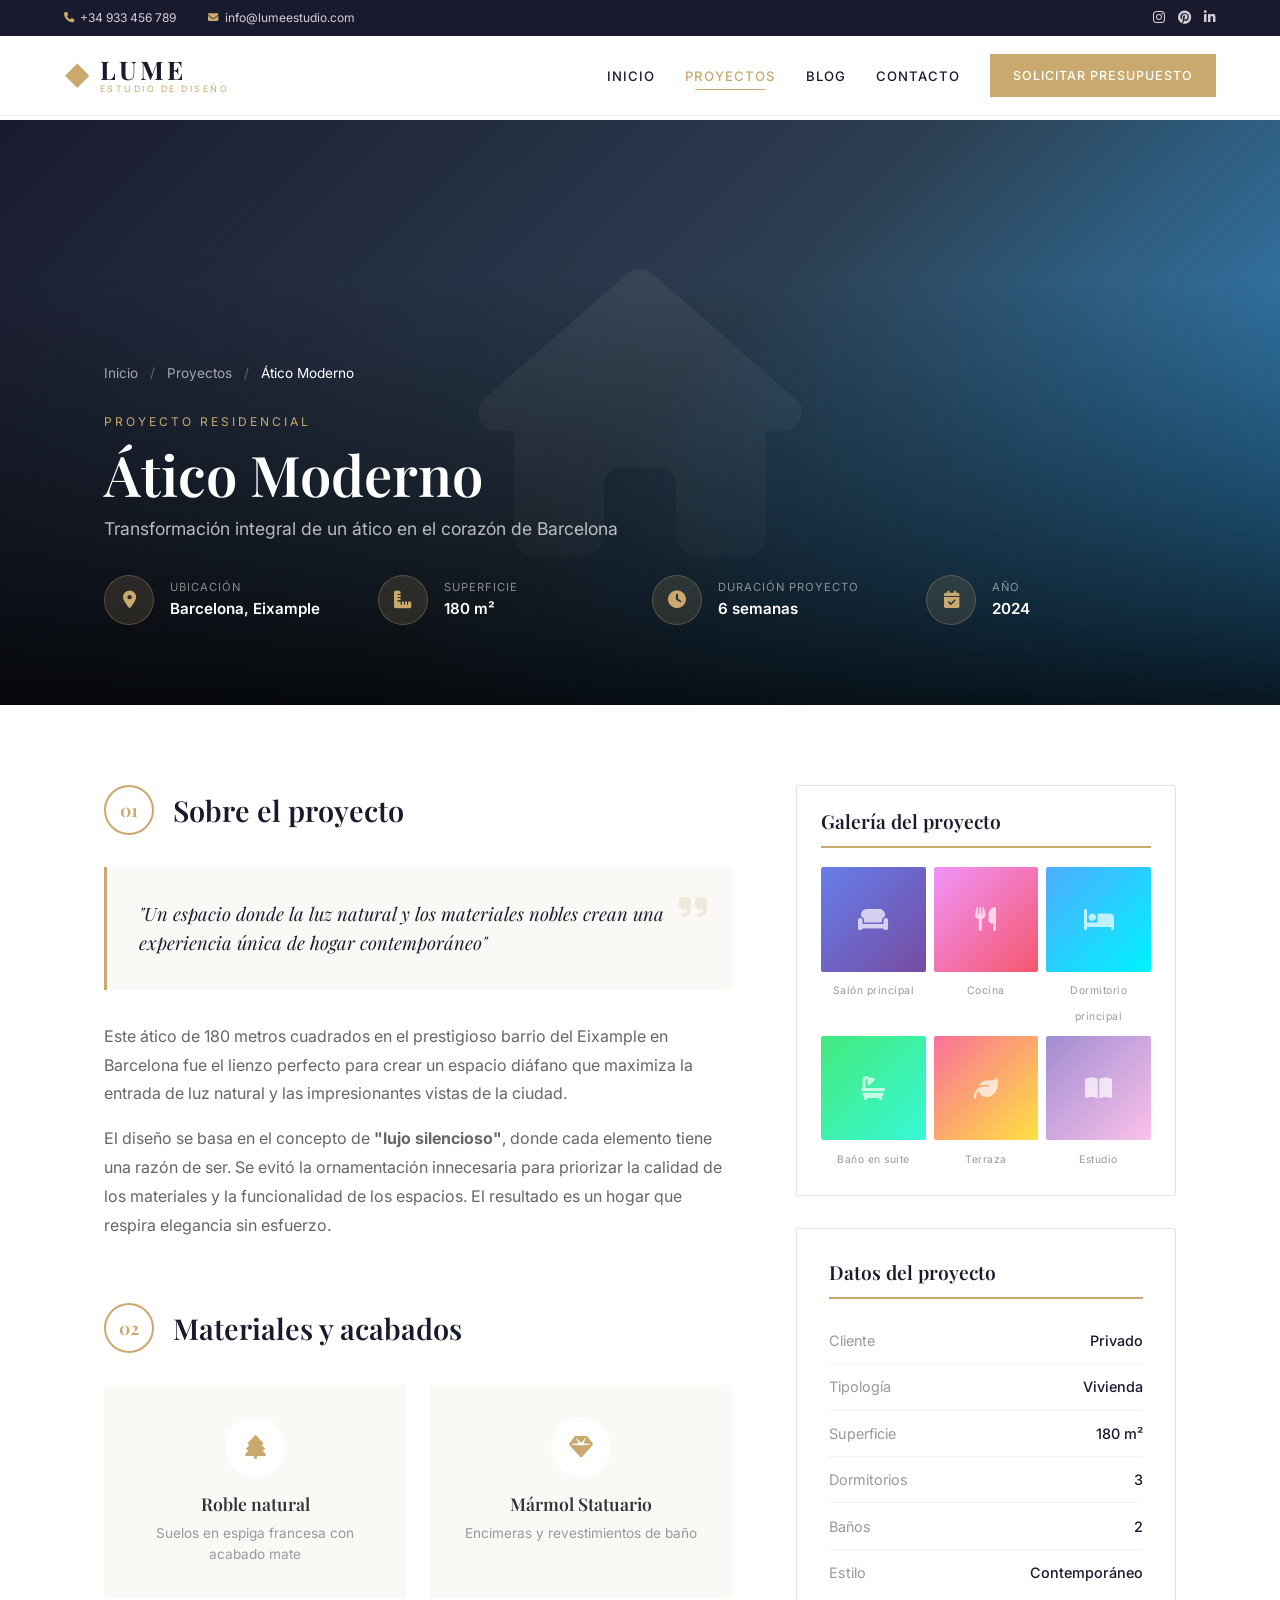
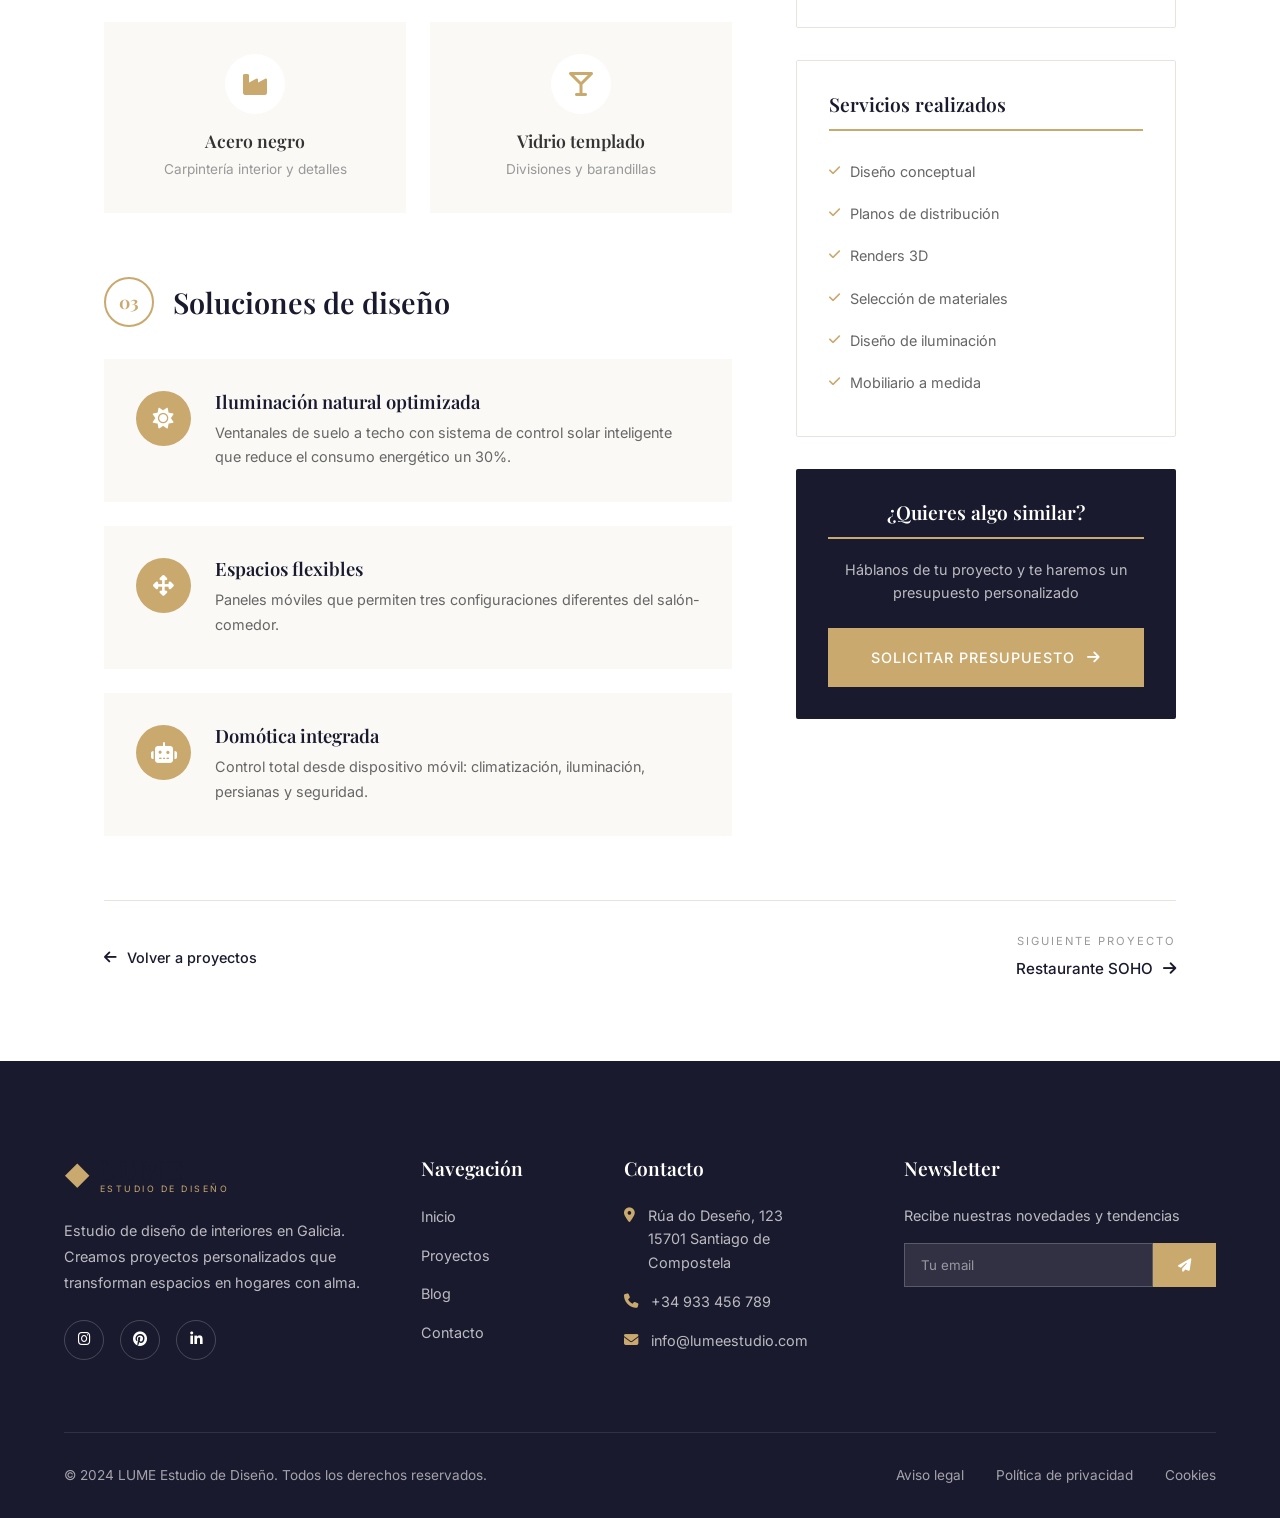
<file: proyectos/atico-moderno.html>
<!DOCTYPE html>
<html lang="es">
<head>
    <meta charset="UTF-8">
    <meta name="viewport" content="width=device-width, initial-scale=1.0">
    <meta name="description" content="Ático Moderno en Barcelona - Proyecto de diseño interior por LUME Estudio. Reforma integral de 180m² con líneas contemporáneas y materiales nobles.">
    <title>Ático Moderno | Proyecto Residencial | LUME Estudio</title>
    <link rel="stylesheet" href="../css/main.css">
    <link rel="icon" type="image/svg+xml" href="../favicon.svg">
    <link href="https://fonts.googleapis.com/css2?family=Playfair+Display:ital,wght@0,400;0,500;0,600;0,700;1,400&family=Inter:wght@300;400;500;600&display=swap" rel="stylesheet">
    <link rel="stylesheet" href="https://cdnjs.cloudflare.com/ajax/libs/font-awesome/6.4.0/css/all.min.css">
</head>
<body>
    <header class="header">
        <div class="header-top">
            <div class="header-top-content">
                <div class="header-contact">
                    <a href="tel:+34933456789"><i class="fas fa-phone"></i> +34 933 456 789</a>
                    <a href="mailto:info@lumeestudio.com"><i class="fas fa-envelope"></i> info@lumeestudio.com</a>
                </div>
                <div class="header-social">
                    <a href="#" aria-label="Instagram"><i class="fab fa-instagram"></i></a>
                    <a href="#" aria-label="Pinterest"><i class="fab fa-pinterest"></i></a>
                    <a href="#" aria-label="LinkedIn"><i class="fab fa-linkedin-in"></i></a>
                </div>
            </div>
        </div>
        
        <nav class="nav">
            <div class="nav-container">
                <div class="logo">
                    <a href="../index.html">
                        <span class="logo-icon">◆</span>
                        <div class="logo-text">
                            <h1>LUME</h1>
                            <span class="logo-subtitle">ESTUDIO DE DISEÑO</span>
                        </div>
                    </a>
                </div>
                
                <ul class="nav-menu">
                    <li><a href="../index.html" class="nav-link">Inicio</a></li>
                    <li><a href="../proyectos.html" class="nav-link active">Proyectos</a></li>
                    <li><a href="../blog.html" class="nav-link">Blog</a></li>
                    <li><a href="../contacto.html" class="nav-link">Contacto</a></li>
                    <li class="nav-cta">
                        <a href="../contacto.html" class="btn-nav">Solicitar presupuesto</a>
                    </li>
                </ul>
                
                <button class="hamburger" aria-label="Menú">
                    <span class="hamburger-line"></span>
                    <span class="hamburger-line"></span>
                    <span class="hamburger-line"></span>
                </button>
            </div>
        </nav>
    </header>

    <main>
        <article class="proyecto-detalle">
            <!-- Hero del proyecto -->
            <section class="detalle-hero">
                <div class="detalle-hero-bg" style="background: linear-gradient(135deg, #1a1a2e 0%, #2c3e50 50%, #3498db 100%);">
                    <i class="fas fa-home detalle-hero-icon"></i>
                </div>
                <div class="detalle-hero-content">
                    <div class="section-container">
                        <div class="breadcrumb">
                            <a href="../index.html">Inicio</a>
                            <span class="breadcrumb-separator">/</span>
                            <a href="../proyectos.html">Proyectos</a>
                            <span class="breadcrumb-separator">/</span>
                            <span>Ático Moderno</span>
                        </div>
                        <span class="detalle-categoria">Proyecto Residencial</span>
                        <h1>Ático Moderno</h1>
                        <p class="detalle-subtitulo">Transformación integral de un ático en el corazón de Barcelona</p>
                        
                        <div class="detalle-meta-grid">
                            <div class="detalle-meta-item">
                                <div class="meta-icono">
                                    <i class="fas fa-map-marker-alt"></i>
                                </div>
                                <div class="meta-texto">
                                    <span>Ubicación</span>
                                    <strong>Barcelona, Eixample</strong>
                                </div>
                            </div>
                            <div class="detalle-meta-item">
                                <div class="meta-icono">
                                    <i class="fas fa-ruler-combined"></i>
                                </div>
                                <div class="meta-texto">
                                    <span>Superficie</span>
                                    <strong>180 m²</strong>
                                </div>
                            </div>
                            <div class="detalle-meta-item">
                                <div class="meta-icono">
                                    <i class="fas fa-clock"></i>
                                </div>
                                <div class="meta-texto">
                                    <span>Duración proyecto</span>
                                    <strong>6 semanas</strong>
                                </div>
                            </div>
                            <div class="detalle-meta-item">
                                <div class="meta-icono">
                                    <i class="fas fa-calendar-check"></i>
                                </div>
                                <div class="meta-texto">
                                    <span>Año</span>
                                    <strong>2024</strong>
                                </div>
                            </div>
                        </div>
                    </div>
                </div>
            </section>

            <!-- Contenido del proyecto -->
            <div class="detalle-contenido">
                <div class="section-container">
                    <div class="detalle-grid">
                        <!-- Contenido principal -->
                        <div class="detalle-main">
                            <!-- Sobre el proyecto -->
                            <section class="detalle-seccion">
                                <div class="detalle-seccion-header">
                                    <span class="seccion-numero">01</span>
                                    <h2>Sobre el proyecto</h2>
                                </div>
                                <div class="detalle-seccion-body">
                                    <div class="detalle-destacado">
                                        <i class="fas fa-quote-right"></i>
                                        <p>"Un espacio donde la luz natural y los materiales nobles crean una experiencia única de hogar contemporáneo"</p>
                                    </div>
                                    <p class="detalle-parrafo">Este ático de 180 metros cuadrados en el prestigioso barrio del Eixample en Barcelona fue el lienzo perfecto para crear un espacio diáfano que maximiza la entrada de luz natural y las impresionantes vistas de la ciudad.</p>
                                    <p class="detalle-parrafo">El diseño se basa en el concepto de <strong>"lujo silencioso"</strong>, donde cada elemento tiene una razón de ser. Se evitó la ornamentación innecesaria para priorizar la calidad de los materiales y la funcionalidad de los espacios. El resultado es un hogar que respira elegancia sin esfuerzo.</p>
                                </div>
                            </section>

                            <!-- Materiales -->
                            <section class="detalle-seccion">
                                <div class="detalle-seccion-header">
                                    <span class="seccion-numero">02</span>
                                    <h2>Materiales y acabados</h2>
                                </div>
                                <div class="materiales-grid">
                                    <div class="material-card">
                                        <div class="material-icon-wrap">
                                            <i class="fas fa-tree"></i>
                                        </div>
                                        <h4>Roble natural</h4>
                                        <p>Suelos en espiga francesa con acabado mate</p>
                                    </div>
                                    <div class="material-card">
                                        <div class="material-icon-wrap">
                                            <i class="fas fa-gem"></i>
                                        </div>
                                        <h4>Mármol Statuario</h4>
                                        <p>Encimeras y revestimientos de baño</p>
                                    </div>
                                    <div class="material-card">
                                        <div class="material-icon-wrap">
                                            <i class="fas fa-industry"></i>
                                        </div>
                                        <h4>Acero negro</h4>
                                        <p>Carpintería interior y detalles</p>
                                    </div>
                                    <div class="material-card">
                                        <div class="material-icon-wrap">
                                            <i class="fas fa-glass-martini"></i>
                                        </div>
                                        <h4>Vidrio templado</h4>
                                        <p>Divisiones y barandillas</p>
                                    </div>
                                </div>
                            </section>

                            <!-- Soluciones -->
                            <section class="detalle-seccion">
                                <div class="detalle-seccion-header">
                                    <span class="seccion-numero">03</span>
                                    <h2>Soluciones de diseño</h2>
                                </div>
                                <div class="soluciones-lista-detalle">
                                    <div class="solucion-detalle-item">
                                        <div class="solucion-detalle-icono">
                                            <i class="fas fa-sun"></i>
                                        </div>
                                        <div class="solucion-detalle-texto">
                                            <h4>Iluminación natural optimizada</h4>
                                            <p>Ventanales de suelo a techo con sistema de control solar inteligente que reduce el consumo energético un 30%.</p>
                                        </div>
                                    </div>
                                    <div class="solucion-detalle-item">
                                        <div class="solucion-detalle-icono">
                                            <i class="fas fa-arrows-alt"></i>
                                        </div>
                                        <div class="solucion-detalle-texto">
                                            <h4>Espacios flexibles</h4>
                                            <p>Paneles móviles que permiten tres configuraciones diferentes del salón-comedor.</p>
                                        </div>
                                    </div>
                                    <div class="solucion-detalle-item">
                                        <div class="solucion-detalle-icono">
                                            <i class="fas fa-robot"></i>
                                        </div>
                                        <div class="solucion-detalle-texto">
                                            <h4>Domótica integrada</h4>
                                            <p>Control total desde dispositivo móvil: climatización, iluminación, persianas y seguridad.</p>
                                        </div>
                                    </div>
                                </div>
                            </section>
                        </div>

                        <!-- Sidebar con galería de imágenes -->
                        <aside class="detalle-sidebar">
                            <!-- Galería de imágenes -->
                            <div class="sidebar-card sidebar-galeria">
                                <h3>Galería del proyecto</h3>
                                <div class="galeria-grid">
                                    <div class="galeria-item">
                                        <div class="galeria-placeholder" style="background: linear-gradient(135deg, #667eea 0%, #764ba2 100%);">
                                            <i class="fas fa-couch"></i>
                                        </div>
                                        <span>Salón principal</span>
                                    </div>
                                    <div class="galeria-item">
                                        <div class="galeria-placeholder" style="background: linear-gradient(135deg, #f093fb 0%, #f5576c 100%);">
                                            <i class="fas fa-utensils"></i>
                                        </div>
                                        <span>Cocina</span>
                                    </div>
                                    <div class="galeria-item">
                                        <div class="galeria-placeholder" style="background: linear-gradient(135deg, #4facfe 0%, #00f2fe 100%);">
                                            <i class="fas fa-bed"></i>
                                        </div>
                                        <span>Dormitorio principal</span>
                                    </div>
                                    <div class="galeria-item">
                                        <div class="galeria-placeholder" style="background: linear-gradient(135deg, #43e97b 0%, #38f9d7 100%);">
                                            <i class="fas fa-bath"></i>
                                        </div>
                                        <span>Baño en suite</span>
                                    </div>
                                    <div class="galeria-item">
                                        <div class="galeria-placeholder" style="background: linear-gradient(135deg, #fa709a 0%, #fee140 100%);">
                                            <i class="fas fa-leaf"></i>
                                        </div>
                                        <span>Terraza</span>
                                    </div>
                                    <div class="galeria-item">
                                        <div class="galeria-placeholder" style="background: linear-gradient(135deg, #a18cd1 0%, #fbc2eb 100%);">
                                            <i class="fas fa-book-open"></i>
                                        </div>
                                        <span>Estudio</span>
                                    </div>
                                </div>
                            </div>

                            <!-- Datos del proyecto -->
                            <div class="sidebar-card">
                                <h3>Datos del proyecto</h3>
                                <ul class="sidebar-datos">
                                    <li>
                                        <span class="dato-label">Cliente</span>
                                        <span class="dato-valor">Privado</span>
                                    </li>
                                    <li>
                                        <span class="dato-label">Tipología</span>
                                        <span class="dato-valor">Vivienda</span>
                                    </li>
                                    <li>
                                        <span class="dato-label">Superficie</span>
                                        <span class="dato-valor">180 m²</span>
                                    </li>
                                    <li>
                                        <span class="dato-label">Dormitorios</span>
                                        <span class="dato-valor">3</span>
                                    </li>
                                    <li>
                                        <span class="dato-label">Baños</span>
                                        <span class="dato-valor">2</span>
                                    </li>
                                    <li>
                                        <span class="dato-label">Estilo</span>
                                        <span class="dato-valor">Contemporáneo</span>
                                    </li>
                                </ul>
                            </div>

                            <!-- Servicios -->
                            <div class="sidebar-card sidebar-servicios">
                                <h3>Servicios realizados</h3>
                                <ul class="sidebar-servicios-lista">
                                    <li><i class="fas fa-check"></i> Diseño conceptual</li>
                                    <li><i class="fas fa-check"></i> Planos de distribución</li>
                                    <li><i class="fas fa-check"></i> Renders 3D</li>
                                    <li><i class="fas fa-check"></i> Selección de materiales</li>
                                    <li><i class="fas fa-check"></i> Diseño de iluminación</li>
                                    <li><i class="fas fa-check"></i> Mobiliario a medida</li>
                                </ul>
                            </div>

                            <!-- CTA -->
                            <div class="sidebar-card sidebar-cta">
                                <h3>¿Quieres algo similar?</h3>
                                <p>Háblanos de tu proyecto y te haremos un presupuesto personalizado</p>
                                <a href="../contacto.html" class="btn-primary btn-full">
                                    <span>Solicitar presupuesto</span>
                                    <i class="fas fa-arrow-right"></i>
                                </a>
                            </div>
                        </aside>
                    </div>

                    <!-- Navegación -->
                    <div class="detalle-navegacion">
                        <a href="../proyectos.html" class="nav-volver">
                            <i class="fas fa-arrow-left"></i>
                            <span>Volver a proyectos</span>
                        </a>
                        <div class="nav-siguiente">
                            <span class="nav-label">Siguiente proyecto</span>
                            <a href="restaurante-soho.html">
                                Restaurante SOHO <i class="fas fa-arrow-right"></i>
                            </a>
                        </div>
                    </div>
                </div>
            </div>
        </article>
    </main>

    <footer class="footer">
        <div class="footer-grid">
            <div class="footer-brand">
                <div class="logo">
                    <a href="../index.html">
                        <span class="logo-icon">◆</span>
                        <div class="logo-text">
                            <h1>LUME</h1>
                            <span class="logo-subtitle">ESTUDIO DE DISEÑO</span>
                        </div>
                    </a>
                </div>
                <p>Estudio de diseño de interiores en Galicia. Creamos proyectos personalizados que transforman espacios en hogares con alma.</p>
                <div class="footer-social">
                    <a href="#" aria-label="Instagram"><i class="fab fa-instagram"></i></a>
                    <a href="#" aria-label="Pinterest"><i class="fab fa-pinterest"></i></a>
                    <a href="#" aria-label="LinkedIn"><i class="fab fa-linkedin-in"></i></a>
                </div>
            </div>
            
            <div class="footer-nav">
                <h4>Navegación</h4>
                <ul>
                    <li><a href="../index.html">Inicio</a></li>
                    <li><a href="../proyectos.html">Proyectos</a></li>
                    <li><a href="../blog.html">Blog</a></li>
                    <li><a href="../contacto.html">Contacto</a></li>
                </ul>
            </div>
            
            <div class="footer-contact">
                <h4>Contacto</h4>
                <ul>
                    <li><i class="fas fa-map-marker-alt"></i> Rúa do Deseño, 123<br>15701 Santiago de Compostela</li>
                    <li><i class="fas fa-phone"></i> <a href="tel:+34933456789">+34 933 456 789</a></li>
                    <li><i class="fas fa-envelope"></i> <a href="mailto:info@lumeestudio.com">info@lumeestudio.com</a></li>
                </ul>
            </div>
            
            <div class="footer-newsletter">
                <h4>Newsletter</h4>
                <p>Recibe nuestras novedades y tendencias</p>
                <form class="newsletter-form">
                    <input type="email" placeholder="Tu email" required>
                    <button type="submit"><i class="fas fa-paper-plane"></i></button>
                </form>
            </div>
        </div>
        
        <div class="footer-bottom">
            <div class="footer-bottom-content">
                <p>&copy; 2024 LUME Estudio de Diseño. Todos los derechos reservados.</p>
                <div class="footer-legal">
                    <a href="#">Aviso legal</a>
                    <a href="#">Política de privacidad</a>
                    <a href="#">Cookies</a>
                </div>
            </div>
        </div>
    </footer>

    <script src="../js/main.js"></script>
</body>
</html>
</file>
<file: css/main.css>
/* ============================================
   LUMIA ESTUDIO - Archivo Principal
   Importa todos los módulos CSS
   ============================================ */

@import 'base.css';
@import 'header.css';
@import 'hero.css';
@import 'componentes.css';
@import 'secciones.css';
@import 'proyectos.css';
@import 'blog.css';
@import 'contacto.css';
@import 'footer.css';
@import 'responsive.css';
</file>
<file: css/base.css>
/* ============ RESET Y VARIABLES ============ */
* {
    margin: 0;
    padding: 0;
    box-sizing: border-box;
}

:root {
    --primary-color: #1a1a2e;
    --secondary-color: #c9a96e;
    --accent-color: #a0522d;
    --text-color: #333333;
    --text-light: #666666;
    --text-lighter: #999999;
    --light-bg: #faf9f6;
    --white: #ffffff;
    --gray-light: #f5f5f5;
    --shadow-sm: 0 2px 10px rgba(0,0,0,0.05);
    --shadow-md: 0 5px 30px rgba(0,0,0,0.1);
    --shadow-lg: 0 20px 60px rgba(0,0,0,0.15);
    --transition: all 0.3s cubic-bezier(0.4, 0, 0.2, 1);
}

body {
    font-family: 'Inter', sans-serif;
    line-height: 1.6;
    color: var(--text-color);
    background-color: var(--white);
    -webkit-font-smoothing: antialiased;
    padding-top: 120px;
}

h1, h2, h3, h4, h5, h6 {
    font-family: 'Playfair Display', serif;
    font-weight: 600;
    line-height: 1.2;
}

a {
    text-decoration: none;
    color: inherit;
    transition: var(--transition);
}

img {
    max-width: 100%;
    height: auto;
}

.section-container {
    max-width: 1200px;
    margin: 0 auto;
    padding: 0 5%;
}

.section-header {
    text-align: center;
    margin-bottom: 4rem;
}

.section-tag {
    display: inline-block;
    font-size: 0.75rem;
    letter-spacing: 3px;
    text-transform: uppercase;
    color: var(--secondary-color);
    margin-bottom: 1rem;
    font-weight: 500;
}

.section-header h3 {
    font-family: 'Playfair Display', serif;
    font-size: 2.8rem;
    color: var(--primary-color);
    margin-bottom: 1rem;
}

.section-header p {
    color: var(--text-light);
    font-size: 1.1rem;
}

.section-cta {
    text-align: center;
    margin-top: 3rem;
}

/* Page Header (para páginas internas) */
.page-header {
    background: linear-gradient(135deg, #f5f0e8 0%, #ede4d8 100%);
    padding: 5rem 0 3rem;
    text-align: center;
}

.page-header-content h2 {
    font-family: 'Playfair Display', serif;
    font-size: 3.5rem;
    color: var(--primary-color);
    margin: 1rem 0;
}

.page-header-content p {
    color: var(--text-light);
    font-size: 1.1rem;
}

.page-header-decoration {
    display: flex;
    align-items: center;
    justify-content: center;
    gap: 1.5rem;
    margin-top: 2rem;
}

.decor-line {
    width: 60px;
    height: 1px;
    background: var(--secondary-color);
}

.decor-diamond {
    color: var(--secondary-color);
    font-size: 0.8rem;
}

/* Breadcrumb */
.breadcrumb {
    margin-bottom: 1.5rem;
    font-size: 0.85rem;
}

.breadcrumb a {
    color: rgba(255,255,255,0.6);
}

.breadcrumb a:hover {
    color: var(--secondary-color);
}

.breadcrumb-separator {
    margin: 0 0.5rem;
    color: rgba(255,255,255,0.3);
}

/* Utilidades */
.categoria-badge {
    display: inline-block;
    background: var(--secondary-color);
    color: var(--white);
    padding: 0.3rem 1rem;
    font-size: 0.75rem;
    letter-spacing: 1px;
    text-transform: uppercase;
}

.proyecto-ano {
    font-size: 0.85rem;
    color: var(--text-light);
    font-weight: 500;
}
</file>
<file: css/header.css>
/* ============ HEADER ============ */
.header {
    position: fixed;
    width: 100%;
    top: 0;
    left: 0;
    z-index: 1000;
    background: var(--white);
}

.header-top {
    background: var(--primary-color);
    height: 36px;
    display: flex;
    align-items: center;
}

.header-top-content {
    max-width: 1400px;
    margin: 0 auto;
    padding: 0 5%;
    width: 100%;
    display: flex;
    justify-content: space-between;
    align-items: center;
}

.header-contact {
    display: flex;
    gap: 2rem;
}

.header-contact a {
    color: rgba(255,255,255,0.8);
    font-size: 0.75rem;
    display: flex;
    align-items: center;
    gap: 0.4rem;
}

.header-contact a:hover {
    color: var(--secondary-color);
}

.header-contact i {
    font-size: 0.65rem;
    color: var(--secondary-color);
}

.header-social {
    display: flex;
    gap: 0.8rem;
}

.header-social a {
    color: rgba(255,255,255,0.8);
    font-size: 0.85rem;
}

.header-social a:hover {
    color: var(--secondary-color);
}

.nav {
    height: 80px;
    border-bottom: 1px solid rgba(0,0,0,0.06);
    background: var(--white);
}

.nav-container {
    max-width: 1400px;
    margin: 0 auto;
    padding: 0 5%;
    height: 100%;
    display: flex;
    justify-content: space-between;
    align-items: center;
}

.logo a {
    display: flex;
    align-items: center;
    gap: 0.6rem;
}

.logo-icon {
    font-size: 1.6rem;
    color: var(--secondary-color);
    transition: var(--transition);
    line-height: 1;
}

.logo:hover .logo-icon {
    transform: rotate(45deg);
}

.logo-text {
    display: flex;
    flex-direction: column;
    line-height: 1;
}

.logo-text h1 {
    font-family: 'Playfair Display', serif;
    font-size: 1.6rem;
    font-weight: 700;
    color: var(--primary-color);
    letter-spacing: 3px;
    line-height: 1;
}

.logo-subtitle {
    font-family: 'Inter', sans-serif;
    font-size: 0.55rem;
    letter-spacing: 2.5px;
    color: var(--secondary-color);
    margin-top: 2px;
}

.nav-menu {
    display: flex;
    list-style: none;
    align-items: center;
    gap: 0.3rem;
}

.nav-link {
    color: var(--primary-color);
    font-size: 0.82rem;
    font-weight: 500;
    letter-spacing: 1px;
    text-transform: uppercase;
    padding: 0.5rem 0.8rem;
    position: relative;
}

.nav-link::before {
    content: '';
    position: absolute;
    bottom: 2px;
    left: 50%;
    transform: translateX(-50%);
    width: 0;
    height: 1px;
    background: var(--secondary-color);
    transition: var(--transition);
}

.nav-link:hover,
.nav-link.active {
    color: var(--secondary-color);
}

.nav-link:hover::before,
.nav-link.active::before {
    width: 60%;
}

.nav-cta {
    margin-left: 0.8rem;
}

.btn-nav {
    display: inline-block;
    background: var(--secondary-color);
    color: var(--white) !important;
    padding: 0.6rem 1.3rem;
    font-size: 0.78rem;
    font-weight: 500;
    letter-spacing: 1px;
    text-transform: uppercase;
    border: 2px solid var(--secondary-color);
}

.btn-nav:hover {
    background: transparent;
    color: var(--secondary-color) !important;
    transform: translateY(-2px);
    box-shadow: 0 5px 20px rgba(201, 169, 110, 0.3);
}

.hamburger {
    display: none;
    flex-direction: column;
    justify-content: center;
    width: 40px;
    height: 40px;
    background: transparent;
    border: none;
    cursor: pointer;
}

.hamburger-line {
    width: 22px;
    height: 2px;
    background: var(--primary-color);
    margin: 3px 0;
    transition: var(--transition);
}
</file>
<file: css/hero.css>
/* ============ HERO ============ */
.hero {
    height: calc(100vh - 120px);
    min-height: 650px;
    display: flex;
    align-items: center;
    background: linear-gradient(135deg, #f5f0e8 0%, #ede4d8 50%, #e8dcc8 100%);
    position: relative;
    overflow: hidden;
}

.hero::before {
    content: '';
    position: absolute;
    top: -100px;
    right: -100px;
    width: 500px;
    height: 500px;
    border: 1px solid rgba(201, 169, 110, 0.12);
    border-radius: 50%;
    animation: float 20s infinite ease-in-out;
}

.hero::after {
    content: '';
    position: absolute;
    bottom: -150px;
    left: -80px;
    width: 350px;
    height: 350px;
    border: 1px solid rgba(201, 169, 110, 0.08);
    border-radius: 50%;
    animation: float 25s infinite ease-in-out reverse;
}

@keyframes float {
    0%, 100% { transform: translate(0, 0) scale(1); }
    25% { transform: translate(30px, -30px) scale(1.05); }
    50% { transform: translate(-20px, 20px) scale(0.95); }
    75% { transform: translate(10px, 15px) scale(1.02); }
}

.hero-overlay {
    position: absolute;
    top: 0;
    right: 0;
    width: 40%;
    height: 100%;
    background: linear-gradient(135deg, rgba(26,26,46,0.02) 0%, rgba(26,26,46,0.06) 100%);
    clip-path: polygon(30% 0, 100% 0, 100% 100%, 0% 100%);
    z-index: 1;
}

.hero-content {
    position: relative;
    z-index: 2;
    width: 100%;
    max-width: 1200px;
    margin: 0 auto;
    padding: 0 8%;
}

.hero-tag {
    display: inline-block;
    font-size: 0.8rem;
    letter-spacing: 4px;
    text-transform: uppercase;
    color: var(--secondary-color);
    margin-bottom: 2rem;
    font-weight: 500;
}

.hero-title {
    font-family: 'Playfair Display', serif;
    font-size: 5rem;
    font-weight: 700;
    color: var(--primary-color);
    line-height: 1.1;
    margin-bottom: 1.5rem;
    letter-spacing: -0.5px;
    width: 100%;
}

.hero-title br {
    display: none;
}

.hero-description {
    font-size: 1.15rem;
    color: var(--text-light);
    line-height: 1.9;
    margin-bottom: 3rem;
    max-width: 650px;
}

.hero-buttons {
    display: flex;
    gap: 1.5rem;
    align-items: center;
    justify-content: flex-end;
}

.hero-scroll {
    position: absolute;
    bottom: 3rem;
    left: 50%;
    transform: translateX(-50%);
    display: flex;
    flex-direction: column;
    align-items: center;
    gap: 0.8rem;
    color: var(--primary-color);
    font-size: 0.75rem;
    letter-spacing: 3px;
    text-transform: uppercase;
    animation: bounce 2s infinite;
    z-index: 2;
    opacity: 0.7;
}

.hero-scroll i {
    font-size: 0.9rem;
}

@keyframes bounce {
    0%, 20%, 50%, 80%, 100% { transform: translateX(-50%) translateY(0); }
    40% { transform: translateX(-50%) translateY(-10px); }
    60% { transform: translateX(-50%) translateY(-5px); }
}
</file>
<file: css/componentes.css>
/* ============ BOTONES ============ */
.btn-primary {
    display: inline-flex;
    align-items: center;
    gap: 0.8rem;
    background: var(--secondary-color);
    color: var(--white);
    padding: 1rem 2.5rem;
    font-weight: 500;
    letter-spacing: 1px;
    border: 2px solid var(--secondary-color);
    transition: var(--transition);
    font-size: 0.9rem;
    text-transform: uppercase;
    cursor: pointer;
}

.btn-primary:hover {
    background: transparent;
    color: var(--secondary-color);
    transform: translateY(-2px);
    box-shadow: 0 10px 30px rgba(201, 169, 110, 0.3);
}

.btn-primary i {
    transition: var(--transition);
}

.btn-primary:hover i {
    transform: translateX(5px);
}

.btn-secondary {
    display: inline-block;
    background: transparent;
    color: var(--primary-color);
    padding: 1rem 2.5rem;
    font-weight: 500;
    letter-spacing: 1px;
    border: 2px solid var(--primary-color);
    transition: var(--transition);
    font-size: 0.9rem;
    text-transform: uppercase;
    cursor: pointer;
}

.btn-secondary:hover {
    background: var(--primary-color);
    color: var(--white);
    transform: translateY(-2px);
}

.btn-outline {
    display: inline-flex;
    align-items: center;
    gap: 0.8rem;
    background: transparent;
    color: var(--primary-color);
    padding: 0.8rem 2rem;
    font-weight: 500;
    letter-spacing: 1px;
    border: 2px solid var(--primary-color);
    transition: var(--transition);
    font-size: 0.85rem;
    text-transform: uppercase;
}

.btn-outline:hover {
    background: var(--primary-color);
    color: var(--white);
    transform: translateY(-2px);
}

.btn-outline:hover i {
    transform: translateX(5px);
}

.btn-outline i {
    transition: var(--transition);
}

.btn-proyecto {
    display: inline-flex;
    align-items: center;
    gap: 0.8rem;
    background: transparent;
    color: var(--primary-color);
    padding: 0.9rem 2rem;
    border: 2px solid var(--primary-color);
    font-weight: 500;
    letter-spacing: 1px;
    text-transform: uppercase;
    font-size: 0.85rem;
    transition: var(--transition);
    align-self: flex-start;
}

.btn-proyecto:hover {
    background: var(--primary-color);
    color: var(--white);
    transform: translateY(-2px);
    box-shadow: 0 10px 30px rgba(0,0,0,0.15);
}

.btn-proyecto i {
    transition: var(--transition);
}

.btn-proyecto:hover i {
    transform: translateX(5px);
}

.btn-full {
    width: 100%;
    justify-content: center;
}

.btn-enviar {
    display: inline-flex;
    align-items: center;
    gap: 0.8rem;
    background: var(--secondary-color);
    color: var(--white);
    padding: 1rem 2.5rem;
    border: 2px solid var(--secondary-color);
    font-family: 'Inter', sans-serif;
    font-size: 0.9rem;
    font-weight: 500;
    letter-spacing: 1px;
    text-transform: uppercase;
    cursor: pointer;
    transition: var(--transition);
    margin-top: 0.5rem;
}

.btn-enviar:hover {
    background: transparent;
    color: var(--secondary-color);
    transform: translateY(-2px);
    box-shadow: 0 10px 30px rgba(201, 169, 110, 0.3);
}

/* ============ CTA FINAL ============ */
.cta-final {
    padding: 8rem 0;
    background: linear-gradient(135deg, var(--primary-color) 0%, #16213e 100%);
    text-align: center;
    color: var(--white);
}

.cta-content h3 {
    font-family: 'Playfair Display', serif;
    font-size: 3rem;
    margin-bottom: 1rem;
}

.cta-content p {
    font-size: 1.1rem;
    color: rgba(255,255,255,0.8);
    margin-bottom: 2rem;
}
</file>
<file: css/secciones.css>
/* ============ FILOSOFÍA ============ */
.filosofia {
    padding: 8rem 0;
}

.filosofia-grid {
    display: grid;
    grid-template-columns: repeat(auto-fit, minmax(300px, 1fr));
    gap: 3rem;
}

.filosofia-card {
    text-align: center;
    padding: 3rem 2rem;
    border: 1px solid #e8e4dd;
    transition: var(--transition);
    position: relative;
}

.filosofia-card::before {
    content: '';
    position: absolute;
    bottom: 0;
    left: 50%;
    transform: translateX(-50%);
    width: 0;
    height: 2px;
    background: var(--secondary-color);
    transition: all 0.5s ease;
}

.filosofia-card:hover::before {
    width: 50%;
}

.filosofia-card:hover {
    transform: translateY(-10px);
    box-shadow: var(--shadow-lg);
}

.filosofia-icon {
    width: 80px;
    height: 80px;
    margin: 0 auto 1.5rem;
    background: var(--light-bg);
    border-radius: 50%;
    display: flex;
    align-items: center;
    justify-content: center;
    font-size: 2rem;
    color: var(--secondary-color);
    transition: var(--transition);
}

.filosofia-card:hover .filosofia-icon {
    background: var(--secondary-color);
    color: var(--white);
    transform: rotate(360deg);
}

.filosofia-card h4 {
    font-family: 'Playfair Display', serif;
    font-size: 1.5rem;
    color: var(--primary-color);
    margin-bottom: 1rem;
}

.filosofia-card p {
    color: var(--text-light);
    line-height: 1.8;
}

/* ============ SERVICIOS ============ */
.servicios {
    padding: 8rem 0;
    background: var(--light-bg);
}

.servicios-grid {
    display: grid;
    grid-template-columns: repeat(auto-fit, minmax(350px, 1fr));
    gap: 2rem;
}

.servicio-card {
    background: var(--white);
    overflow: hidden;
    transition: var(--transition);
    box-shadow: var(--shadow-sm);
}

.servicio-card:hover {
    box-shadow: var(--shadow-lg);
    transform: translateY(-5px);
}

.servicio-imagen {
    height: 200px;
    background: var(--primary-color);
    display: flex;
    align-items: center;
    justify-content: center;
    color: var(--white);
    font-size: 3rem;
    transition: var(--transition);
}

.servicio-card:hover .servicio-imagen {
    background: var(--secondary-color);
}

.servicio-content {
    padding: 2rem;
}

.servicio-content h4 {
    font-family: 'Playfair Display', serif;
    font-size: 1.5rem;
    color: var(--primary-color);
    margin-bottom: 1rem;
}

.servicio-content p {
    color: var(--text-light);
    margin-bottom: 1.5rem;
    line-height: 1.6;
}

.servicio-lista {
    list-style: none;
}

.servicio-lista li {
    padding: 0.5rem 0;
    border-bottom: 1px solid #f0f0f0;
    color: var(--text-light);
    font-size: 0.9rem;
    display: flex;
    align-items: center;
    gap: 0.5rem;
}

.servicio-lista li::before {
    content: '•';
    color: var(--secondary-color);
    font-weight: bold;
}

/* ============ PROYECTOS DESTACADOS (INDEX) ============ */
.proyectos-destacados {
    padding: 8rem 0;
}

.proyectos-destacados-grid {
    display: grid;
    grid-template-columns: repeat(auto-fit, minmax(350px, 1fr));
    gap: 2.5rem;
}

.proyecto-destacado-card {
    background: var(--white);
    border-radius: 2px;
    overflow: hidden;
    transition: var(--transition);
    box-shadow: var(--shadow-sm);
    display: flex;
    flex-direction: column;
}

.proyecto-destacado-card:hover {
    transform: translateY(-10px);
    box-shadow: var(--shadow-lg);
}

.proyecto-card-imagen {
    position: relative;
    height: 350px;
    overflow: hidden;
}

.proyecto-imagen-placeholder {
    width: 100%;
    height: 100%;
    display: flex;
    align-items: center;
    justify-content: center;
    color: var(--white);
    font-size: 5rem;
    transition: all 0.5s ease;
}

.proyecto-destacado-card:hover .proyecto-imagen-placeholder {
    transform: scale(1.1);
}

.proyecto-card-overlay {
    position: absolute;
    top: 0;
    left: 0;
    right: 0;
    bottom: 0;
    background: rgba(26, 26, 46, 0.8);
    display: flex;
    align-items: center;
    justify-content: center;
    opacity: 0;
    transition: var(--transition);
}

.proyecto-destacado-card:hover .proyecto-card-overlay {
    opacity: 1;
}

.proyecto-card-overlay span {
    color: var(--white);
    border: 2px solid var(--secondary-color);
    padding: 1rem 2rem;
    font-weight: 500;
    letter-spacing: 2px;
    text-transform: uppercase;
    font-size: 0.85rem;
    background: rgba(201, 169, 110, 0.2);
}

.proyecto-card-info {
    padding: 2rem;
    flex-grow: 1;
    display: flex;
    flex-direction: column;
}

.proyecto-card-header {
    display: flex;
    justify-content: space-between;
    align-items: center;
    margin-bottom: 1rem;
}

.proyecto-card-info h4 {
    font-family: 'Playfair Display', serif;
    font-size: 1.5rem;
    color: var(--primary-color);
    margin-bottom: 0.5rem;
}

.proyecto-ubicacion {
    color: var(--text-light);
    font-size: 0.9rem;
    margin-bottom: 0.8rem;
}

.proyecto-ubicacion i {
    color: var(--secondary-color);
    margin-right: 0.3rem;
}

.proyecto-descripcion {
    color: var(--text-light);
    font-size: 0.95rem;
    line-height: 1.6;
    flex-grow: 1;
}

/* ============ PROCESO ============ */
.proceso {
    padding: 8rem 0;
    background: var(--light-bg);
}

.proceso-timeline {
    max-width: 800px;
    margin: 0 auto;
    position: relative;
}

.proceso-timeline::before {
    content: '';
    position: absolute;
    left: 30px;
    top: 0;
    bottom: 0;
    width: 2px;
    background: var(--secondary-color);
    opacity: 0.3;
}

.proceso-paso {
    display: flex;
    gap: 2rem;
    margin-bottom: 3rem;
    position: relative;
}

.proceso-paso:last-child {
    margin-bottom: 0;
}

.paso-numero {
    width: 60px;
    height: 60px;
    background: var(--white);
    border: 2px solid var(--secondary-color);
    border-radius: 50%;
    display: flex;
    align-items: center;
    justify-content: center;
    font-family: 'Playfair Display', serif;
    font-size: 1.2rem;
    color: var(--secondary-color);
    font-weight: 700;
    flex-shrink: 0;
    z-index: 1;
    transition: var(--transition);
}

.proceso-paso:hover .paso-numero {
    background: var(--secondary-color);
    color: var(--white);
    transform: scale(1.1);
}

.paso-content {
    padding-top: 1rem;
}

.paso-content h4 {
    font-family: 'Playfair Display', serif;
    font-size: 1.3rem;
    color: var(--primary-color);
    margin-bottom: 0.5rem;
}

.paso-content p {
    color: var(--text-light);
    line-height: 1.6;
}

/* ============ TESTIMONIOS ============ */
.testimonios {
    padding: 8rem 0;
}

.testimonios-grid {
    display: grid;
    grid-template-columns: repeat(auto-fit, minmax(400px, 1fr));
    gap: 2rem;
}

.testimonio-card {
    background: var(--light-bg);
    padding: 3rem;
    transition: var(--transition);
    position: relative;
}

.testimonio-card::before {
    content: '"';
    position: absolute;
    top: 2rem;
    right: 2rem;
    font-family: 'Playfair Display', serif;
    font-size: 6rem;
    color: var(--secondary-color);
    opacity: 0.2;
    line-height: 1;
}

.testimonio-card:hover {
    transform: translateY(-5px);
    box-shadow: var(--shadow-md);
}

.testimonio-stars {
    color: var(--secondary-color);
    margin-bottom: 1.5rem;
}

.testimonio-texto {
    font-size: 1.1rem;
    line-height: 1.8;
    color: var(--text-color);
    margin-bottom: 1.5rem;
    font-style: italic;
}

.testimonio-autor strong {
    display: block;
    color: var(--primary-color);
    font-size: 1rem;
}

.testimonio-autor span {
    color: var(--text-light);
    font-size: 0.9rem;
}
</file>
<file: css/proyectos.css>
/* ============ PROYECTOS LISTA ============ */
.proyectos-lista {
    padding: 5rem 0;
    background: var(--white);
}

.proyecto-item {
    display: grid;
    grid-template-columns: 1fr 1fr;
    gap: 0;
    margin-bottom: 6rem;
    background: var(--white);
    box-shadow: var(--shadow-sm);
    transition: var(--transition);
}

.proyecto-item:last-child {
    margin-bottom: 0;
}

.proyecto-item:hover {
    box-shadow: var(--shadow-lg);
    transform: translateY(-3px);
}

.proyecto-item.reverse .proyecto-item-imagen {
    order: 2;
}

.proyecto-item.reverse .proyecto-item-info {
    order: 1;
}

.proyecto-item-imagen {
    position: relative;
    min-height: 450px;
    overflow: hidden;
}

.proyecto-placeholder-img {
    position: absolute;
    top: 0;
    left: 0;
    right: 0;
    bottom: 0;
    display: flex;
    align-items: center;
    justify-content: center;
    color: rgba(255,255,255,0.3);
    font-size: 8rem;
    transition: transform 0.6s ease;
}

.proyecto-item:hover .proyecto-placeholder-img {
    transform: scale(1.05);
}

.proyecto-item-overlay {
    position: absolute;
    top: 0;
    left: 0;
    right: 0;
    bottom: 0;
    background: rgba(26, 26, 46, 0.85);
    display: flex;
    align-items: center;
    justify-content: center;
    opacity: 0;
    transition: var(--transition);
}

.proyecto-item:hover .proyecto-item-overlay {
    opacity: 1;
}

.overlay-text {
    color: var(--white);
    border: 2px solid var(--secondary-color);
    padding: 1rem 2.5rem;
    font-weight: 500;
    letter-spacing: 3px;
    text-transform: uppercase;
    font-size: 0.9rem;
    background: rgba(201, 169, 110, 0.15);
}

.proyecto-item-info {
    padding: 4rem;
    display: flex;
    flex-direction: column;
    justify-content: center;
    background: var(--white);
}

.proyecto-item-header {
    display: flex;
    justify-content: space-between;
    align-items: center;
    margin-bottom: 1.5rem;
}

.proyecto-numero {
    font-family: 'Playfair Display', serif;
    font-size: 3rem;
    color: rgba(201, 169, 110, 0.2);
    font-weight: 700;
    line-height: 1;
}

.proyecto-item-info h3 {
    font-family: 'Playfair Display', serif;
    font-size: 2.2rem;
    color: var(--primary-color);
    margin-bottom: 0.8rem;
}

.proyecto-item-ubicacion {
    color: var(--text-light);
    font-size: 0.95rem;
    margin-bottom: 1.2rem;
}

.proyecto-item-ubicacion i {
    color: var(--secondary-color);
    margin-right: 0.4rem;
}

.proyecto-item-desc {
    color: var(--text-light);
    line-height: 1.8;
    margin-bottom: 1.5rem;
    font-size: 0.95rem;
}

.proyecto-item-detalles {
    display: flex;
    gap: 2rem;
    margin-bottom: 2rem;
    padding-bottom: 2rem;
    border-bottom: 1px solid #eee;
}

.proyecto-item-detalles span {
    font-size: 0.85rem;
    color: var(--text-lighter);
    display: flex;
    align-items: center;
    gap: 0.5rem;
}

.proyecto-item-detalles i {
    color: var(--secondary-color);
}

/* ============ PROYECTO DETALLE ============ */
.proyecto-detalle {
    margin-top: 0;
}

.detalle-hero {
    position: relative;
    height: 65vh;
    min-height: 500px;
    display: flex;
    align-items: flex-end;
    overflow: hidden;
}

.detalle-hero-bg {
    position: absolute;
    top: 0;
    left: 0;
    right: 0;
    bottom: 0;
    display: flex;
    align-items: center;
    justify-content: center;
}

.detalle-hero-icon {
    font-size: 18rem;
    color: rgba(255,255,255,0.06);
}

.detalle-hero-content {
    position: relative;
    z-index: 2;
    width: 100%;
    padding: 5rem 0;
    background: linear-gradient(transparent, rgba(0,0,0,0.85));
    color: var(--white);
}

.detalle-categoria {
    display: inline-block;
    font-size: 0.75rem;
    letter-spacing: 3px;
    text-transform: uppercase;
    color: var(--secondary-color);
    margin-bottom: 0.5rem;
}

.detalle-hero-content h1 {
    font-family: 'Playfair Display', serif;
    font-size: 3.5rem;
    margin-bottom: 0.5rem;
}

.detalle-subtitulo {
    font-size: 1.1rem;
    color: rgba(255,255,255,0.7);
    margin-bottom: 2rem;
}

.detalle-meta-grid {
    display: grid;
    grid-template-columns: repeat(4, 1fr);
    gap: 1.5rem;
}

.detalle-meta-item {
    display: flex;
    align-items: center;
    gap: 1rem;
}

.meta-icono {
    width: 50px;
    height: 50px;
    background: rgba(201, 169, 110, 0.15);
    border: 1px solid rgba(201, 169, 110, 0.3);
    border-radius: 50%;
    display: flex;
    align-items: center;
    justify-content: center;
    font-size: 1.1rem;
    color: var(--secondary-color);
    flex-shrink: 0;
}

.meta-texto {
    display: flex;
    flex-direction: column;
}

.meta-texto span {
    font-size: 0.7rem;
    text-transform: uppercase;
    letter-spacing: 1px;
    color: rgba(255,255,255,0.5);
}

.meta-texto strong {
    font-size: 0.95rem;
    font-weight: 600;
}

/* Contenido del detalle */
.detalle-contenido {
    padding: 5rem 0;
    background: var(--white);
}

.detalle-grid {
    display: grid;
    grid-template-columns: 1fr 380px;
    gap: 4rem;
    align-items: start;
}

.detalle-main {
    min-width: 0;
}

.detalle-seccion {
    margin-bottom: 4rem;
}

.detalle-seccion:last-child {
    margin-bottom: 0;
}

.detalle-seccion-header {
    display: flex;
    align-items: center;
    gap: 1.2rem;
    margin-bottom: 2rem;
}

.seccion-numero {
    width: 50px;
    height: 50px;
    border: 2px solid var(--secondary-color);
    border-radius: 50%;
    display: flex;
    align-items: center;
    justify-content: center;
    font-family: 'Playfair Display', serif;
    font-size: 1.1rem;
    color: var(--secondary-color);
    font-weight: 700;
    flex-shrink: 0;
}

.detalle-seccion-header h2 {
    font-family: 'Playfair Display', serif;
    font-size: 1.8rem;
    color: var(--primary-color);
}

.detalle-destacado {
    background: var(--light-bg);
    padding: 2rem;
    margin-bottom: 2rem;
    border-left: 3px solid var(--secondary-color);
    position: relative;
}

.detalle-destacado i {
    position: absolute;
    top: 1.5rem;
    right: 1.5rem;
    font-size: 2rem;
    color: var(--secondary-color);
    opacity: 0.2;
}

.detalle-destacado p {
    font-family: 'Playfair Display', serif;
    font-size: 1.15rem;
    font-style: italic;
    color: var(--primary-color);
    margin: 0;
}

.detalle-parrafo {
    color: var(--text-light);
    line-height: 1.8;
    margin-bottom: 1rem;
    font-size: 1rem;
}

/* Materiales */
.materiales-grid {
    display: grid;
    grid-template-columns: repeat(2, 1fr);
    gap: 1.5rem;
}

.material-card {
    text-align: center;
    padding: 2rem;
    background: var(--light-bg);
    transition: var(--transition);
}

.material-card:hover {
    background: var(--primary-color);
    color: var(--white);
    transform: translateY(-3px);
}

.material-icon-wrap {
    width: 60px;
    height: 60px;
    margin: 0 auto 1rem;
    background: var(--white);
    border-radius: 50%;
    display: flex;
    align-items: center;
    justify-content: center;
    font-size: 1.5rem;
    color: var(--secondary-color);
}

.material-card h4 {
    font-family: 'Playfair Display', serif;
    font-size: 1.1rem;
    margin-bottom: 0.5rem;
}

.material-card:hover h4 {
    color: var(--secondary-color);
}

.material-card p {
    font-size: 0.85rem;
    color: var(--text-lighter);
}

.material-card:hover p {
    color: rgba(255,255,255,0.7);
}

/* Soluciones */
.soluciones-lista-detalle {
    display: flex;
    flex-direction: column;
    gap: 1.5rem;
}

.solucion-detalle-item {
    display: flex;
    gap: 1.5rem;
    padding: 2rem;
    background: var(--light-bg);
    transition: var(--transition);
}

.solucion-detalle-item:hover {
    transform: translateX(5px);
    box-shadow: -3px 0 0 var(--secondary-color);
}

.solucion-detalle-icono {
    width: 55px;
    height: 55px;
    background: var(--secondary-color);
    border-radius: 50%;
    display: flex;
    align-items: center;
    justify-content: center;
    color: var(--white);
    font-size: 1.3rem;
    flex-shrink: 0;
}

.solucion-detalle-texto h4 {
    font-family: 'Playfair Display', serif;
    font-size: 1.15rem;
    color: var(--primary-color);
    margin-bottom: 0.5rem;
}

.solucion-detalle-texto p {
    color: var(--text-light);
    font-size: 0.9rem;
    line-height: 1.7;
}

/* Sidebar */
.detalle-sidebar {
    position: sticky;
    top: 140px;
}

.sidebar-card {
    background: var(--white);
    border: 1px solid #e8e4dd;
    padding: 2rem;
    margin-bottom: 2rem;
    border-radius: 2px;
}

.sidebar-card h3 {
    font-family: 'Playfair Display', serif;
    font-size: 1.2rem;
    color: var(--primary-color);
    margin-bottom: 1.2rem;
    padding-bottom: 0.8rem;
    border-bottom: 2px solid var(--secondary-color);
}

/* Galería */
.sidebar-galeria {
    padding: 1.5rem;
}

.galeria-grid {
    display: grid;
    grid-template-columns: repeat(3, 1fr);
    gap: 0.5rem;
}

.galeria-item {
    text-align: center;
    cursor: pointer;
    transition: var(--transition);
}

.galeria-item:hover {
    transform: scale(1.05);
}

.galeria-placeholder {
    width: 100%;
    aspect-ratio: 1;
    display: flex;
    align-items: center;
    justify-content: center;
    color: rgba(255,255,255,0.7);
    font-size: 1.5rem;
    border-radius: 2px;
    margin-bottom: 0.3rem;
}

.galeria-item span {
    font-size: 0.65rem;
    color: var(--text-lighter);
    letter-spacing: 0.5px;
}

/* Datos */
.sidebar-datos {
    list-style: none;
}

.sidebar-datos li {
    display: flex;
    justify-content: space-between;
    padding: 0.7rem 0;
    border-bottom: 1px solid #f5f5f5;
    font-size: 0.9rem;
}

.sidebar-datos li:last-child {
    border-bottom: none;
}

.dato-label {
    color: var(--text-lighter);
}

.dato-valor {
    font-weight: 500;
    color: var(--primary-color);
}

/* Servicios */
.sidebar-servicios-lista {
    list-style: none;
}

.sidebar-servicios-lista li {
    padding: 0.6rem 0;
    font-size: 0.9rem;
    color: var(--text-light);
    display: flex;
    align-items: center;
    gap: 0.6rem;
}

.sidebar-servicios-lista i {
    color: var(--secondary-color);
    font-size: 0.8rem;
}

/* CTA sidebar */
.sidebar-cta {
    background: var(--primary-color);
    color: var(--white);
    border: none;
    text-align: center;
}

.sidebar-cta h3 {
    color: var(--white);
    border-bottom-color: var(--secondary-color);
}

.sidebar-cta p {
    color: rgba(255,255,255,0.7);
    font-size: 0.9rem;
    margin-bottom: 1.5rem;
    line-height: 1.6;
}

/* Navegación */
.detalle-navegacion {
    display: flex;
    justify-content: space-between;
    align-items: center;
    margin-top: 4rem;
    padding-top: 2rem;
    border-top: 1px solid #e8e4dd;
}

.nav-volver {
    display: inline-flex;
    align-items: center;
    gap: 0.6rem;
    color: var(--primary-color);
    font-weight: 500;
    font-size: 0.9rem;
    transition: var(--transition);
}

.nav-volver:hover {
    color: var(--secondary-color);
}

.nav-siguiente {
    text-align: right;
}

.nav-label {
    display: block;
    font-size: 0.7rem;
    text-transform: uppercase;
    letter-spacing: 2px;
    color: var(--text-lighter);
    margin-bottom: 0.3rem;
}

.nav-siguiente a {
    display: inline-flex;
    align-items: center;
    gap: 0.6rem;
    color: var(--primary-color);
    font-weight: 500;
    font-size: 0.95rem;
    transition: var(--transition);
}

.nav-siguiente a:hover {
    color: var(--secondary-color);
}
</file>
<file: css/blog.css>
/* ============ BLOG ============ */
.blog-categorias {
    padding: 0;
    background: var(--white);
    border-bottom: 1px solid #eee;
    position: sticky;
    top: 116px;
    z-index: 50;
}

.categorias-scroll {
    display: flex;
    gap: 0.5rem;
    overflow-x: auto;
    padding: 1rem 0;
    -webkit-overflow-scrolling: touch;
}

.categorias-scroll::-webkit-scrollbar {
    height: 3px;
}

.categorias-scroll::-webkit-scrollbar-track {
    background: #f1f1f1;
}

.categorias-scroll::-webkit-scrollbar-thumb {
    background: var(--secondary-color);
    border-radius: 3px;
}

.categoria-btn {
    padding: 0.5rem 1.5rem;
    border: 1px solid #ddd;
    font-size: 0.85rem;
    font-weight: 500;
    color: var(--text-light);
    transition: var(--transition);
    white-space: nowrap;
    flex-shrink: 0;
}

.categoria-btn:hover,
.categoria-btn.active {
    background: var(--secondary-color);
    color: var(--white);
    border-color: var(--secondary-color);
}

.blog-destacado-section {
    padding: 4rem 0;
    background: var(--white);
}

.blog-destacado {
    display: grid;
    grid-template-columns: 1fr 1fr;
    background: var(--white);
    box-shadow: var(--shadow-md);
    min-height: 450px;
}

.blog-destacado-imagen {
    position: relative;
    overflow: hidden;
    min-height: 450px;
}

.blog-placeholder {
    position: absolute;
    top: 0;
    left: 0;
    right: 0;
    bottom: 0;
    display: flex;
    align-items: center;
    justify-content: center;
    color: rgba(255,255,255,0.25);
    font-size: 8rem;
    transition: transform 0.5s ease;
}

.blog-destacado:hover .blog-placeholder {
    transform: scale(1.05);
}

.blog-categoria-badge {
    position: absolute;
    top: 1.5rem;
    left: 1.5rem;
    background: var(--secondary-color);
    color: var(--white);
    padding: 0.4rem 1.2rem;
    font-size: 0.75rem;
    letter-spacing: 1.5px;
    text-transform: uppercase;
    z-index: 2;
}

.blog-destacado-content {
    padding: 3.5rem;
    display: flex;
    flex-direction: column;
    justify-content: center;
}

.blog-meta {
    display: flex;
    gap: 1.5rem;
    margin-bottom: 1.2rem;
    flex-wrap: wrap;
}

.blog-meta span {
    font-size: 0.82rem;
    color: var(--text-lighter);
    display: flex;
    align-items: center;
    gap: 0.4rem;
}

.blog-meta i {
    color: var(--secondary-color);
    font-size: 0.75rem;
}

.blog-destacado-content h3 {
    font-family: 'Playfair Display', serif;
    font-size: 2rem;
    color: var(--primary-color);
    margin-bottom: 1rem;
    line-height: 1.3;
}

.blog-destacado-content p {
    color: var(--text-light);
    line-height: 1.8;
    margin-bottom: 1.5rem;
    font-size: 1rem;
}

.btn-leer-mas {
    display: inline-flex;
    align-items: center;
    gap: 0.6rem;
    color: var(--secondary-color);
    font-weight: 500;
    font-size: 0.9rem;
    letter-spacing: 0.5px;
    transition: var(--transition);
}

.btn-leer-mas i {
    transition: var(--transition);
}

.btn-leer-mas:hover {
    gap: 1rem;
}

.btn-leer-mas:hover i {
    transform: translateX(3px);
}

/* Grid de artículos */
.blog-grid-section {
    padding: 4rem 0;
    background: var(--light-bg);
}

.blog-grid {
    display: grid;
    grid-template-columns: repeat(auto-fill, minmax(360px, 1fr));
    gap: 2rem;
}

.blog-card {
    background: var(--white);
    box-shadow: var(--shadow-sm);
    transition: var(--transition);
    display: flex;
    flex-direction: column;
}

.blog-card:hover {
    transform: translateY(-5px);
    box-shadow: var(--shadow-md);
}

.blog-card-imagen {
    position: relative;
    height: 240px;
    overflow: hidden;
}

.blog-card-imagen .blog-placeholder {
    font-size: 5rem;
}

.blog-card-content {
    padding: 1.8rem;
    display: flex;
    flex-direction: column;
    flex-grow: 1;
}

.blog-card-content .blog-meta {
    margin-bottom: 0.8rem;
}

.blog-card-content h4 {
    font-family: 'Playfair Display', serif;
    font-size: 1.25rem;
    color: var(--primary-color);
    margin-bottom: 0.8rem;
    line-height: 1.4;
}

.blog-card-content p {
    color: var(--text-light);
    font-size: 0.93rem;
    line-height: 1.7;
    margin-bottom: 1.2rem;
    flex-grow: 1;
}

.blog-card-content .btn-leer-mas {
    margin-top: auto;
    font-size: 0.85rem;
}

/* Paginación */
.blog-paginacion {
    display: flex;
    justify-content: center;
    align-items: center;
    gap: 0.5rem;
    margin-top: 4rem;
    flex-wrap: wrap;
}

.pagina-btn {
    min-width: 45px;
    height: 45px;
    display: inline-flex;
    align-items: center;
    justify-content: center;
    padding: 0 1rem;
    border: 1px solid #ddd;
    font-size: 0.9rem;
    font-weight: 500;
    color: var(--text-color);
    transition: var(--transition);
    background: var(--white);
    text-decoration: none;
    white-space: nowrap;
}

.pagina-btn:hover,
.pagina-btn.active {
    background: var(--secondary-color);
    color: var(--white);
    border-color: var(--secondary-color);
}

.pagina-siguiente {
    padding: 0 1.5rem;
}

.pagina-siguiente i {
    margin-left: 0.3rem;
    font-size: 0.8rem;
}

/* Newsletter */
.newsletter-section {
    padding: 6rem 0;
    background: var(--white);
}

.newsletter-box {
    background: linear-gradient(135deg, var(--primary-color) 0%, #16213e 100%);
    padding: 4rem;
    text-align: center;
    color: var(--white);
    border-radius: 4px;
    display: grid;
    grid-template-columns: 1fr 1fr;
    gap: 3rem;
    align-items: center;
}

.newsletter-texto {
    text-align: left;
}

.newsletter-texto h3 {
    font-family: 'Playfair Display', serif;
    font-size: 2rem;
    margin-bottom: 0.8rem;
}

.newsletter-texto p {
    color: rgba(255,255,255,0.8);
    font-size: 1rem;
    line-height: 1.6;
}

.newsletter-form-inline {
    display: flex;
    gap: 0;
}

.newsletter-form-inline input {
    flex: 1;
    padding: 0.9rem 1.2rem;
    border: 2px solid rgba(255,255,255,0.3);
    background: rgba(255,255,255,0.15);
    color: var(--white);
    font-family: 'Inter', sans-serif;
    font-size: 0.95rem;
    outline: none;
    border-right: none;
}

.newsletter-form-inline input::placeholder {
    color: rgba(255,255,255,0.6);
}

.newsletter-form-inline input:focus {
    border-color: var(--secondary-color);
    background: rgba(255,255,255,0.2);
}

.newsletter-form-inline .btn-primary {
    white-space: nowrap;
    border-radius: 0;
}

/* Artículo individual */
.blog-articulo {
    margin-top: 0;
}

.articulo-hero {
    height: 50vh;
    min-height: 400px;
}

.articulo-placeholder {
    width: 100%;
    height: 100%;
    display: flex;
    align-items: center;
    justify-content: center;
    color: rgba(255,255,255,0.2);
    font-size: 10rem;
}

.articulo-content {
    padding: 4rem 0;
}

.articulo-header {
    margin-bottom: 3rem;
}

.articulo-header h1 {
    font-family: 'Playfair Display', serif;
    font-size: 2.8rem;
    color: var(--primary-color);
    margin: 1rem 0;
}

.articulo-meta {
    display: flex;
    gap: 1.5rem;
    flex-wrap: wrap;
    margin-top: 1rem;
}

.articulo-meta span {
    font-size: 0.9rem;
    color: var(--text-lighter);
    display: flex;
    align-items: center;
    gap: 0.4rem;
}

.articulo-meta i {
    color: var(--secondary-color);
}

.articulo-cuerpo {
    max-width: 800px;
}

.articulo-intro {
    font-size: 1.2rem;
    color: var(--text-light);
    line-height: 1.8;
    margin-bottom: 2rem;
    padding-left: 1.5rem;
    border-left: 3px solid var(--secondary-color);
}

.articulo-cuerpo h2 {
    font-family: 'Playfair Display', serif;
    font-size: 1.8rem;
    color: var(--primary-color);
    margin: 2.5rem 0 1rem;
}

.articulo-cuerpo p {
    color: var(--text-light);
    line-height: 1.8;
    margin-bottom: 1rem;
}

.articulo-destacado {
    background: var(--light-bg);
    padding: 2rem;
    margin: 2rem 0;
    position: relative;
    border-radius: 4px;
}

.articulo-destacado i {
    position: absolute;
    top: 1rem;
    right: 1.5rem;
    font-size: 2rem;
    color: var(--secondary-color);
    opacity: 0.2;
}

.articulo-destacado p {
    font-family: 'Playfair Display', serif;
    font-size: 1.2rem;
    font-style: italic;
    color: var(--primary-color);
    margin: 0;
}

.articulo-compartir {
    display: flex;
    align-items: center;
    gap: 1rem;
    padding-top: 2rem;
    margin-top: 2rem;
    border-top: 1px solid #eee;
}

.articulo-compartir span {
    font-weight: 500;
    color: var(--primary-color);
}

.articulo-compartir a {
    width: 40px;
    height: 40px;
    border: 1px solid #ddd;
    display: flex;
    align-items: center;
    justify-content: center;
    border-radius: 50%;
    color: var(--text-light);
    transition: var(--transition);
}

.articulo-compartir a:hover {
    background: var(--secondary-color);
    color: var(--white);
    border-color: var(--secondary-color);
}

.articulos-relacionados {
    margin-top: 3rem;
    padding-top: 2rem;
    border-top: 1px solid #eee;
}

.articulos-relacionados h3 {
    font-family: 'Playfair Display', serif;
    margin-bottom: 1.5rem;
}

.relacionados-grid {
    display: grid;
    grid-template-columns: repeat(auto-fit, minmax(250px, 1fr));
    gap: 1rem;
}

.relacionado-card {
    padding: 1.5rem;
    background: var(--light-bg);
    transition: var(--transition);
}

.relacionado-card:hover {
    background: var(--primary-color);
    color: var(--white);
}

.relacionado-card h4 {
    font-family: 'Playfair Display', serif;
    margin-bottom: 0.5rem;
}

.relacionado-card span {
    font-size: 0.85rem;
    color: var(--text-lighter);
}
/* Estilos para diagramas SVG en artículos */
.articulo-diagrama {
    background: var(--white);
    border: 1px solid #e8e4dd;
    border-radius: 6px;
    padding: 1.5rem;
    margin: 2rem 0;
    box-shadow: var(--shadow-sm);
}

.articulo-diagrama h4 {
    font-family: 'Inter', sans-serif;
    font-size: 0.85rem;
    color: var(--primary-color);
    margin-bottom: 1rem;
    padding-bottom: 0.8rem;
    border-bottom: 1px solid #eee;
}

.articulo-diagrama svg {
    display: block;
    margin: 0 auto;
}

/* Listas dentro del artículo */
.articulo-cuerpo ul {
    margin: 1.5rem 0;
    padding-left: 1.5rem;
    color: var(--text-light);
    line-height: 2;
}

.articulo-cuerpo ul li {
    margin-bottom: 0.5rem;
}

.articulo-cuerpo h3 {
    font-family: 'Playfair Display', serif;
    font-size: 1.4rem;
    color: var(--primary-color);
    margin: 2rem 0 0.8rem;
}
</file>
<file: css/contacto.css>
/* ============ CONTACTO ============ */
.contacto-hero {
    background: linear-gradient(135deg, #f5f0e8 0%, #ede4d8 100%);
    padding: 5rem 0 4rem;
    text-align: center;
}

.contacto-hero-content h2 {
    font-family: 'Playfair Display', serif;
    font-size: 3rem;
    color: var(--primary-color);
    margin: 1rem 0;
}

.contacto-hero-content p {
    color: var(--text-light);
    font-size: 1.1rem;
    max-width: 600px;
    margin: 0 auto;
}

.contacto-principal {
    padding: 5rem 0;
    background: var(--white);
}

.contacto-wrapper {
    display: grid;
    grid-template-columns: 1.3fr 1fr;
    gap: 4rem;
    align-items: start;
}

/* Formulario */
.contacto-formulario {
    background: var(--white);
    border: 1px solid #e8e4dd;
    padding: 3rem;
    border-radius: 4px;
}

.formulario-header {
    margin-bottom: 2.5rem;
}

.formulario-header h3 {
    font-family: 'Playfair Display', serif;
    font-size: 1.8rem;
    color: var(--primary-color);
    margin-bottom: 0.5rem;
}

.formulario-header p {
    color: var(--text-light);
    font-size: 0.95rem;
}

.form-contacto .form-row {
    margin-bottom: 1.5rem;
}

.form-row-double {
    display: grid;
    grid-template-columns: 1fr 1fr;
    gap: 1.5rem;
}

.form-group {
    display: flex;
    flex-direction: column;
}

.form-group label {
    font-size: 0.85rem;
    font-weight: 500;
    color: var(--primary-color);
    margin-bottom: 0.5rem;
    letter-spacing: 0.5px;
}

.form-group input,
.form-group select,
.form-group textarea {
    padding: 0.9rem 1rem;
    border: 1px solid #ddd;
    font-family: 'Inter', sans-serif;
    font-size: 0.95rem;
    color: var(--text-color);
    transition: var(--transition);
    background: var(--white);
    border-radius: 2px;
}

.form-group input:focus,
.form-group select:focus,
.form-group textarea:focus {
    outline: none;
    border-color: var(--secondary-color);
    box-shadow: 0 0 0 3px rgba(201, 169, 110, 0.1);
}

.form-group input::placeholder,
.form-group textarea::placeholder {
    color: #bbb;
}

.form-group textarea {
    resize: vertical;
    min-height: 120px;
}

/* Checkbox personalizado */
.form-checkbox {
    margin-bottom: 1rem;
}

.checkbox-container {
    display: flex;
    align-items: flex-start;
    gap: 0.8rem;
    cursor: pointer;
    font-size: 0.9rem;
    color: var(--text-light);
}

.checkbox-container input {
    display: none;
}

.checkmark {
    width: 20px;
    height: 20px;
    border: 2px solid #ddd;
    border-radius: 2px;
    flex-shrink: 0;
    position: relative;
    transition: var(--transition);
    margin-top: 2px;
}

.checkbox-container input:checked ~ .checkmark {
    background: var(--secondary-color);
    border-color: var(--secondary-color);
}

.checkbox-container input:checked ~ .checkmark::after {
    content: '';
    position: absolute;
    left: 5px;
    top: 2px;
    width: 6px;
    height: 10px;
    border: solid white;
    border-width: 0 2px 2px 0;
    transform: rotate(45deg);
}

.checkbox-text a {
    color: var(--secondary-color);
    text-decoration: underline;
}

/* Sidebar */
.contacto-sidebar {
    display: flex;
    flex-direction: column;
    gap: 2rem;
}

.info-item {
    display: flex;
    gap: 1.2rem;
    margin-bottom: 1.5rem;
    align-items: flex-start;
}

.info-item:last-child {
    margin-bottom: 0;
}

.info-icon-circle {
    width: 45px;
    height: 45px;
    background: var(--light-bg);
    border-radius: 50%;
    display: flex;
    align-items: center;
    justify-content: center;
    color: var(--secondary-color);
    font-size: 1rem;
    flex-shrink: 0;
}

.info-details h4 {
    font-family: 'Inter', sans-serif;
    font-size: 0.9rem;
    font-weight: 600;
    color: var(--primary-color);
    margin-bottom: 0.2rem;
}

.info-details p,
.info-details a {
    font-size: 0.9rem;
    color: var(--text-light);
    line-height: 1.5;
}

.info-details a:hover {
    color: var(--secondary-color);
}

.social-card p {
    color: var(--text-light);
    font-size: 0.9rem;
    margin-bottom: 1.5rem;
}

.sidebar-social-links {
    display: flex;
    flex-direction: column;
    gap: 1rem;
}

.social-link-item {
    display: flex;
    align-items: center;
    gap: 1rem;
    padding: 0.8rem;
    border: 1px solid #eee;
    transition: var(--transition);
    border-radius: 2px;
}

.social-link-item:hover {
    border-color: var(--secondary-color);
    background: rgba(201, 169, 110, 0.05);
}

.social-link-item i {
    width: 40px;
    height: 40px;
    background: var(--light-bg);
    border-radius: 50%;
    display: flex;
    align-items: center;
    justify-content: center;
    font-size: 1rem;
    color: var(--secondary-color);
    flex-shrink: 0;
}

.social-link-item div {
    display: flex;
    flex-direction: column;
}

.social-link-item strong {
    font-size: 0.9rem;
    color: var(--primary-color);
}

.social-link-item span {
    font-size: 0.8rem;
    color: var(--text-lighter);
}

/* FAQ */
.faq-section {
    padding: 8rem 0;
    background: var(--light-bg);
}

.faq-grid {
    max-width: 800px;
    margin: 0 auto;
    display: flex;
    flex-direction: column;
    gap: 1rem;
}

.faq-item {
    background: var(--white);
    border: 1px solid #e8e4dd;
    border-radius: 2px;
    overflow: hidden;
}

.faq-question {
    width: 100%;
    padding: 1.5rem;
    display: flex;
    justify-content: space-between;
    align-items: center;
    background: none;
    border: none;
    font-family: 'Inter', sans-serif;
    font-size: 1rem;
    font-weight: 500;
    color: var(--primary-color);
    cursor: pointer;
    text-align: left;
}

.faq-question i {
    transition: var(--transition);
    color: var(--secondary-color);
}

.faq-item.active .faq-question i {
    transform: rotate(180deg);
}

.faq-answer {
    max-height: 0;
    overflow: hidden;
    transition: max-height 0.3s ease;
}

.faq-item.active .faq-answer {
    max-height: 300px;
}

.faq-answer p {
    padding: 0 1.5rem 1.5rem;
    color: var(--text-light);
    line-height: 1.8;
}
</file>
<file: css/footer.css>
/* ============ FOOTER ============ */
.footer {
    background: var(--primary-color);
    color: var(--white);
    padding: 6rem 5% 0;
}

.footer-grid {
    display: grid;
    grid-template-columns: 2fr 1fr 1.5fr 1.5fr;
    gap: 3rem;
    max-width: 1200px;
    margin: 0 auto;
}

.footer-brand p {
    color: rgba(255,255,255,0.7);
    margin-top: 1.5rem;
    line-height: 1.8;
    font-size: 0.9rem;
}

.footer-social {
    display: flex;
    gap: 1rem;
    margin-top: 1.5rem;
}

.footer-social a {
    width: 40px;
    height: 40px;
    border: 1px solid rgba(255,255,255,0.2);
    display: flex;
    align-items: center;
    justify-content: center;
    color: var(--white);
    border-radius: 50%;
    font-size: 0.9rem;
    transition: var(--transition);
}

.footer-social a:hover {
    background: var(--secondary-color);
    border-color: var(--secondary-color);
    transform: translateY(-3px);
}

.footer-nav h4,
.footer-contact h4,
.footer-newsletter h4 {
    font-family: 'Playfair Display', serif;
    font-size: 1.2rem;
    margin-bottom: 1.5rem;
}

.footer-nav ul,
.footer-contact ul {
    list-style: none;
}

.footer-nav ul li {
    margin-bottom: 0.8rem;
}

.footer-nav ul li a {
    color: rgba(255,255,255,0.7);
    font-size: 0.9rem;
}

.footer-nav ul li a:hover {
    color: var(--secondary-color);
    padding-left: 5px;
}

.footer-contact ul li {
    color: rgba(255,255,255,0.7);
    margin-bottom: 1rem;
    font-size: 0.9rem;
    display: flex;
    align-items: flex-start;
    gap: 0.8rem;
}

.footer-contact ul li i {
    color: var(--secondary-color);
    margin-top: 4px;
}

.footer-contact ul li a {
    color: rgba(255,255,255,0.7);
}

.footer-contact ul li a:hover {
    color: var(--secondary-color);
}

.footer-newsletter p {
    color: rgba(255,255,255,0.7);
    font-size: 0.9rem;
    margin-bottom: 1rem;
}

.newsletter-form {
    display: flex;
}

.newsletter-form input {
    flex: 1;
    padding: 0.8rem 1rem;
    border: 1px solid rgba(255,255,255,0.2);
    background: rgba(255,255,255,0.1);
    color: var(--white);
    font-family: 'Inter', sans-serif;
    outline: none;
}

.newsletter-form input::placeholder {
    color: rgba(255,255,255,0.5);
}

.newsletter-form input:focus {
    border-color: var(--secondary-color);
    background: rgba(255,255,255,0.15);
}

.newsletter-form button {
    padding: 0.8rem 1.5rem;
    background: var(--secondary-color);
    border: 1px solid var(--secondary-color);
    color: var(--white);
    cursor: pointer;
    transition: var(--transition);
}

.newsletter-form button:hover {
    background: transparent;
    color: var(--secondary-color);
}

.footer-bottom {
    margin-top: 4rem;
    padding: 2rem 0;
    border-top: 1px solid rgba(255,255,255,0.1);
}

.footer-bottom-content {
    max-width: 1200px;
    margin: 0 auto;
    display: flex;
    justify-content: space-between;
    align-items: center;
    font-size: 0.85rem;
    color: rgba(255,255,255,0.6);
}

.footer-legal {
    display: flex;
    gap: 2rem;
}

.footer-legal a {
    color: rgba(255,255,255,0.6);
}

.footer-legal a:hover {
    color: var(--secondary-color);
}
</file>
<file: css/responsive.css>
/* ============ RESPONSIVE ============ */
@media (max-width: 1200px) {
    .footer-grid {
        grid-template-columns: repeat(2, 1fr);
    }
    
    .detalle-meta-grid {
        grid-template-columns: repeat(2, 1fr);
    }
}

@media (max-width: 1024px) {
    .hero-title {
        font-size: 4rem;
    }
    
    .hero-content {
        padding: 0 5%;
    }
    
    .contacto-wrapper {
        grid-template-columns: 1fr;
    }
    
    .blog-destacado {
        grid-template-columns: 1fr;
    }
    
    .blog-destacado-imagen {
        min-height: 350px;
    }
    
    .blog-destacado-content {
        padding: 2.5rem;
    }
    
    .newsletter-box {
        grid-template-columns: 1fr;
        text-align: center;
        padding: 3rem 2rem;
    }
    
    .newsletter-texto {
        text-align: center;
    }
    
    .detalle-grid {
        grid-template-columns: 1fr;
    }
    
    .detalle-sidebar {
        position: static;
        display: grid;
        grid-template-columns: repeat(2, 1fr);
        gap: 2rem;
    }
    
    .galeria-grid {
        grid-template-columns: repeat(3, 1fr);
    }
}

@media (max-width: 768px) {
    body {
        padding-top: 80px;
    }
    
    .header-top {
        display: none;
    }
    
    .hamburger {
        display: flex;
    }
    
    .nav-menu {
        position: fixed;
        left: -100%;
        top: 80px;
        flex-direction: column;
        background: var(--white);
        width: 100%;
        height: calc(100vh - 80px);
        text-align: center;
        transition: 0.4s;
        padding-top: 2rem;
        gap: 0.8rem;
        overflow-y: auto;
    }
    
    .nav-menu.active {
        left: 0;
    }
    
    .nav-link {
        font-size: 1.1rem;
        padding: 0.8rem;
    }
    
    .nav-cta {
        margin-left: 0;
        margin-top: 0.5rem;
    }
    
    .hamburger.active .hamburger-line:nth-child(1) {
        transform: rotate(45deg) translate(5px, 6px);
    }
    
    .hamburger.active .hamburger-line:nth-child(2) {
        opacity: 0;
    }
    
    .hamburger.active .hamburger-line:nth-child(3) {
        transform: rotate(-45deg) translate(5px, -6px);
    }
    
    .hero {
        height: auto;
        min-height: 100vh;
        padding: 4rem 0;
    }
    
    .hero-title {
        font-size: 2.8rem;
    }
    
    .hero-description {
        font-size: 1rem;
        max-width: 100%;
    }
    
    .hero-buttons {
        justify-content: flex-start;
    }
    
    .hero-overlay {
        display: none;
    }
    
    .section-header h3 {
        font-size: 2.2rem;
    }
    
    .servicios-grid {
        grid-template-columns: 1fr;
    }
    
    .proyectos-destacados-grid {
        grid-template-columns: 1fr;
    }
    
    .proyecto-item {
        grid-template-columns: 1fr;
    }
    
    .proyecto-item.reverse .proyecto-item-imagen {
        order: -1;
    }
    
    .proyecto-item.reverse .proyecto-item-info {
        order: 0;
    }
    
    .proyecto-item-imagen {
        min-height: 300px;
    }
    
    .proyecto-item-info {
        padding: 2.5rem;
    }
    
    .testimonios-grid {
        grid-template-columns: 1fr;
    }
    
    .footer-grid {
        grid-template-columns: 1fr;
    }
    
    .footer-bottom-content {
        flex-direction: column;
        text-align: center;
        gap: 1rem;
    }
    
    .footer-legal {
        justify-content: center;
        flex-wrap: wrap;
    }
    
    .form-row-double {
        grid-template-columns: 1fr;
    }
    
    .contacto-formulario {
        padding: 2rem;
    }
    
    .blog-categorias {
        top: 80px;
    }
    
    .blog-destacado-section {
        padding: 2rem 0;
    }
    
    .blog-destacado-imagen {
        min-height: 280px;
    }
    
    .blog-destacado-content {
        padding: 2rem;
    }
    
    .blog-destacado-content h3 {
        font-size: 1.5rem;
    }
    
    .blog-grid {
        grid-template-columns: 1fr;
    }
    
    .blog-grid-section {
        padding: 2rem 0;
    }
    
    .blog-paginacion {
        gap: 0.3rem;
    }
    
    .pagina-btn {
        min-width: 38px;
        height: 38px;
        font-size: 0.85rem;
        padding: 0 0.8rem;
    }
    
    .newsletter-form-inline {
        flex-direction: column;
    }
    
    .newsletter-form-inline input {
        border-right: 2px solid rgba(255,255,255,0.3);
        border-bottom: none;
    }
    
    .proceso-timeline::before {
        left: 20px;
    }
    
    .proceso-paso {
        gap: 1.5rem;
    }
    
    .paso-numero {
        width: 40px;
        height: 40px;
        font-size: 1rem;
    }
    
    .detalle-meta-grid {
        grid-template-columns: repeat(2, 1fr);
    }
    
    .detalle-sidebar {
        grid-template-columns: 1fr;
    }
    
    .materiales-grid {
        grid-template-columns: 1fr;
    }
    
    .detalle-navegacion {
        flex-direction: column;
        gap: 1.5rem;
        text-align: center;
    }
    
    .nav-siguiente {
        text-align: center;
    }
    
    .proyecto-item-info h3 {
        font-size: 1.8rem;
    }
}

@media (max-width: 480px) {
    .hero-title {
        font-size: 2.2rem;
    }
    
    .hero-description {
        font-size: 0.95rem;
    }
    
    .btn-primary,
    .btn-secondary {
        padding: 0.8rem 1.8rem;
        font-size: 0.8rem;
    }
    
    .btn-proyecto {
        width: 100%;
        justify-content: center;
    }
    
    .section-header h3 {
        font-size: 1.8rem;
    }
    
    .cta-content h3 {
        font-size: 2rem;
    }
    
    .blog-destacado-imagen {
        min-height: 220px;
    }
    
    .blog-destacado-content {
        padding: 1.5rem;
    }
    
    .blog-card-imagen {
        height: 200px;
    }
    
    .blog-card-content {
        padding: 1.3rem;
    }
    
    .newsletter-box {
        padding: 2rem 1.5rem;
    }
    
    .pagina-btn {
        min-width: 35px;
        height: 35px;
        font-size: 0.8rem;
    }
    
    .contacto-hero-content h2,
    .page-header-content h2 {
        font-size: 2rem;
    }
    
    .detalle-hero-content h1 {
        font-size: 2.2rem;
    }
    
    .detalle-meta-grid {
        grid-template-columns: 1fr;
    }
    
    .galeria-grid {
        grid-template-columns: repeat(2, 1fr);
    }
    
    .proyecto-item-info h3 {
        font-size: 1.5rem;
    }
    
    .proyecto-item-detalles {
        flex-direction: column;
        gap: 0.8rem;
    }
    
    .sidebar-card {
        padding: 1.5rem;
    }
}

@media (prefers-reduced-motion: reduce) {
    *,
    *::before,
    *::after {
        animation-duration: 0.01ms !important;
        animation-iteration-count: 1 !important;
        transition-duration: 0.01ms !important;
        scroll-behavior: auto !important;
    }
}
</file>
